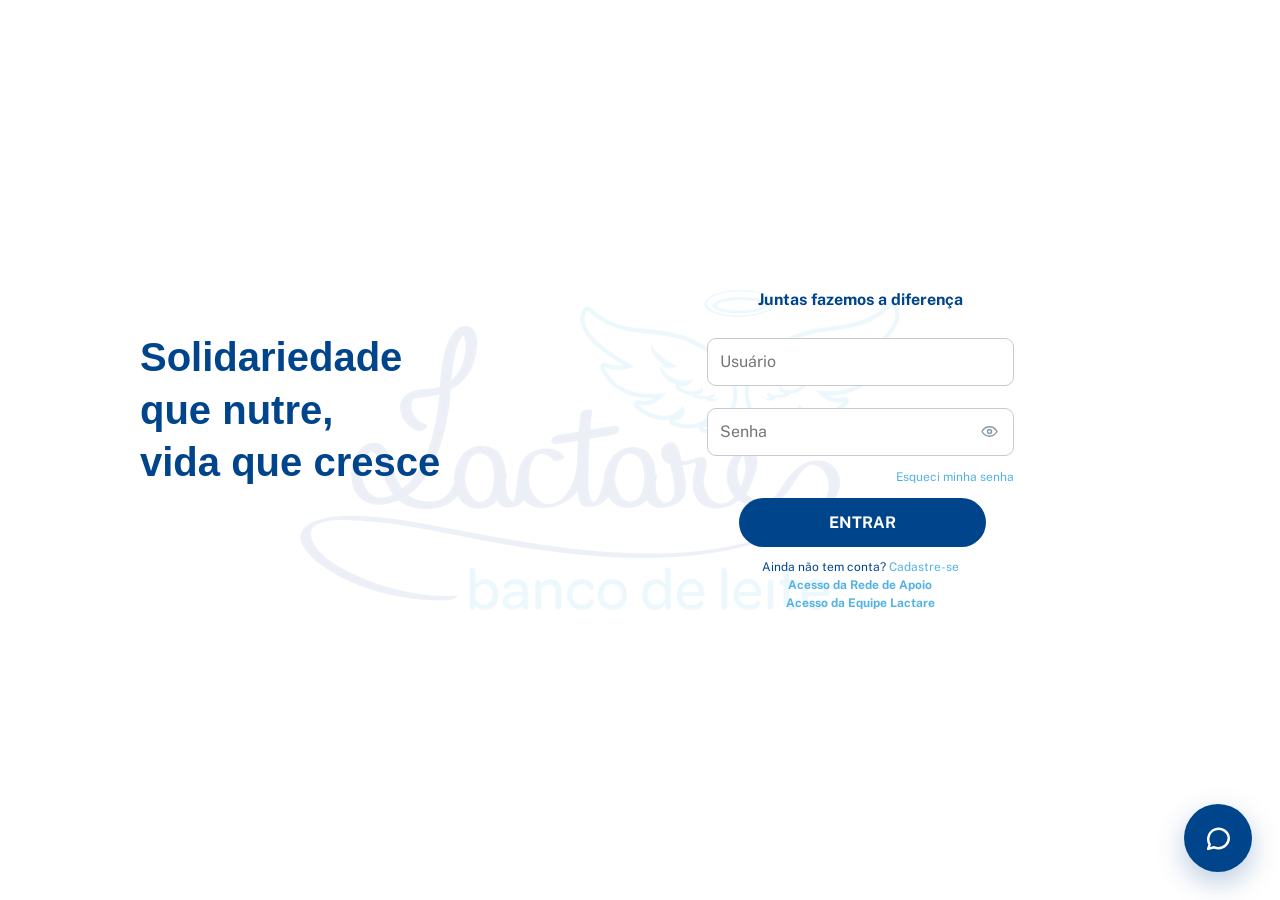
<file: index.html>
<!DOCTYPE html><html lang="pt-BR"><head><meta charset="UTF-8"><meta name="viewport" content="width=device-width, initial-scale=1.0"><meta http-equiv="refresh" content="0; url=pages/login/doadora.html"><title>Lactare</title></head><body><p>Redirecionando para o login...</p><script>window.location.replace('pages/login/doadora.html');</script></body></html>
</file>
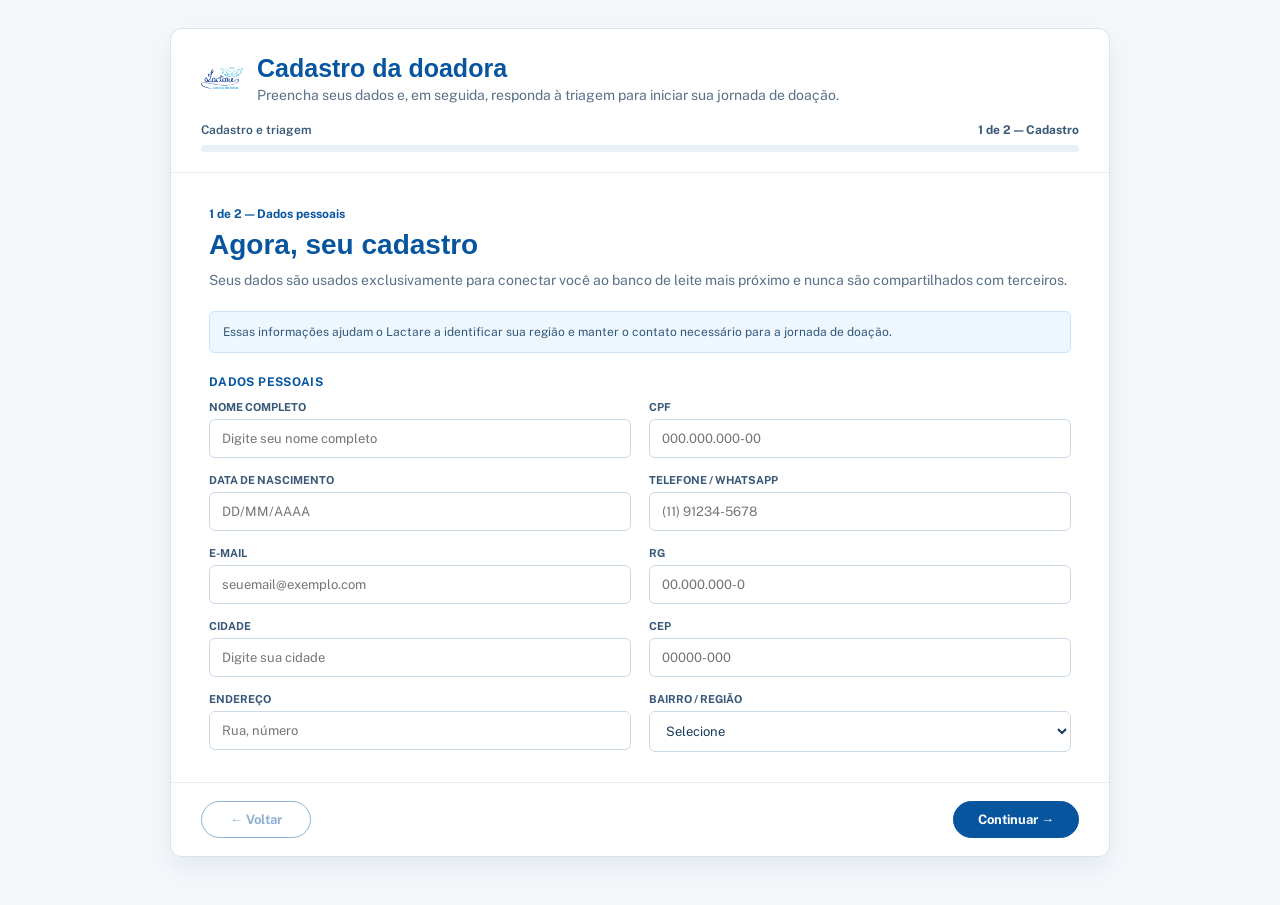
<file: pages/cadastro/doadora.html>
<!DOCTYPE html>
<html lang="pt-BR">
<head>
  <meta charset="UTF-8">
  <meta name="viewport" content="width=device-width, initial-scale=1.0">
  <title>Lactare — Cadastro da doadora</title>
  <link rel="preconnect" href="https://fonts.googleapis.com">
  <link rel="preconnect" href="https://fonts.gstatic.com" crossorigin>
  <link href="https://fonts.googleapis.com/css2?family=Public+Sans:wght@400;500;600;700&display=swap" rel="stylesheet">
  <link rel="stylesheet" href="../../assets/css/style.css">
  <style>
    /* Somente esta página: cadastro da doadora/nutriz */
    #screen-cadastro-doadora {
      min-height: 100vh;
      background: #f5f8fb;
      padding: 28px 20px 48px;
      box-sizing: border-box;
    }

    .doadora-wizard {
      width: min(940px, 100%);
      margin: 0 auto;
      background: #fff;
      border: 1px solid #d9e4ef;
      border-radius: 12px;
      box-shadow: 0 10px 28px rgba(0, 50, 100, .08);
      overflow: hidden;
    }

    .doadora-header {
      padding: 24px 30px 20px;
      border-bottom: 1px solid #e4ebf2;
    }

    .doadora-title-row {
      display: flex;
      align-items: center;
      gap: 14px;
    }

    .doadora-logo {
      width: 42px;
      height: 42px;
      object-fit: contain;
      flex: 0 0 auto;
    }

    .doadora-header h1 {
      margin: 0;
      color: #07559f;
      font-size: 25px;
      line-height: 1.2;
    }

    .doadora-header p {
      margin: 4px 0 0;
      color: #58708a;
      font-size: 14px;
    }

    .doadora-progress-head {
      display: flex;
      justify-content: space-between;
      align-items: center;
      gap: 16px;
      margin-top: 20px;
      color: #365777;
      font-size: 12px;
      font-weight: 600;
    }

    .doadora-progress {
      height: 7px;
      background: #e8f0f8;
      border-radius: 99px;
      overflow: hidden;
      margin-top: 8px;
    }

    .doadora-progress > span {
      display: block;
      height: 100%;
      width: 0;
      background: #07559f;
      border-radius: 99px;
      transition: width .2s ease;
    }

    .doadora-panel {
      display: none;
    }

    .doadora-panel.is-active {
      display: block;
    }

    .doadora-body {
      padding: 34px 38px 30px;
    }

    .doadora-kicker {
      color: #07559f;
      font-size: 12px;
      font-weight: 700;
      margin-bottom: 7px;
    }

    .doadora-body h2 {
      color: #07559f;
      font-size: 28px;
      line-height: 1.2;
      margin: 0 0 8px;
    }

    .doadora-description {
      margin: 0 0 20px;
      color: #58708a;
      font-size: 14px;
      line-height: 1.55;
    }

    .doadora-notice {
      background: #eef6ff;
      border: 1px solid #c9e0f6;
      color: #315979;
      border-radius: 6px;
      padding: 11px 13px;
      font-size: 12px;
      line-height: 1.5;
      margin-bottom: 22px;
    }

    .doadora-section-title {
      color: #07559f;
      font-size: 12px;
      font-weight: 700;
      letter-spacing: .03em;
      margin: 20px 0 12px;
    }

    .doadora-grid {
      display: grid;
      grid-template-columns: 1fr 1fr;
      gap: 16px 18px;
    }

    .doadora-field label {
      display: block;
      color: #365777;
      font-size: 11px;
      font-weight: 700;
      margin-bottom: 6px;
      text-transform: uppercase;
    }

    .doadora-field input,
    .doadora-field select,
    .doadora-field textarea {
      width: 100%;
      box-sizing: border-box;
      border: 1px solid #ccd9e6;
      border-radius: 6px;
      background: #fff;
      color: #193c5d;
      font: inherit;
      font-size: 13px;
      padding: 11px 12px;
      outline: none;
    }

    .doadora-field textarea {
      min-height: 88px;
      resize: vertical;
    }

    .doadora-field input:focus,
    .doadora-field select:focus,
    .doadora-field textarea:focus {
      border-color: #07559f;
      box-shadow: 0 0 0 2px rgba(7, 85, 159, .10);
    }

    .doadora-field.invalid input,
    .doadora-field.invalid select,
    .doadora-field.invalid textarea {
      border-color: #c23b3b;
    }

    .doadora-error {
      color: #a52f2f;
      font-size: 11px;
      margin-top: 5px;
    }

    .doadora-check {
      display: flex;
      align-items: flex-start;
      gap: 9px;
      color: #365777;
      font-size: 12px;
      line-height: 1.45;
      margin: 12px 0;
    }

    .doadora-check input {
      margin-top: 2px;
      accent-color: #07559f;
      flex: 0 0 auto;
    }

    .doadora-question {
      max-width: 700px;
      margin: 0 auto;
    }

    .doadora-question-head {
      display: flex;
      justify-content: space-between;
      align-items: center;
      color: #4e6b88;
      font-size: 12px;
      font-weight: 600;
      margin-bottom: 22px;
    }

    .doadora-question h2 {
      text-align: center;
      font-size: 27px;
      margin-bottom: 26px;
    }

    .answer-list {
      display: grid;
      gap: 10px;
    }

    .answer-option {
      position: relative;
      display: flex;
      align-items: center;
      min-height: 54px;
      box-sizing: border-box;
      border: 1px solid #d6e0e9;
      border-radius: 8px;
      padding: 0 18px;
      color: #173f64;
      background: #fff;
      cursor: pointer;
      font-size: 13px;
      font-weight: 600;
      transition: border-color .15s ease, background .15s ease;
    }

    .answer-option:hover {
      border-color: #75aee0;
    }

    .answer-option.selected {
      border-color: #3e99e7;
      background: #eef6ff;
    }

    .answer-option input {
      appearance: none;
      width: 17px;
      height: 17px;
      border: 1px solid #9db1c5;
      border-radius: 50%;
      margin: 0 13px 0 0;
      position: relative;
      flex: 0 0 auto;
    }

    .answer-option input:checked {
      border-color: #07559f;
    }

    .answer-option input:checked::after {
      content: '';
      width: 9px;
      height: 9px;
      border-radius: 50%;
      background: #07559f;
      position: absolute;
      top: 3px;
      left: 3px;
    }

    .doadora-info {
      margin-top: 18px;
      padding: 12px 14px;
      border-radius: 8px;
      background: #f0f7ff;
      color: #45637e;
      font-size: 12px;
      line-height: 1.5;
    }

    .doadora-success {
      text-align: center;
      padding: 44px 20px 52px;
    }

    .doadora-success-icon {
      width: 72px;
      height: 72px;
      border-radius: 50%;
      background: #e9f4ff;
      color: #07559f;
      display: grid;
      place-items: center;
      margin: 0 auto 20px;
      font-size: 38px;
      font-weight: 700;
    }

    .doadora-success h2 {
      margin-bottom: 12px;
    }

    .doadora-success p {
      max-width: 560px;
      margin: 0 auto;
      color: #4f6c87;
      line-height: 1.6;
      font-size: 14px;
    }

    .doadora-footer {
      display: flex;
      justify-content: space-between;
      gap: 14px;
      align-items: center;
      border-top: 1px solid #e4ebf2;
      padding: 18px 30px;
      background: #fff;
    }

    .doadora-btn {
      border: 1px solid #07559f;
      border-radius: 22px;
      padding: 10px 24px;
      min-width: 110px;
      font: inherit;
      font-size: 13px;
      font-weight: 700;
      cursor: pointer;
      background: #fff;
      color: #07559f;
    }

    .doadora-btn.primary {
      background: #07559f;
      color: #fff;
    }

    .doadora-btn.primary:hover {
      background: #064982;
    }

    .doadora-btn:disabled {
      opacity: .45;
      cursor: not-allowed;
    }

    .doadora-spacer {
      min-height: 1px;
    }

    @media (max-width: 720px) {
      #screen-cadastro-doadora { padding: 12px; }
      .doadora-header, .doadora-body { padding-left: 20px; padding-right: 20px; }
      .doadora-footer { padding: 15px 20px; }
      .doadora-grid { grid-template-columns: 1fr; }
      .doadora-header h1 { font-size: 21px; }
      .doadora-body h2, .doadora-question h2 { font-size: 23px; }
    }
  </style>
</head>
<body>
  <main id="screen-cadastro-doadora">
    <div class="doadora-wizard">
      <header class="doadora-header">
        <div class="doadora-title-row">
          <img class="doadora-logo" src="../../assets/images/lactare-logo.png" alt="Lactare">
          <div>
            <h1>Cadastro da doadora</h1>
            <p>Preencha seus dados e, em seguida, responda à triagem para iniciar sua jornada de doação.</p>
          </div>
        </div>
        <div class="doadora-progress-head">
          <span id="doadora-progress-label">Cadastro e triagem</span>
          <strong id="doadora-step-label">1 de 2 — Cadastro</strong>
        </div>
        <div class="doadora-progress"><span id="doadora-progress-bar"></span></div>
      </header>

      <!-- CADASTRO 1 -->
      <section class="doadora-panel is-active" data-panel="1">
        <div class="doadora-body">
          <div class="doadora-kicker">1 de 2 — Dados pessoais</div>
          <h2>Agora, seu cadastro</h2>
          <p class="doadora-description">Seus dados são usados exclusivamente para conectar você ao banco de leite mais próximo e nunca são compartilhados com terceiros.</p>
          <div class="doadora-notice">Essas informações ajudam o Lactare a identificar sua região e manter o contato necessário para a jornada de doação.</div>
          <div class="doadora-section-title">DADOS PESSOAIS</div>
          <div class="doadora-grid">
            <div class="doadora-field"><label>Nome completo</label><input id="dados-nome" required placeholder="Digite seu nome completo"></div>
            <div class="doadora-field"><label>CPF</label><input id="dados-cpf" required maxlength="14" placeholder="000.000.000-00"></div>
            <div class="doadora-field"><label>Data de nascimento</label><input id="dados-nascimento" required placeholder="DD/MM/AAAA"></div>
            <div class="doadora-field"><label>Telefone / WhatsApp</label><input id="dados-telefone" required placeholder="(11) 91234-5678"></div>
            <div class="doadora-field"><label>E-mail</label><input id="dados-email" required type="email" placeholder="seuemail@exemplo.com"></div>
            <div class="doadora-field"><label>RG</label><input id="dados-rg" required placeholder="00.000.000-0"></div>
            <div class="doadora-field"><label>Cidade</label><input id="dados-cidade" required placeholder="Digite sua cidade"></div>
            <div class="doadora-field"><label>CEP</label><input id="dados-cep" required placeholder="00000-000"></div>
            <div class="doadora-field"><label>Endereço</label><input id="dados-endereco" required placeholder="Rua, número"></div>
            <div class="doadora-field"><label>Bairro / Região</label><select id="dados-bairro" required><option value="">Selecione</option><option>Centro</option><option>Zona Sul</option><option>Zona Norte</option><option>Zona Leste</option><option>Zona Oeste</option></select></div>
          </div>
        </div>
        <footer class="doadora-footer"><button class="doadora-btn" type="button" disabled>← Voltar</button><button class="doadora-btn primary" type="button" data-next>Continuar →</button></footer>
      </section>

      <!-- CADASTRO 2 -->
      <section class="doadora-panel" data-panel="2">
        <div class="doadora-body">
          <div class="doadora-kicker">2 de 2 — Complemento</div>
          <h2>Informações adicionais</h2>
          <div class="doadora-grid">
            <div class="doadora-field"><label>Data de nascimento do bebê (opcional)</label><input id="dados-bebe" type="date"></div>
            <div class="doadora-field"><label>Nome de usuário</label><input id="acesso-usuario" required placeholder="Escolha um usuário"></div>
            <div class="doadora-field"><label>E-mail de acesso</label><input id="acesso-email" required type="email" placeholder="seuemail@exemplo.com"></div>
            <div class="doadora-field"><label>Senha</label><input id="acesso-senha" required type="password" placeholder="Crie uma senha"></div>
          </div>
          <div class="doadora-field" style="margin-top:16px"><label>Mensagem (opcional)</label><textarea id="dados-mensagem" placeholder="Escreva aqui alguma informação adicional..."></textarea></div>
          <div class="doadora-section-title">CONSENTIMENTOS</div>
          <label class="doadora-check"><input id="consent-saude" required type="checkbox"><span>Consinto com a coleta dos meus dados de saúde (triagem) para fins exclusivos de avaliação pelo banco de leite.</span></label>
          <label class="doadora-check"><input id="consent-contato" required type="checkbox"><span>Aceito que a equipe do Lactare entre em contato via WhatsApp/e-mail para agendar a coleta.</span></label>
          <label class="doadora-check"><input id="consent-termos" required type="checkbox"><span>Concordo com os <strong>Termos de Uso e Política de Privacidade.</strong></span></label>
        </div>
        <footer class="doadora-footer"><button class="doadora-btn" type="button" data-prev>← Voltar</button><button class="doadora-btn primary" type="button" data-next>Continuar para a triagem →</button></footer>
      </section>

      <!-- TRIAGEM 1 -->
      <section class="doadora-panel" data-panel="3">
        <div class="doadora-body doadora-question">
          <div class="doadora-question-head"><span>Triagem</span><strong>Pergunta 1 de 6</strong></div>
          <h2>Você está amamentando atualmente?</h2>
          <div class="answer-list">
            <label class="answer-option"><input type="radio" name="triagem-amamentando" value="Sim, amamentando">Sim, estou amamentando</label>
            <label class="answer-option"><input type="radio" name="triagem-amamentando" value="Ainda não">Ainda não</label>
            <label class="answer-option"><input type="radio" name="triagem-amamentando" value="Não estou mais">Não estou mais</label>
          </div>
        </div>
        <footer class="doadora-footer"><button class="doadora-btn" type="button" data-prev>← Voltar</button><button class="doadora-btn primary" type="button" data-next>Continuar →</button></footer>
      </section>

      <!-- TRIAGEM 2 -->
      <section class="doadora-panel" data-panel="4">
        <div class="doadora-body doadora-question">
          <div class="doadora-question-head"><span>Triagem</span><strong>Pergunta 2 de 6</strong></div>
          <h2>Qual a idade aproximada do seu bebê?</h2>
          <div class="answer-list">
            <label class="answer-option"><input type="radio" name="triagem-idade" value="Menos de 1 mês">Menos de 1 mês</label>
            <label class="answer-option"><input type="radio" name="triagem-idade" value="1 a 3 meses">1 a 3 meses</label>
            <label class="answer-option"><input type="radio" name="triagem-idade" value="3 a 6 meses">3 a 6 meses</label>
            <label class="answer-option"><input type="radio" name="triagem-idade" value="6 a 12 meses">6 a 12 meses</label>
            <label class="answer-option"><input type="radio" name="triagem-idade" value="Mais de 12 meses">Mais de 12 meses</label>
            <label class="answer-option"><input type="radio" name="triagem-idade" value="Não se aplica">Não se aplica</label>
          </div>
        </div>
        <footer class="doadora-footer"><button class="doadora-btn" type="button" data-prev>← Voltar</button><button class="doadora-btn primary" type="button" data-next>Continuar →</button></footer>
      </section>

      <!-- TRIAGEM 3 -->
      <section class="doadora-panel" data-panel="5">
        <div class="doadora-body doadora-question">
          <div class="doadora-question-head"><span>Triagem</span><strong>Pergunta 3 de 6</strong></div>
          <h2>Você está tomando algum medicamento?</h2>
          <div class="answer-list">
            <label class="answer-option"><input type="radio" name="triagem-medicamento" value="Sim">Sim</label>
            <label class="answer-option"><input type="radio" name="triagem-medicamento" value="Não">Não</label>
          </div>
          <div class="doadora-info">ⓘ Alguns medicamentos podem interferir na doação de leite. Suas respostas nos ajudam a orientar você com segurança.</div>
        </div>
        <footer class="doadora-footer"><button class="doadora-btn" type="button" data-prev>← Voltar</button><button class="doadora-btn primary" type="button" data-next>Continuar →</button></footer>
      </section>

      <!-- TRIAGEM 4 -->
      <section class="doadora-panel" data-panel="6">
        <div class="doadora-body doadora-question">
          <div class="doadora-question-head"><span>Triagem</span><strong>Pergunta 4 de 6</strong></div>
          <h2>Você fuma?</h2>
          <div class="answer-list">
            <label class="answer-option"><input type="radio" name="triagem-fuma" value="Sim">Sim</label>
            <label class="answer-option"><input type="radio" name="triagem-fuma" value="Não">Não</label>
          </div>
        </div>
        <footer class="doadora-footer"><button class="doadora-btn" type="button" data-prev>← Voltar</button><button class="doadora-btn primary" type="button" data-next>Continuar →</button></footer>
      </section>

      <!-- TRIAGEM 5 -->
      <section class="doadora-panel" data-panel="7">
        <div class="doadora-body doadora-question">
          <div class="doadora-question-head"><span>Triagem</span><strong>Pergunta 5 de 6</strong></div>
          <h2>Você realizou exames de sangue (pré-natal ou pós-natal) nos últimos 6 meses?</h2>
          <div class="answer-list">
            <label class="answer-option"><input type="radio" name="triagem-exames" value="Sim">Sim</label>
            <label class="answer-option"><input type="radio" name="triagem-exames" value="Não">Não</label>
          </div>
        </div>
        <footer class="doadora-footer"><button class="doadora-btn" type="button" data-prev>← Voltar</button><button class="doadora-btn primary" type="button" data-next>Continuar →</button></footer>
      </section>

      <!-- TRIAGEM 6 -->
      <section class="doadora-panel" data-panel="8">
        <div class="doadora-body doadora-question">
          <div class="doadora-question-head"><span>Triagem</span><strong>Pergunta 6 de 6</strong></div>
          <h2>Você já doou leite anteriormente?</h2>
          <div class="answer-list">
            <label class="answer-option"><input type="radio" name="triagem-doou" value="Sim">Sim</label>
            <label class="answer-option"><input type="radio" name="triagem-doou" value="Não">Não</label>
          </div>
        </div>
        <footer class="doadora-footer"><button class="doadora-btn" type="button" data-prev>← Voltar</button><button class="doadora-btn primary" type="button" id="btn-finalizar-triagem">Finalizar triagem →</button></footer>
      </section>

      <!-- CONCLUSÃO -->
      <section class="doadora-panel" data-panel="9">
        <div class="doadora-success">
          <div class="doadora-success-icon">✓</div>
          <h2>Triagem concluída!</h2>
          <p>Obrigada por responder. Sua triagem foi enviada para a equipe Lactare e está aguardando análise.</p>
          <div class="doadora-notice" style="margin-top:18px"><strong>Próximo passo</strong><br>A equipe irá analisar suas respostas. Quando sua triagem for aprovada, o agendamento da coleta será liberado.</div>
        </div>
        <footer class="doadora-footer"><span class="doadora-spacer"></span><button class="doadora-btn primary" type="button" id="btn-concluir-cadastro">Concluir cadastro →</button></footer>
      </section>
    </div>
  </main>

  <script src="../../assets/js/api-client.js"></script>
  <script src="../../assets/js/script.js"></script>
  <script>
    (function () {
      const panels = Array.from(document.querySelectorAll('.doadora-panel'));
      const progressBar = document.getElementById('doadora-progress-bar');
      const progressLabel = document.getElementById('doadora-progress-label');
      const stepLabel = document.getElementById('doadora-step-label');
      let current = 1;
      const total = panels.length;

      function panel(n) { return panels.find(p => Number(p.dataset.panel) === n); }

      function clearErrors(p) {
        p.querySelectorAll('.doadora-field.invalid').forEach(el => el.classList.remove('invalid'));
        p.querySelectorAll('.doadora-error').forEach(el => el.remove());
      }

      function addError(field, text) {
        const wrapper = field.closest('.doadora-field');
        if (!wrapper) return;
        wrapper.classList.add('invalid');
        const msg = document.createElement('div');
        msg.className = 'doadora-error';
        msg.textContent = text || 'Preencha este campo.';
        wrapper.appendChild(msg);
      }

      function validateFormPanel(n) {
        const p = panel(n);
        clearErrors(p);
        let ok = true;
        p.querySelectorAll('[required]').forEach(field => {
          if (field.type === 'checkbox' && !field.checked) { addError(field, 'Você precisa aceitar este item.'); ok = false; }
          else if (field.type !== 'checkbox' && !String(field.value || '').trim()) { addError(field, 'Preencha este campo.'); ok = false; }
        });
        const cpf = p.querySelector('#dados-cpf');
        if (cpf && cpf.value && cpf.value.replace(/\D/g, '').length !== 11) { addError(cpf, 'Informe um CPF com 11 números.'); ok = false; }
        const nasc = p.querySelector('#dados-nascimento');
        if (nasc && nasc.value.trim() && !isValidBrPastDate(nasc.value.trim())) {
          addError(nasc, 'Use o formato DD/MM/AAAA com uma data real (ex.: 12/03/1992).'); ok = false;
        }
        return ok;
      }

      function isValidBrPastDate(v) {
        const m = /^(\d{2})\/(\d{2})\/(\d{4})$/.exec(v);
        if (!m) return false;
        const d = +m[1], mo = +m[2], y = +m[3];
        const dt = new Date(y, mo - 1, d);
        if (dt.getFullYear() !== y || dt.getMonth() !== mo - 1 || dt.getDate() !== d) return false;
        return y >= 1900 && dt < new Date();
      }

      function validateQuestion(n) {
        const p = panel(n);
        const checked = p.querySelector('input[type="radio"]:checked');
        if (checked) return true;
        alert('Selecione uma opção para continuar.');
        return false;
      }

      function saveDraft() {
        const data = {
          nome: document.getElementById('dados-nome').value.trim(),
          cpf: document.getElementById('dados-cpf').value.trim(),
          nascimento: document.getElementById('dados-nascimento').value.trim(),
          telefone: document.getElementById('dados-telefone').value.trim(),
          email: document.getElementById('dados-email').value.trim(),
          rg: document.getElementById('dados-rg').value.trim(),
          cidade: document.getElementById('dados-cidade').value.trim(),
          cep: document.getElementById('dados-cep').value.trim(),
          endereco: document.getElementById('dados-endereco').value.trim(),
          bairro: document.getElementById('dados-bairro').value,
          bebe: document.getElementById('dados-bebe').value,
          mensagem: document.getElementById('dados-mensagem').value.trim(),
          usuario: document.getElementById('acesso-usuario').value.trim(),
          senha: document.getElementById('acesso-senha').value,
          emailAcesso: document.getElementById('acesso-email').value.trim(),
          salvoEm: new Date().toISOString()
        };
        return data;
      }

      async function saveCompleted() {
        const draft = saveDraft();
        const answers = {};
        document.querySelectorAll('input[type="radio"]:checked').forEach(input => answers[input.name] = input.value);
        const payload = {
          cpf: draft.cpf.replace(/\D/g, ''), rg: draft.rg.replace(/\D/g, ''), nome: draft.nome, dataNascimento: parseBrDate(draft.nascimento),
          telefone: draft.telefone, email: draft.emailAcesso || draft.email, endereco: draft.endereco,
          bairro: draft.bairro, cidade: draft.cidade, cep: draft.cep.replace(/\D/g, ''), usuario: draft.usuario, senha: draft.senha
        };
        const btn=document.getElementById('btn-finalizar-triagem');
        if(btn){btn.disabled=true;btn.textContent='Enviando triagem...';}
        try {
          if (!window.__doadoraCriada) {
            window.__doadoraCriada = await LactareAPI.cadastrarDoadora(payload);
          }
          const doadora = window.__doadoraCriada;
          const auth = await LactareAPI.login(payload.usuario, payload.senha);
          localStorage.setItem('lactare_token', auth.token);
          localStorage.setItem('lactare_session', JSON.stringify(auth));
          const triagem = await LactareAPI.criarTriagem({
            doadoraId: doadora.id,
            amamentando: answers['triagem-amamentando'] || 'Não informado',
            idadeBebe: answers['triagem-idade'] || 'Não informado',
            medicamento: answers['triagem-medicamento'] || 'Não informado',
            fuma: answers['triagem-fuma'] || 'Não informado',
            examesRecentes: answers['triagem-exames'] || 'Não informado',
            jaDoou: answers['triagem-doou'] || 'Não informado'
          });
          localStorage.setItem('lactare_session', JSON.stringify({ perfil:'DOADORA', usuarioId:doadora.id, nome:doadora.nome }));
          return true;
        } catch(e) {
          const err=document.getElementById('cadastro-error');
          if(err){err.hidden=false;err.textContent=e.message;}
          else alert(e.message);
          return false;
        } finally { if(btn){btn.disabled=false;btn.textContent='Finalizar triagem →';} }
      }

      const nascInput = document.getElementById('dados-nascimento');
      if (nascInput) {
        nascInput.setAttribute('inputmode', 'numeric'); nascInput.setAttribute('maxlength', '10');
        nascInput.addEventListener('input', function () {
          const d = this.value.replace(/\D/g, '').slice(0, 8);
          this.value = d.length > 4 ? d.slice(0, 2) + '/' + d.slice(2, 4) + '/' + d.slice(4) : d.length > 2 ? d.slice(0, 2) + '/' + d.slice(2) : d;
        });
      }

      function parseBrDate(value){
        const p=(value||'').split('/');
        if(p.length===3) return p[2]+'-'+String(p[1]).padStart(2,'0')+'-'+String(p[0]).padStart(2,'0');
        return value;
      }

      function render() {
        panels.forEach(p => p.classList.toggle('is-active', Number(p.dataset.panel) === current));
        const pct = ((current - 1) / (total - 1)) * 100;
        progressBar.style.width = pct + '%';
        if (current <= 2) {
          progressLabel.textContent = 'Cadastro e triagem';
          stepLabel.textContent = current + ' de 2 — Cadastro';
        } else if (current <= 8) {
          progressLabel.textContent = 'Triagem';
          stepLabel.textContent = 'Pergunta ' + (current - 2) + ' de 6';
        } else {
          progressLabel.textContent = 'Concluído';
          stepLabel.textContent = 'Triagem concluída';
        }
        window.scrollTo({ top: 0, behavior: 'smooth' });
      }

      document.querySelectorAll('[data-next]').forEach(btn => {
        btn.addEventListener('click', function () {
          if (current <= 2 && !validateFormPanel(current)) return;
          if (current === 2) saveDraft();
          if (current >= 3 && current <= 8 && !validateQuestion(current)) return;
          if (current < total) { current++; render(); }
        });
      });

      document.querySelectorAll('[data-prev]').forEach(btn => {
        btn.addEventListener('click', function () {
          if (current > 1) { current--; render(); }
        });
      });

      document.querySelectorAll('.answer-option input').forEach(input => {
        input.addEventListener('change', function () {
          document.querySelectorAll('input[name="' + CSS.escape(this.name) + '"]').forEach(i => i.closest('.answer-option').classList.toggle('selected', i.checked));
        });
      });

      document.getElementById('btn-finalizar-triagem').addEventListener('click', async function () {
        if (!validateQuestion(current)) return;
        const ok = await saveCompleted();
        if(ok){ current = 9; render(); }
      });

      document.getElementById('btn-concluir-cadastro').addEventListener('click', function () {
        if (typeof goToLogin === 'function') goToLogin();
        else window.location.href = '../../pages/login/doadora.html';
      });

      render();
    })();
  </script>
</body>
</html>
</file>
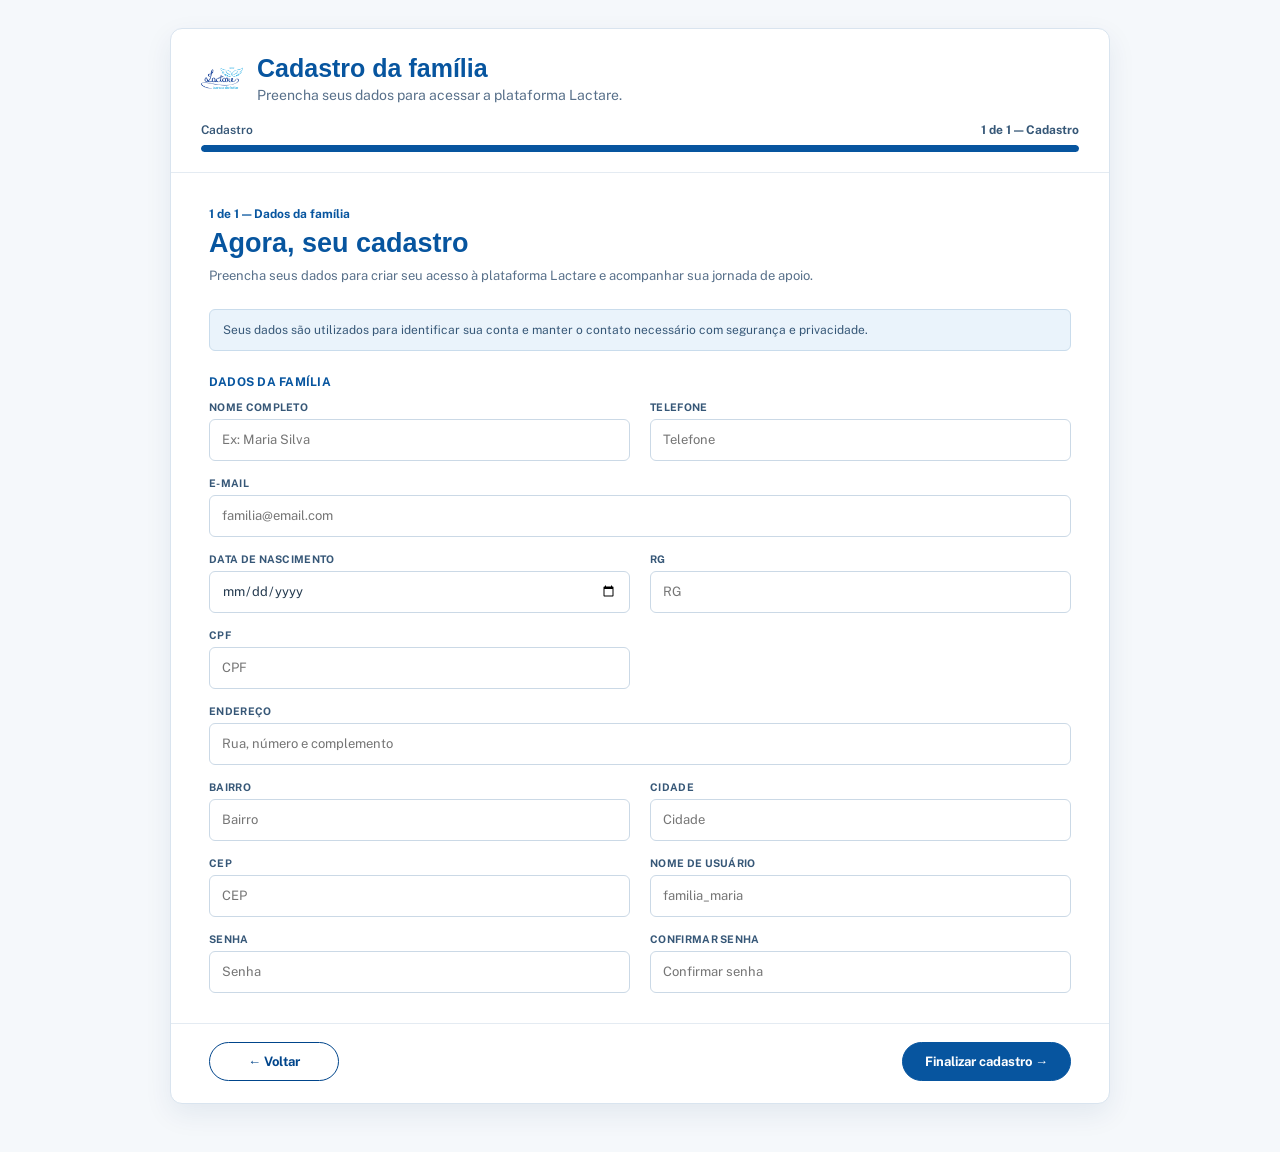
<file: pages/cadastro/familia.html>
<!DOCTYPE html>
<html lang="pt-BR">
<head>
  <meta charset="UTF-8">
  <meta name="viewport" content="width=device-width, initial-scale=1.0">
  <title>Lactare — Cadastro da Família</title>
  <link rel="preconnect" href="https://fonts.googleapis.com">
  <link rel="preconnect" href="https://fonts.gstatic.com" crossorigin>
  <link href="https://fonts.googleapis.com/css2?family=Public+Sans:wght@400;500;600;700&display=swap" rel="stylesheet">
  <link rel="stylesheet" href="../../assets/css/style.css">
  <style>
    /* Alteração visual somente do cadastro da família */
    #screen-cadastro-familia {
      min-height: 100vh;
      background: #f5f8fb;
      padding: 28px 20px 48px;
      box-sizing: border-box;
    }

    .familia-wizard {
      width: min(940px, 100%);
      margin: 0 auto;
      background: #fff;
      border: 1px solid #d9e4ef;
      border-radius: 12px;
      box-shadow: 0 10px 28px rgba(0, 50, 100, .08);
      overflow: hidden;
    }

    .familia-header {
      padding: 24px 30px 20px;
      border-bottom: 1px solid #e4ebf2;
    }

    .familia-title-row {
      display: flex;
      align-items: center;
      gap: 14px;
    }

    .familia-logo {
      width: 42px;
      height: 42px;
      object-fit: contain;
      flex: 0 0 auto;
    }

    .familia-header h1 {
      margin: 0;
      color: #07559f;
      font-size: 25px;
      line-height: 1.2;
    }

    .familia-header p {
      margin: 4px 0 0;
      color: #58708a;
      font-size: 14px;
    }

    .familia-progress-head {
      display: flex;
      justify-content: space-between;
      align-items: center;
      gap: 16px;
      margin-top: 20px;
      color: #365777;
      font-size: 12px;
      font-weight: 600;
    }

    .familia-progress {
      height: 7px;
      background: #e8f0f8;
      border-radius: 99px;
      overflow: hidden;
      margin-top: 8px;
    }

    .familia-progress > span {
      display: block;
      height: 100%;
      width: 100%;
      background: #07559f;
      border-radius: 99px;
    }

    .familia-body {
      padding: 34px 38px 30px;
    }

    .familia-step {
      color: #07559f;
      font-size: 12px;
      font-weight: 700;
      margin-bottom: 6px;
    }

    .familia-body h2 {
      margin: 0;
      color: #07559f;
      font-size: 27px;
      line-height: 1.2;
    }

    .familia-description {
      margin: 7px 0 22px;
      color: #58708a;
      font-size: 13px;
      line-height: 1.55;
      max-width: 760px;
    }

    .familia-notice {
      background: #eaf3fb;
      border: 1px solid #c9dcec;
      color: #365777;
      border-radius: 6px;
      padding: 11px 13px;
      font-size: 12px;
      line-height: 1.5;
      margin-bottom: 24px;
    }

    .familia-section-title {
      color: #07559f;
      font-size: 12px;
      font-weight: 700;
      margin-bottom: 12px;
      letter-spacing: .02em;
    }

    .familia-form-grid {
      display: grid;
      grid-template-columns: 1fr 1fr;
      gap: 16px 20px;
    }

    .familia-field.full {
      grid-column: 1 / -1;
    }

    .familia-field label {
      display: block;
      color: #365777;
      font-size: 10.5px;
      font-weight: 700;
      margin-bottom: 6px;
      letter-spacing: .03em;
    }

    .familia-field input {
      width: 100%;
      height: 42px;
      border: 1px solid #cbd9e6;
      border-radius: 6px;
      padding: 0 12px;
      color: #253b50;
      background: #fff;
      outline: none;
      font-size: 13px;
    }

    .familia-field input:focus {
      border-color: #07559f;
      box-shadow: 0 0 0 2px rgba(7, 85, 159, .08);
    }

    .familia-footer {
      display: flex;
      justify-content: space-between;
      align-items: center;
      gap: 16px;
      padding: 18px 38px 22px;
      border-top: 1px solid #e4ebf2;
    }

    .familia-footer .btn {
      min-width: 130px;
      border-radius: 999px;
      padding: 11px 22px;
    }

    .familia-footer .btn-primary {
      background: #07559f;
      border-color: #07559f;
    }

    .familia-footer .btn-primary:hover {
      background: #064986;
      border-color: #064986;
    }

    @media (max-width: 700px) {
      #screen-cadastro-familia {
        padding: 16px 10px 30px;
      }

      .familia-header {
        padding: 20px;
      }

      .familia-header h1 {
        font-size: 21px;
      }

      .familia-header p {
        font-size: 12px;
      }

      .familia-body {
        padding: 26px 20px 24px;
      }

      .familia-body h2 {
        font-size: 23px;
      }

      .familia-form-grid {
        grid-template-columns: 1fr;
      }

      .familia-field.full {
        grid-column: auto;
      }

      .familia-footer {
        padding: 16px 20px 20px;
      }
    }
  </style>
</head>
<body>
  <main id="screen-cadastro-familia">
    <div class="familia-wizard">
      <header class="familia-header">
        <div class="familia-title-row">
          <img class="familia-logo" src="../../assets/images/lactare-logo.png" alt="Lactare">
          <div>
            <h1>Cadastro da família</h1>
            <p>Preencha seus dados para acessar a plataforma Lactare.</p>
          </div>
        </div>

        <div class="familia-progress-head">
          <span>Cadastro</span>
          <strong>1 de 1 — Cadastro</strong>
        </div>
        <div class="familia-progress" aria-hidden="true"><span></span></div>
      </header>

      <section class="familia-body">
        <div class="familia-step">1 de 1 — Dados da família</div>
        <h2>Agora, seu cadastro</h2>
        <p class="familia-description">
          Preencha seus dados para criar seu acesso à plataforma Lactare e acompanhar sua jornada de apoio.
        </p>

        <div class="familia-notice">
          Seus dados são utilizados para identificar sua conta e manter o contato necessário com segurança e privacidade.
        </div>

        <div class="familia-section-title">DADOS DA FAMÍLIA</div>

        <div class="familia-form-grid">
          <div class="familia-field">
            <label for="familia-nome">NOME COMPLETO</label>
            <input id="familia-nome" placeholder="Ex: Maria Silva" type="text">
          </div>

          <div class="familia-field">
            <label for="familia-telefone">TELEFONE</label>
            <input id="familia-telefone" placeholder="Telefone" type="text">
          </div>

          <div class="familia-field full">
            <label for="familia-email">E-MAIL</label>
            <input id="familia-email" placeholder="familia@email.com" type="text">
          </div>

          <div class="familia-field">
            <label for="familia-data-nascimento">DATA DE NASCIMENTO</label>
            <input id="familia-data-nascimento" type="date">
          </div>

          <div class="familia-field">
            <label for="familia-rg">RG</label>
            <input id="familia-rg" placeholder="RG" type="text" maxlength="15">
          </div>

          <div class="familia-field">
            <label for="familia-cpf">CPF</label>
            <input id="familia-cpf" placeholder="CPF" type="text" maxlength="11">
          </div>

          <div class="familia-field full">
            <label for="familia-endereco">ENDEREÇO</label>
            <input id="familia-endereco" placeholder="Rua, número e complemento" type="text">
          </div>

          <div class="familia-field">
            <label for="familia-bairro">BAIRRO</label>
            <input id="familia-bairro" placeholder="Bairro" type="text">
          </div>

          <div class="familia-field">
            <label for="familia-cidade">CIDADE</label>
            <input id="familia-cidade" placeholder="Cidade" type="text">
          </div>

          <div class="familia-field">
            <label for="familia-cep">CEP</label>
            <input id="familia-cep" placeholder="CEP" type="text" maxlength="9">
          </div>

          <div class="familia-field">
            <label for="familia-novo-user">NOME DE USUÁRIO</label>
            <input id="familia-novo-user" placeholder="familia_maria" type="text">
          </div>

          <div class="familia-field">
            <label for="familia-nova-senha">SENHA</label>
            <input id="familia-nova-senha" placeholder="Senha" type="password">
          </div>

          <div class="familia-field">
            <label for="familia-confirma-senha">CONFIRMAR SENHA</label>
            <input id="familia-confirma-senha" placeholder="Confirmar senha" type="password">
          </div>
        </div>

        <div class="login-error" hidden id="familia-cadastro-error">
          Preencha corretamente todos os campos.
        </div>
      </section>

      <footer class="familia-footer">
        <button class="btn btn-outline" onclick="goToLoginApoio()" type="button">← Voltar</button>
        <button class="btn btn-primary" onclick="finalizarCadastroFamilia()" type="button">Finalizar cadastro →</button>
      </footer>
    </div>
  </main>

  <script src="../../assets/js/api-client.js"></script>
  <script src="../../assets/js/script.js"></script>
</body>
</html>
</file>
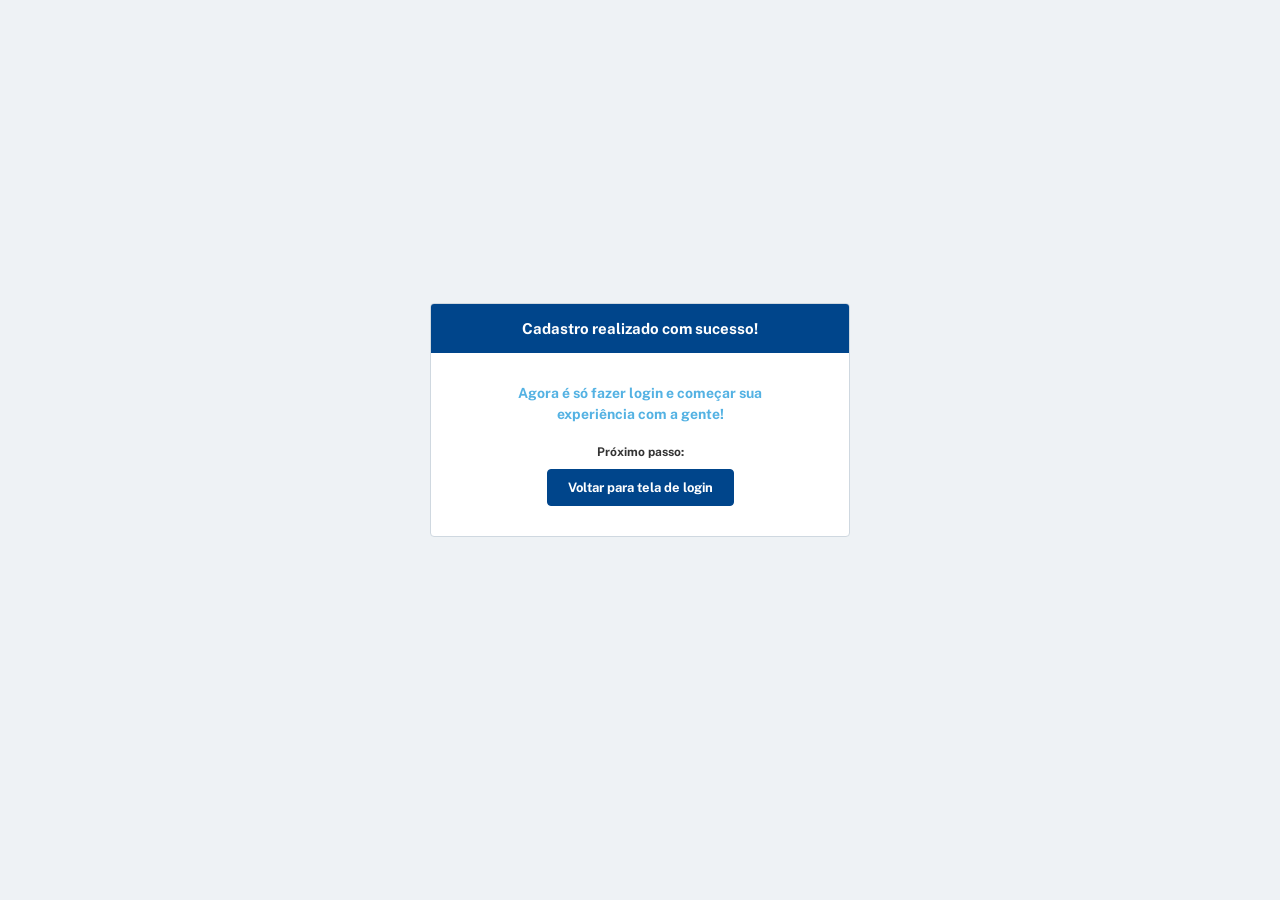
<file: pages/cadastro/sucesso.html>
<!DOCTYPE html>
<html lang="pt-BR"><head><meta charset="UTF-8"><meta name="viewport" content="width=device-width, initial-scale=1.0"><title>Lactare — Cadastro Concluído</title><link rel="preconnect" href="https://fonts.googleapis.com"><link rel="preconnect" href="https://fonts.gstatic.com" crossorigin><link href="https://fonts.googleapis.com/css2?family=Public+Sans:wght@400;500;600;700&display=swap" rel="stylesheet"><link rel="stylesheet" href="../../assets/css/style.css"></head><body>
  <svg width="0" height="0" style="position:absolute" aria-hidden="true"><defs><symbol id="icon-bell" viewBox="0 0 24 24"><path fill="currentColor" d="M12 2a1 1 0 0 1 1 1v1.06c3.39.49 6 3.4 6 6.94v4l1.6 2.13a1 1 0 0 1-.8 1.6H5.2a1 1 0 0 1-.8-1.6L6 15v-4c0-3.53 2.61-6.45 6-6.94V3a1 1 0 0 1 1-1Zm0 19.5A2.5 2.5 0 0 1 9.5 19h5A2.5 2.5 0 0 1 12 21.5Z"/></symbol></defs></svg>
<section class="screen active" id="screen-sucesso">
<div class="success-wrap">
<div class="success-card">
<div class="success-header">
          Cadastro realizado com sucesso!
        </div>
<div class="success-body">
<p>
            Agora é só fazer login e começar sua<br/>
            experiência com a gente!
          </p>
<div class="success-next-label">
            Próximo passo:
          </div>
<button class="btn btn-primary" onclick="goToLogin()" type="button">
            Voltar para tela de login
          </button>
</div>
</div>
</div>
</section><script src="../../assets/js/script.js"></script></body></html>
</file>
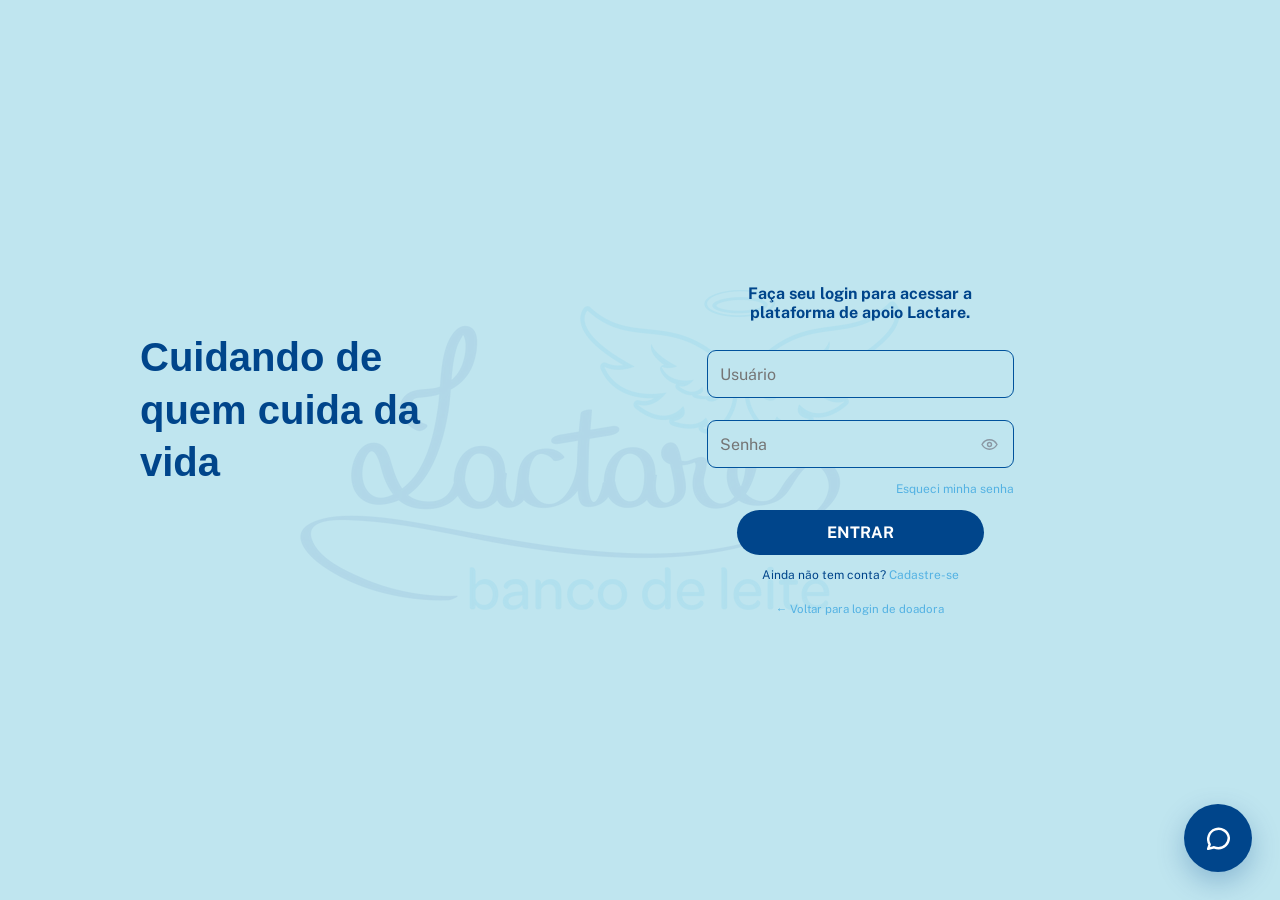
<file: pages/login/apoio.html>
<!DOCTYPE html>
<html lang="pt-BR"><head><meta charset="UTF-8"><meta name="viewport" content="width=device-width, initial-scale=1.0"><title>Lactech — Login Rede de Apoio</title><link rel="preconnect" href="https://fonts.googleapis.com"><link rel="preconnect" href="https://fonts.gstatic.com" crossorigin><link href="https://fonts.googleapis.com/css2?family=Public+Sans:wght@400;500;600;700&display=swap" rel="stylesheet"><link rel="stylesheet" href="../../assets/css/style.css"><link rel="stylesheet" href="../../assets/css/login-apoio.css"></head><body>
  <svg width="0" height="0" style="position:absolute" aria-hidden="true"><defs><symbol id="icon-bell" viewBox="0 0 24 24"><path fill="currentColor" d="M12 2a1 1 0 0 1 1 1v1.06c3.39.49 6 3.4 6 6.94v4l1.6 2.13a1 1 0 0 1-.8 1.6H5.2a1 1 0 0 1-.8-1.6L6 15v-4c0-3.53 2.61-6.45 6-6.94V3a1 1 0 0 1 1-1Zm0 19.5A2.5 2.5 0 0 1 9.5 19h5A2.5 2.5 0 0 1 12 21.5Z"/></symbol></defs></svg>
<section class="screen active" id="screen-login-apoio">
<div class="login-wrap login-apoio">
<img alt="Lactare" class="login-watermark" src="../../assets/images/lactare-logo.png"/>
<div class="login-left">
<h1>
          Cuidando de<br/>
          quem cuida da<br/>
          vida
        </h1>
</div>
<div class="login-right">
<div class="login-box">
<div class="login-tagline">
              Faça seu login para acessar
              a plataforma de apoio Lactare.
          </div>
<div class="field">
<input autocomplete="username" id="ap-user" placeholder="Usuário" type="text"/>
</div>
<div class="field password-field">
<input autocomplete="current-password" id="ap-pass" placeholder="Senha" type="password"/>
<button class="password-toggle" type="button" aria-label="Mostrar senha" onclick="togglePasswordVisibility('ap-pass', this)"><svg viewBox="0 0 24 24" aria-hidden="true"><path d="M2.5 12s3.5-6 9.5-6 9.5 6 9.5 6-3.5 6-9.5 6-9.5-6-9.5-6Z"></path><circle cx="12" cy="12" r="2.5"></circle></svg></button>
</div>
<div class="forgot-row">
<span class="link" role="button" tabindex="0" onclick="goToRecuperarSenha()">Esqueci minha senha</span>
</div>
<div class="login-error" hidden="" id="ap-login-error">

            Usuário ou senha inválidos.

          </div>
<button class="btn btn-primary btn-block" onclick="loginApoio()" type="button">

            ENTRAR

          </button>
<div class="login-footnote">

            Ainda não tem conta?

            <span class="link" onclick="goToCadastroFamilia()">

              Cadastre-se

            </span>
</div>
<div class="team-access">
<span class="link-sm" onclick="goToLogin()">

              ← Voltar para login de doadora

            </span>
</div>
</div>
</div>
</div>
</section>  <!-- CHATBOT LACTARE -->
  <div class="lactare-chatbot" id="lactare-chatbot" aria-live="polite">
    <button class="lactare-chat-toggle" id="lactare-chat-toggle" type="button" aria-label="Abrir Assistente Lactare" onclick="toggleLactareChat()">
      <svg class="chat-bubble-svg" viewBox="0 0 24 24" aria-hidden="true">
        <path d="M20 11.5a8 8 0 0 1-8 8 8.9 8.9 0 0 1-3.4-.68L4 20l1.18-3.43A8 8 0 1 1 20 11.5Z"></path>
      </svg>
    </button>

    <div class="lactare-chat-window" id="lactare-chat-window" hidden>
      <div class="lactare-chat-header">
        <div class="chat-title-wrap">
          <span class="chat-header-icon">
            <svg class="chat-bubble-svg" viewBox="0 0 24 24" aria-hidden="true">
              <path d="M20 11.5a8 8 0 0 1-8 8 8.9 8.9 0 0 1-3.4-.68L4 20l1.18-3.43A8 8 0 1 1 20 11.5Z"></path>
            </svg>
          </span>
          <div>
            <strong>Assistente Lactare</strong>
            <small>Como posso ajudar?</small>
          </div>
        </div>
        <button class="chat-close" type="button" aria-label="Fechar chat" onclick="closeLactareChat()">×</button>
      </div>

      <div class="lactare-chat-messages" id="lactare-chat-messages">
        <div class="chat-message bot greeting-message">
          <div class="bot-avatar">
            <img src="../../assets/images/lactare-logo.png" alt="Lactare">
          </div>
          <div class="bot-greeting-content">
            <strong>Olá! 👋</strong>
            <p>Eu sou a Assistente Lactare e estou aqui para ajudar.</p>
            <p>Como posso ajudar você hoje?</p>
          </div>
        </div>
      </div>

      <div class="lactare-chat-faq-title">Perguntas frequentes</div>
      <div class="lactare-chat-quick">
        <button type="button" onclick="sendLactareQuick('Como funciona a Rede de Apoio?')"><span class="faq-icon">👥</span><span>Como funciona a Rede de Apoio?</span><b>›</b></button>
        <button type="button" onclick="sendLactareQuick('Como agendar um atendimento?')"><span class="faq-icon">📅</span><span>Como agendar um atendimento?</span><b>›</b></button>
        <button type="button" onclick="sendLactareQuick('Como atualizar meus dados?')"><span class="faq-icon">👤</span><span>Como atualizar meus dados?</span><b>›</b></button>
        <button type="button" onclick="sendLactareQuick('Quero falar com a equipe Lactare')"><span class="faq-icon">🎧</span><span>Quero falar com a equipe Lactare</span><b>›</b></button>
        <button type="button" onclick="sendLactareQuick('Preciso de ajuda com meu atendimento')"><span class="faq-icon">💙</span><span>Preciso de ajuda com meu atendimento</span><b>›</b></button>
      </div>

      <form class="lactare-chat-input" onsubmit="sendLactareMessage(event)">
        <input id="lactare-chat-text" type="text" placeholder="Digite sua mensagem..." autocomplete="off" aria-label="Mensagem" />
        <button type="submit" aria-label="Enviar mensagem">➤</button>
      </form>
    </div>
  </div>

<script src="../../assets/js/api-client.js"></script>
  <script src="../../assets/js/script.js"></script></body></html>
</file>
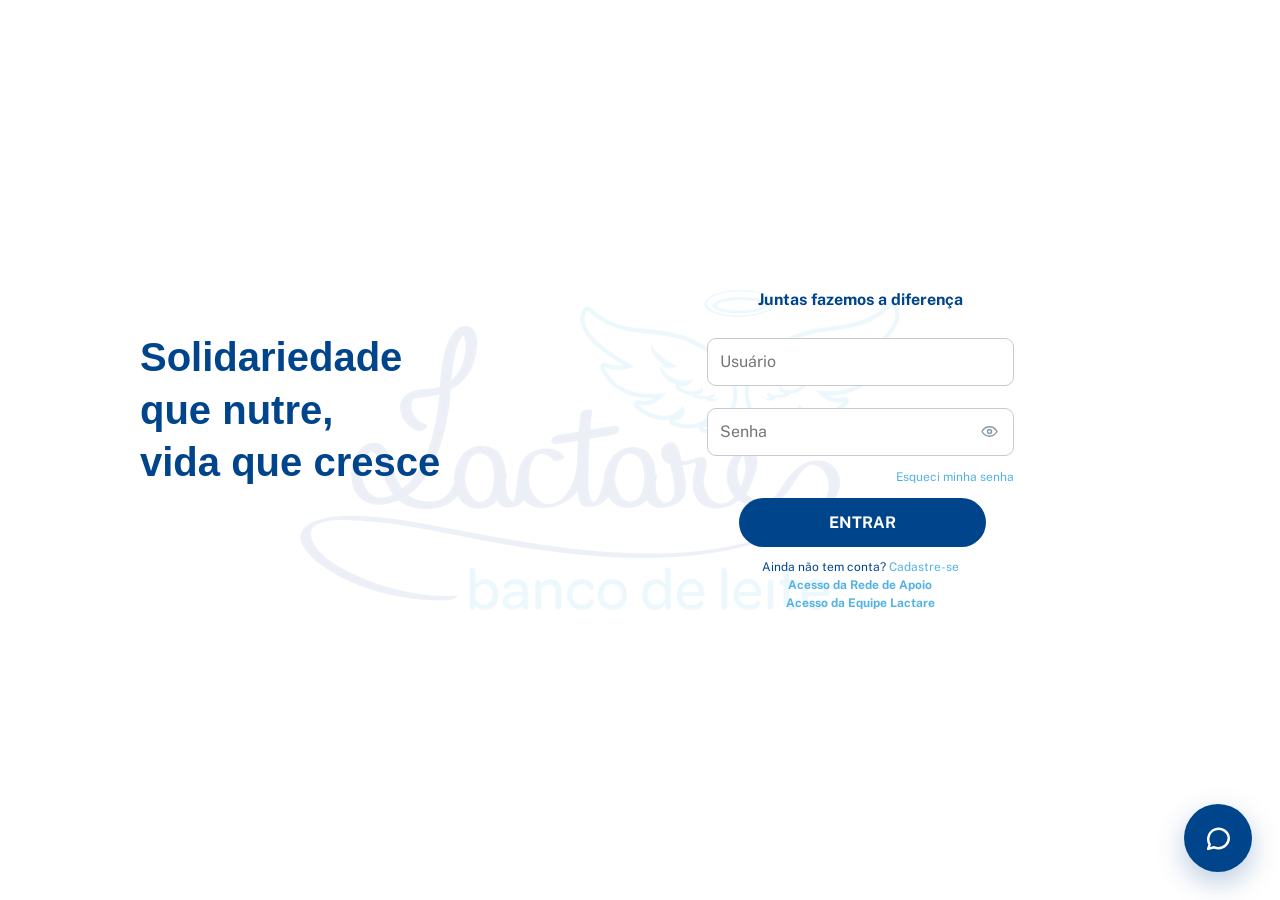
<file: pages/login/doadora.html>
<!DOCTYPE html>
<html lang="pt-BR">

<head>
  <meta charset="UTF-8">
  <meta name="viewport" content="width=device-width, initial-scale=1.0">
  <title>Lactech — Login Doadora</title>
  <link
    rel="icon"
    type="image/png"
    href="assets/images/lactare-logo.png"
  >
  <link rel="preconnect" href="https://fonts.googleapis.com">
  <link rel="preconnect" href="https://fonts.gstatic.com" crossorigin>
  <link href="https://fonts.googleapis.com/css2?family=Public+Sans:wght@400;500;600;700&display=swap" rel="stylesheet">
  <link rel="stylesheet" href="../../assets/css/style.css">
  <link rel="stylesheet" href="../../assets/css/login-doadora.css">
</head>

<body>
  <svg width="0" height="0" style="position:absolute" aria-hidden="true">
    <defs>
      <symbol id="icon-bell" viewBox="0 0 24 24">
        <path fill="currentColor"
          d="M12 2a1 1 0 0 1 1 1v1.06c3.39.49 6 3.4 6 6.94v4l1.6 2.13a1 1 0 0 1-.8 1.6H5.2a1 1 0 0 1-.8-1.6L6 15v-4c0-3.53 2.61-6.45 6-6.94V3a1 1 0 0 1 1-1Zm0 19.5A2.5 2.5 0 0 1 9.5 19h5A2.5 2.5 0 0 1 12 21.5Z" />
      </symbol>
    </defs>
  </svg>
  <section class="screen active" id="screen-login">
    <div class="login-wrap login-doadora">
      <img alt="Lactare" class="login-watermark" src="../../assets/images/lactare-logo.png" />
      <div class="login-left">
        <h1>
          Solidariedade<br />
          que nutre,<br />
          vida que cresce
        </h1>
      </div>
      <div class="login-right">
        <div class="login-box">
          <div class="login-tagline">
            Juntas fazemos a diferença
          </div>
          <div class="field">
            <input autocomplete="username" id="doadora-user" placeholder="Usuário" type="text" />
          </div>
          <div class="field password-field">
            <input autocomplete="current-password" id="doadora-pass" placeholder="Senha" type="password" />
            <button class="password-toggle" type="button" aria-label="Mostrar senha"
              onclick="togglePasswordVisibility('doadora-pass', this)">
              <svg viewBox="0 0 24 24" aria-hidden="true">
                <path d="M2.5 12s3.5-6 9.5-6 9.5 6 9.5 6-3.5 6-9.5 6-9.5-6-9.5-6Z"></path>
                <circle cx="12" cy="12" r="2.5"></circle>
              </svg>
            </button>
          </div>
          <div class="forgot-row">
            <span class="link" role="button" tabindex="0" onclick="goToRecuperarSenha()">Esqueci minha senha</span>
          </div>
          <div class="login-error" hidden="" id="doadora-login-error">
            Usuário ou senha inválidos.
          </div>
          <button class="btn btn-primary btn-block" onclick="loginDoadora()" type="button">
            ENTRAR
          </button>
          <div class="login-footnote">
            Ainda não tem conta?
            <span class="link" onclick="goToCadastro()">
              Cadastre-se
            </span>
          </div>
          <div class="login-guide">
            <span class="link" onclick="goToLoginApoio()">
              Acesso da Rede de Apoio
            </span>
          </div>
          <div class="login-guide">
            <span class="link" onclick="goToLoginEquipe()">
              Acesso da Equipe Lactare
            </span>
          </div>
          <div class="team-access login-links-row">
            <span class="link-sm" onclick="goToLoginApoio()">
              Acesso da Rede de Apoio
            </span>
            <span class="link-sm" onclick="goToLoginEquipe()">
              Acesso da Equipe Lactare
            </span>
          </div>
        </div>
      </div>
    </div>
  </section>

  <!-- CHATBOT LACTARE -->
  <div class="lactare-chatbot" id="lactare-chatbot" aria-live="polite">
    <button class="lactare-chat-toggle" id="lactare-chat-toggle" type="button" aria-label="Abrir Assistente Lactare" onclick="toggleLactareChat()">
      <svg class="chat-bubble-svg" viewBox="0 0 24 24" aria-hidden="true">
        <path d="M20 11.5a8 8 0 0 1-8 8 8.9 8.9 0 0 1-3.4-.68L4 20l1.18-3.43A8 8 0 1 1 20 11.5Z"></path>
      </svg>
    </button>

    <div class="lactare-chat-window" id="lactare-chat-window" hidden>
      <div class="lactare-chat-header">
        <div class="chat-title-wrap">
          <span class="chat-header-icon">
            <svg class="chat-bubble-svg" viewBox="0 0 24 24" aria-hidden="true">
              <path d="M20 11.5a8 8 0 0 1-8 8 8.9 8.9 0 0 1-3.4-.68L4 20l1.18-3.43A8 8 0 1 1 20 11.5Z"></path>
            </svg>
          </span>
          <div>
            <strong>Assistente Lactare</strong>
            <small>Como posso ajudar?</small>
          </div>
        </div>
        <button class="chat-close" type="button" aria-label="Fechar chat" onclick="closeLactareChat()">×</button>
      </div>

      <div class="lactare-chat-messages" id="lactare-chat-messages">
        <div class="chat-message bot greeting-message">
          <div class="bot-avatar">
            <img src="../../assets/images/lactare-logo.png" alt="Lactare">
          </div>
          <div class="bot-greeting-content">
            <strong>Olá! 👋</strong>
            <p>Eu sou a Assistente Lactare e estou aqui para ajudar.</p>
            <p>Como posso ajudar você hoje?</p>
          </div>
        </div>
      </div>

      <div class="lactare-chat-faq-title">Perguntas frequentes</div>
      <div class="lactare-chat-quick">
        <button type="button" onclick="sendLactareQuick('Como faço para me cadastrar?')"><span class="faq-icon">👤</span><span>Como fazer meu cadastro?</span><b>›</b></button>
        <button type="button" onclick="sendLactareQuick('Esqueci minha senha')"><span class="faq-icon">🔒</span><span>Esqueci minha senha</span><b>›</b></button>
        <button type="button" onclick="sendLactareQuick('Como funciona a doação de leite materno?')"><span class="faq-icon">♥</span><span>Como funciona a doação de leite materno?</span><b>›</b></button>
        <button type="button" onclick="sendLactareQuick('Quero acessar a Rede de Apoio')"><span class="faq-icon">👥</span><span>Quero acessar a Rede de Apoio</span><b>›</b></button>
        <button type="button" onclick="sendLactareQuick('Como falar com a Equipe Lactare?')"><span class="faq-icon">🎧</span><span>Como falar com a Equipe Lactare?</span><b>›</b></button>
      </div>

      <form class="lactare-chat-input" onsubmit="sendLactareMessage(event)">
        <input id="lactare-chat-text" type="text" placeholder="Digite sua mensagem..." autocomplete="off" aria-label="Mensagem" />
        <button type="submit" aria-label="Enviar mensagem">➤</button>
      </form>
    </div>
  </div>

  <script src="../../assets/js/api-client.js"></script>
  <script src="../../assets/js/script.js"></script>
</body>

</html>
</file>
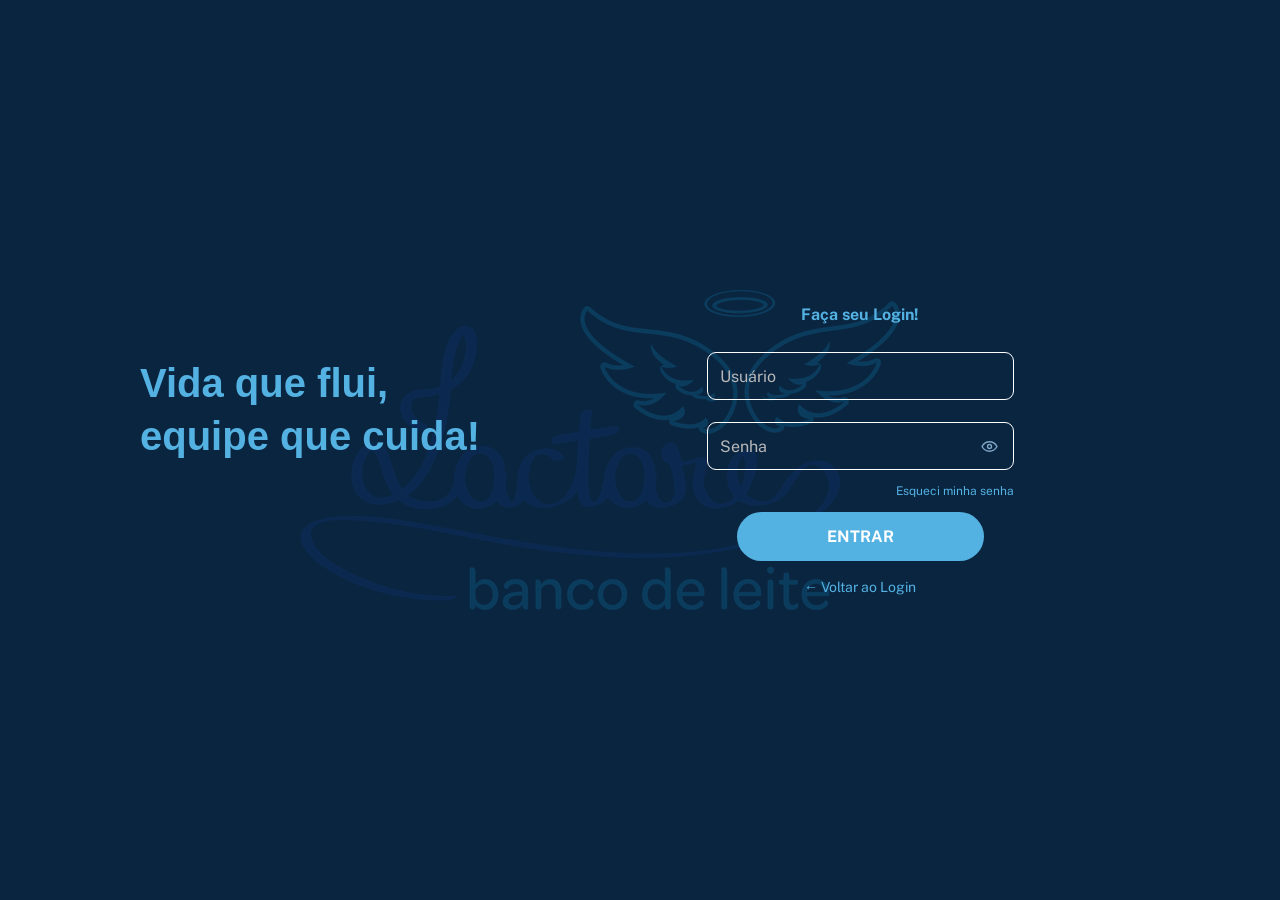
<file: pages/login/equipe.html>
<!DOCTYPE html>
<html lang="pt-BR"><head><meta charset="UTF-8"><meta name="viewport" content="width=device-width, initial-scale=1.0"><title>Lactech — Login Equipe</title><link rel="preconnect" href="https://fonts.googleapis.com"><link rel="preconnect" href="https://fonts.gstatic.com" crossorigin><link href="https://fonts.googleapis.com/css2?family=Public+Sans:wght@400;500;600;700&display=swap" rel="stylesheet"><link rel="stylesheet" href="../../assets/css/style.css"><link rel="stylesheet" href="../../assets/css/login-equipe.css"></head><body>
  <svg width="0" height="0" style="position:absolute" aria-hidden="true"><defs><symbol id="icon-bell" viewBox="0 0 24 24"><path fill="currentColor" d="M12 2a1 1 0 0 1 1 1v1.06c3.39.49 6 3.4 6 6.94v4l1.6 2.13a1 1 0 0 1-.8 1.6H5.2a1 1 0 0 1-.8-1.6L6 15v-4c0-3.53 2.61-6.45 6-6.94V3a1 1 0 0 1 1-1Zm0 19.5A2.5 2.5 0 0 1 9.5 19h5A2.5 2.5 0 0 1 12 21.5Z"/></symbol></defs></svg>
<section class="screen active" id="screen-login-equipe">
<div class="login-wrap login-equipe">
<img alt="Lactare" class="login-watermark login-watermark-dark" src="../../assets/images/lactare-logo.png"/>
<div class="login-left">
<h1>
          Vida que flui,<br/>
          equipe que cuida!
        </h1>
</div>
<div class="login-right">
<div class="login-box login-box-dark">
<div class="login-tagline">
            Faça seu Login!
          </div>
<div class="field">
<input autocomplete="username" id="eq-user" placeholder="Usuário" type="text"/>
</div>
<div class="field password-field">
<input autocomplete="current-password" id="eq-pass" placeholder="Senha" type="password"/>
<button class="password-toggle" type="button" aria-label="Mostrar senha" onclick="togglePasswordVisibility('eq-pass', this)"><svg viewBox="0 0 24 24" aria-hidden="true"><path d="M2.5 12s3.5-6 9.5-6 9.5 6 9.5 6-3.5 6-9.5 6-9.5-6-9.5-6Z"></path><circle cx="12" cy="12" r="2.5"></circle></svg></button>
</div>
<div class="forgot-row">
<span class="link">
              Esqueci minha senha
            </span>
</div>
<div class="login-error" hidden="" id="eq-login-error">

            Usuário ou senha inválidos.
            Este acesso é exclusivo da equipe Lactare.

          </div>
<button class="btn btn-primary btn-block" onclick="loginEquipe()" type="button">

            ENTRAR

          </button>
<div class="team-access">
<button class="link-sm back-login-link" type="button" onclick="goToLogin()">

              ← Voltar ao Login

            </button>
</div>
</div>
</div>
</div>
</section><script src="../../assets/js/api-client.js"></script>
  <script src="../../assets/js/script.js"></script></body></html>
</file>
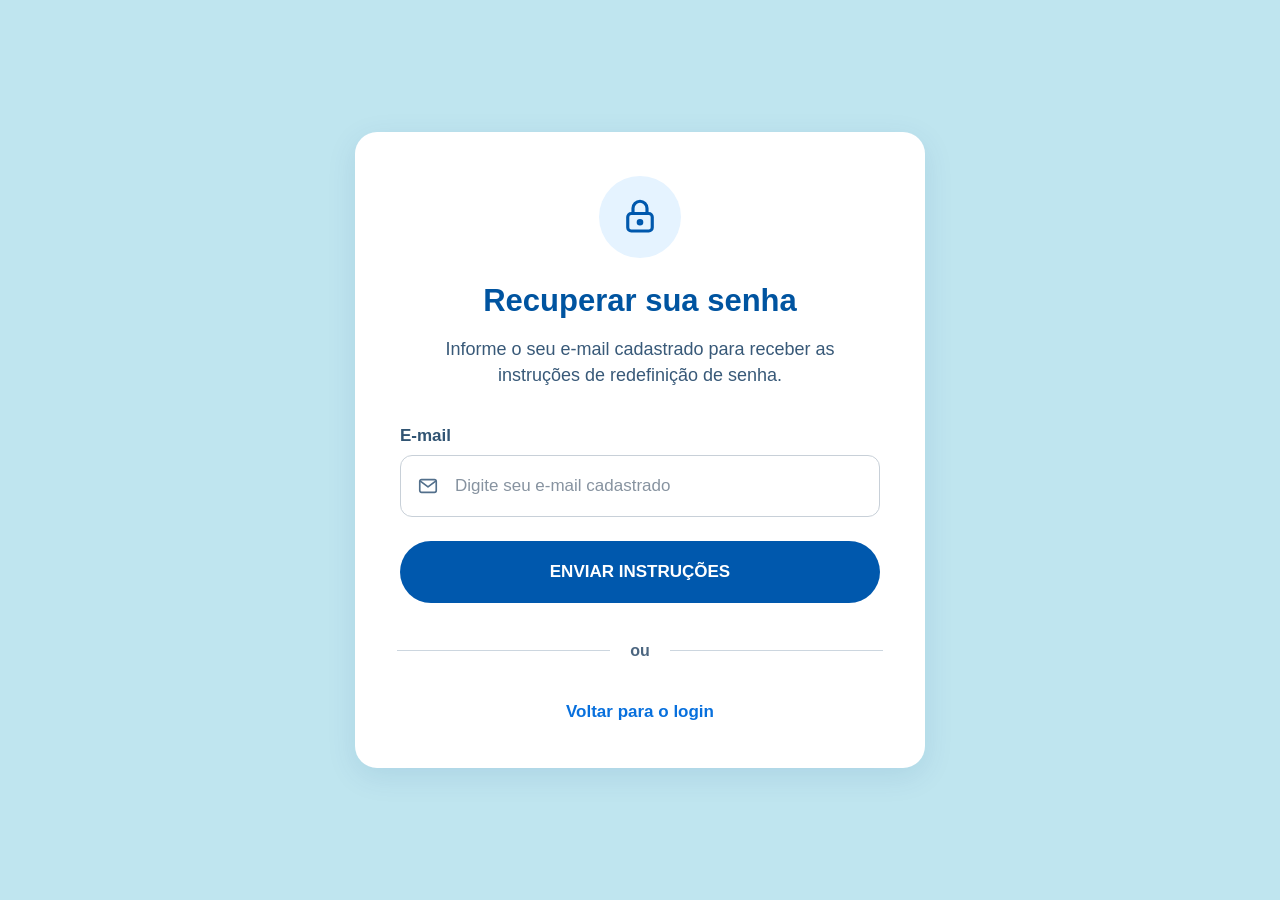
<file: pages/login/recuperar-senha.html>
<!DOCTYPE html>
<html lang="pt-BR">
<head>
    <meta charset="UTF-8">
    <meta name="viewport" content="width=device-width, initial-scale=1.0">
    <title>Recuperar sua senha — Lactare</title>
    <link rel="stylesheet" href="../../assets/css/recuperar-senha.css">
</head>
<body class="recuperar-senha-page">
    <main class="recovery-page">
        <section class="recovery-card" aria-labelledby="recovery-title">
            <div class="recovery-icon" aria-hidden="true">
                <svg viewBox="0 0 24 24">
                    <rect x="5" y="10" width="14" height="10" rx="2"></rect>
                    <path d="M8 10V7a4 4 0 0 1 8 0v3"></path>
                    <circle cx="12" cy="15" r="1"></circle>
                </svg>
            </div>

            <h1 id="recovery-title">Recuperar sua senha</h1>

            <p class="recovery-description">
                Informe o seu e-mail cadastrado para receber as instruções de redefinição de senha.
            </p>

            <form class="recovery-form" id="recovery-form">
                <label class="recovery-label" for="recovery-email">E-mail</label>

                <div class="recovery-email-wrap">
                    <svg class="recovery-email-icon" viewBox="0 0 24 24" aria-hidden="true">
                        <rect x="3" y="5" width="18" height="14" rx="2"></rect>
                        <path d="m4 7 8 6 8-6"></path>
                    </svg>
                    <input
                        class="recovery-email"
                        id="recovery-email"
                        type="email"
                        placeholder="Digite seu e-mail cadastrado"
                        autocomplete="email"
                        required
                    >
                </div>

                <button class="recovery-submit" type="submit">
                    ENVIAR INSTRUÇÕES
                </button>

                <div class="recovery-status" id="recovery-status" hidden aria-live="polite"></div>
            </form>

            <div class="recovery-divider"><span>ou</span></div>

            <button class="recovery-back" type="button" onclick="history.back()">
                Voltar para o login
            </button>
        </section>
    </main>

    <script>
        document.getElementById('recovery-form').addEventListener('submit', function (event) {
            event.preventDefault();
            const email = document.getElementById('recovery-email').value.trim();
            const status = document.getElementById('recovery-status');
            if (!email) return;
            status.hidden = false;
            status.textContent =
                'Se o e-mail estiver cadastrado no Lactare, enviaremos as instruções para redefinição da sua senha.';
        });
    </script>
</body>
</html>
</file>
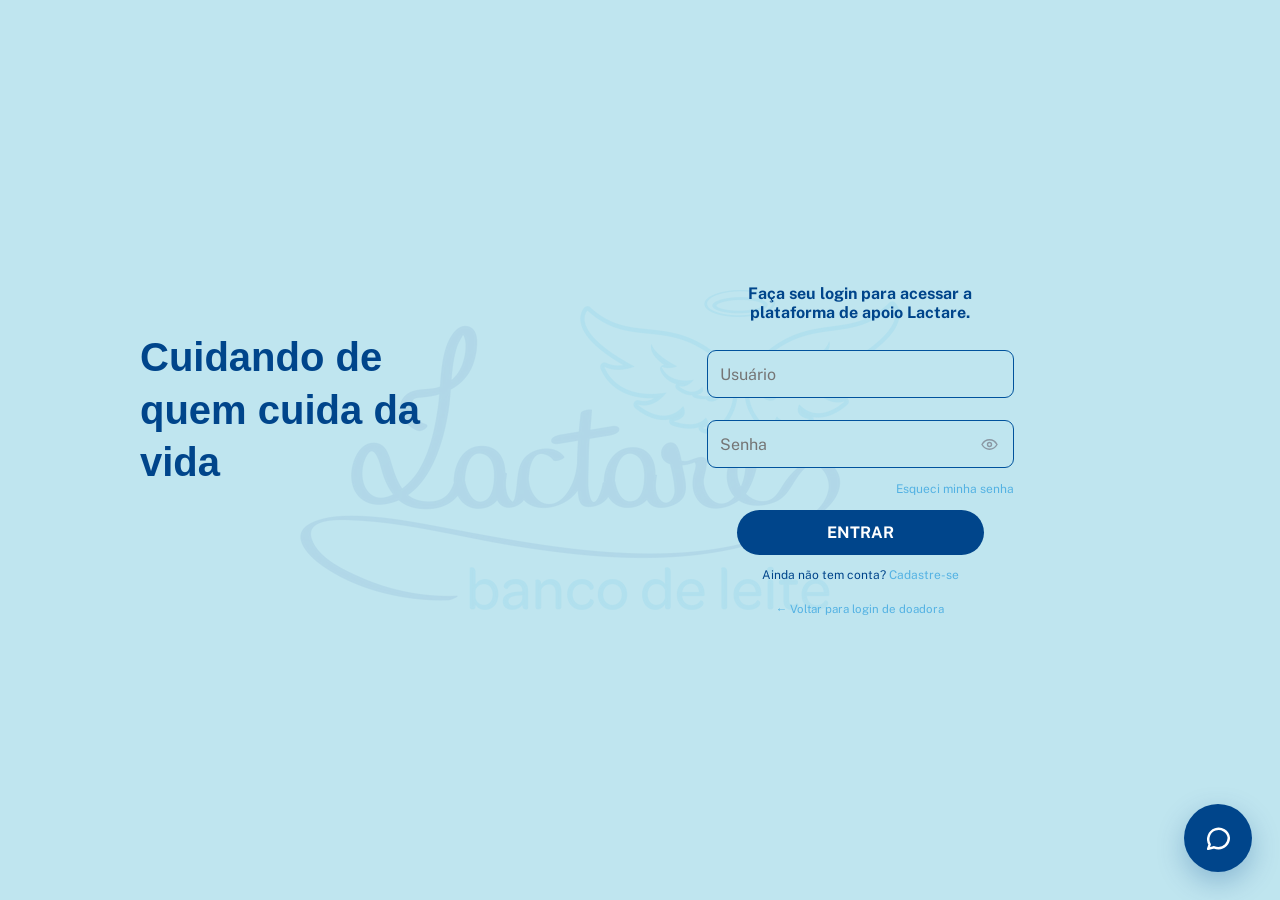
<file: pages/perfis/apoio.html>
<!DOCTYPE html>
<html class="lactare-no-scrollbar lactare-hide-page-scrollbar" lang="pt-BR">

<head>
  <meta charset="UTF-8">
  <meta name="viewport" content="width=device-width, initial-scale=1.0">
  <title>Lactare — Perfil Apoio</title>
  <link rel="preconnect" href="https://fonts.googleapis.com">
  <link rel="preconnect" href="https://fonts.gstatic.com" crossorigin>
  <link href="https://fonts.googleapis.com/css2?family=Public+Sans:wght@400;500;600;700&display=swap" rel="stylesheet">
  <link rel="stylesheet" href="../../assets/css/style.css">
  <link rel="stylesheet" href="../../assets/css/perfil-apoio.css">
</head>

<body>
  <svg width="0" height="0" style="position:absolute" aria-hidden="true">
    <defs>
      <symbol id="icon-bell" viewBox="0 0 24 24">
        <path fill="currentColor"
          d="M12 2a1 1 0 0 1 1 1v1.06c3.39.49 6 3.4 6 6.94v4l1.6 2.13a1 1 0 0 1-.8 1.6H5.2a1 1 0 0 1-.8-1.6L6 15v-4c0-3.53 2.61-6.45 6-6.94V3a1 1 0 0 1 1-1Zm0 19.5A2.5 2.5 0 0 1 9.5 19h5A2.5 2.5 0 0 1 12 21.5Z" />
      </symbol>
      <symbol id="icon-home" viewBox="0 0 24 24">
        <path d="M3 10.5 12 3l9 7.5" />
        <path d="M5 9.5V21h14V9.5M9 21v-6h6v6" />
      </symbol>
      <symbol id="icon-heart" viewBox="0 0 24 24">
        <path d="M20.8 8.8c0 5.2-8.8 11-8.8 11S3.2 14 3.2 8.8A4.8 4.8 0 0 1 12 6.1a4.8 4.8 0 0 1 8.8 2.7Z" />
      </symbol>
      <symbol id="icon-calendar" viewBox="0 0 24 24">
        <rect x="4" y="5" width="16" height="15" rx="2" />
        <path d="M8 3v4M16 3v4M4 10h16M8 14h2M12 14h2M16 14h0M8 17h2M12 17h2" />
      </symbol>
      <symbol id="icon-file" viewBox="0 0 24 24">
        <path d="M6 3h9l4 4v14H6z" />
        <path d="M14 3v5h5M9 12h6M9 16h6" />
      </symbol>
      <symbol id="icon-message" viewBox="0 0 24 24">
        <path d="M4 5h16v11H8l-4 4z" />
        <path d="M8 9h8M8 12h5" />
      </symbol>
      <symbol id="icon-user" viewBox="0 0 24 24">
        <circle cx="12" cy="8" r="3.5" />
        <path d="M5 21c.7-4.1 3-6 7-6s6.3 1.9 7 6" />
      </symbol>
      <symbol id="icon-users" viewBox="0 0 24 24">
        <circle cx="9" cy="8" r="3" />
        <path d="M3.5 20c.6-4 2.5-6 5.5-6s4.9 2 5.5 6" />
        <path d="M15 5.5a3 3 0 0 1 0 5.8M16 14c2.7.5 4.1 2.4 4.5 5" />
      </symbol>
      <symbol id="icon-logout" viewBox="0 0 24 24">
        <path d="M10 4H5v16h5M14 8l4 4-4 4M18 12H9" />
      </symbol>
      <symbol id="icon-external" viewBox="0 0 24 24">
        <path d="M14 5h5v5M19 5l-8 8" />
        <path d="M19 13v5H5V5h5" />
      </symbol>
      <symbol id="icon-brain" viewBox="0 0 24 24">
        <path d="M9 4.5a3 3 0 0 0-5 2.2 3.2 3.2 0 0 0 1.1 2.4A3.4 3.4 0 0 0 6 15.5a3 3 0 0 0 3 4V4.5Z" />
        <path d="M15 4.5a3 3 0 0 1 5 2.2 3.2 3.2 0 0 1-1.1 2.4A3.4 3.4 0 0 1 18 15.5a3 3 0 0 1-3 4V4.5Z" />
        <path d="M9 8h2M13 8h2M9 12h2M13 12h2" />
      </symbol>
      <symbol id="icon-medical" viewBox="0 0 24 24">
        <circle cx="10" cy="7" r="3" />
        <path d="M4 21c.6-4.4 2.6-6.7 6-6.7 1.4 0 2.6.4 3.6 1.2" />
        <path d="M17 12v6M14 15h6" />
      </symbol>
      <symbol id="icon-heart-hand" viewBox="0 0 24 24">
        <path d="M12 20s-7-4.5-7-10a4 4 0 0 1 7-2.6A4 4 0 0 1 19 10c0 5.5-7 10-7 10Z" />
        <path d="M3 16c1.2-.7 2.3-.7 3.4 0l2.3 1.3c.8.5 1.7.4 2.3-.2l1.3-1.3" />
      </symbol>
    </defs>
  </svg>
  <section class="screen active" id="screen-perfil-apoio">
    <div class="app-shell">
      <aside class="sidebar apoio-sidebar" id="apoioSidebar">
        <div class="sidebar-logo-btn" title="Lactare">
          <img src="../../assets/images/lactare-logo.png" alt="Lactare banco de leite">
        </div>
        <div class="side-menu-label">MENU</div>
        <ul class="side-menu" id="apoioMenu">
          <li><a class="active" data-tab="inicio" onclick="showApoioTab('inicio', this)" title="Início"><svg>
                <use href="#icon-home"></use>
              </svg><span>Início</span></a></li>
          <li><a data-tab="suporte" onclick="showApoioTab('suporte', this)" title="Suporte"><svg>
                <use href="#icon-heart"></use>
              </svg><span>Suporte</span></a></li>
          <li><a data-tab="agendamento" onclick="showApoioTab('agendamento', this)" title="Agendamento"><svg>
                <use href="#icon-calendar"></use>
              </svg><span>Agendamento</span></a></li>
          <li><a data-tab="historico" onclick="showApoioTab('historico', this)" title="Histórico de consultas"><svg>
                <use href="#icon-file"></use>
              </svg><span>Histórico de consultas</span></a></li>
          <li><a data-tab="notificacoes" onclick="showApoioTab('notificacoes', this)" title="Notificações"><svg>
                <use href="#icon-bell"></use>
              </svg><span>Notificações</span><i class="menu-notification-dot" aria-hidden="true"></i></a></li>
          <li><a data-tab="dados" onclick="showApoioTab('dados', this)" title="Meus dados"><svg>
                <use href="#icon-user"></use>
              </svg><span>Meus dados</span></a></li>
          <li><a data-tab="feedback" onclick="showApoioTab('feedback', this)" title="Feedback"><svg>
                <use href="#icon-message"></use>
              </svg><span>Feedback</span></a></li>
        </ul>
        <div class="sidebar-logout" title="Sair" onclick="localStorage.removeItem('lactare_token'); localStorage.removeItem('lactare_session'); window.location.href='../login/apoio.html'"><svg>
            <use href="#icon-logout"></use>
          </svg><span>Sair</span></div>
      </aside>
      <main class="main-area">
        <div class="topbar-mini">
          <div class="topbar-spacer"></div>
          <div class="topbar-actions">
            <div class="pill-back" onclick="window.location.href='https://www.lactare.com.br/'"><svg>
                <use href="#icon-external"></use>
              </svg><span>Acesse nosso site</span></div>
            <div class="bell-btn" aria-label="Notificações"
              onclick="showApoioTab('notificacoes', document.querySelector('#apoioMenu a[data-tab=notificacoes]'))">
              <svg>
                <use href="#icon-bell"></use>
              </svg><span class="bell-dot"></span>
            </div>
          </div>
        </div>
        <div class="panel-tab active" data-panel-tab="inicio">
          <section class="apoio-hero card">
            <div class="apoio-hero-copy">
              <span class="apoio-profile-label">PERFIL REDE DE APOIO</span>
              <h1 id="apoioGreetingTitle">Olá!</h1>
              <h2>Bem-vinda à Rede de Apoio Lactare.</h2>
              <p>Aqui você e sua família têm acesso a atendimentos gratuitos com profissionais especializados,
                orientações e acolhimento em todas as fases da sua jornada.</p>
              <button class="btn btn-primary apoio-hero-btn" type="button"
                onclick="showApoioTab('suporte', document.querySelector('#apoioMenu a[data-tab=suporte]'))">Saiba mais
                <span>›</span></button>
            </div>
            <div class="apoio-hero-visual">
              <img src="../../assets/images/lactare-doadora.webp" alt="Família recebendo cuidado e apoio">
              <div class="apoio-hero-script">Cuidado<br>também é<br>rede de apoio</div>
            </div>
          </section>

          <section class="apoio-section">
            <div class="section-heading">
              <h2>Encontre o apoio que você precisa</h2>
              <p>Escolha o tipo de atendimento e agende sua consulta.</p>
            </div>
            <div class="apoio-service-grid">
              <article class="apoio-service-card card">
                <div class="service-icon"><svg>
                    <use href="#icon-brain"></use>
                  </svg></div>
                <div>
                  <h3>Apoio psicológico</h3>
                  <p>Atendimento e acolhimento emocional para você e sua família.</p><button type="button"
                    onclick="showApoioTab('agendamento', document.querySelector('#apoioMenu a[data-tab=agendamento]'))">Agendar
                    consulta <span>›</span></button>
                </div>
              </article>
              <article class="apoio-service-card card">
                <div class="service-icon"><svg>
                    <use href="#icon-medical"></use>
                  </svg></div>
                <div>
                  <h3>Assistência técnica</h3>
                  <p>Orientações de profissionais sobre amamentação, cuidados com o bebê e saúde da família.</p><button
                    type="button"
                    onclick="showApoioTab('agendamento', document.querySelector('#apoioMenu a[data-tab=agendamento]'))">Agendar
                    consulta <span>›</span></button>
                </div>
              </article>
              <article class="apoio-service-card card">
                <div class="service-icon"><svg>
                    <use href="#icon-heart-hand"></use>
                  </svg></div>
                <div>
                  <h3>Acolhimento emocional</h3>
                  <p>Um espaço seguro para conversar, tirar dúvidas e receber apoio.</p><button type="button"
                    onclick="showApoioTab('agendamento', document.querySelector('#apoioMenu a[data-tab=agendamento]'))">Agendar
                    consulta <span>›</span></button>
                </div>
              </article>
            </div>
          </section>

          <div class="apoio-home-columns">
            <section class="card apoio-appointments">
              <div class="home-card-heading">
                <div>
                  <h2><svg>
                      <use href="#icon-calendar"></use>
                    </svg> Seus próximos atendimentos</h2>
                </div><button type="button"
                  onclick="showApoioTab('historico', document.querySelector('#apoioMenu a[data-tab=historico]'))">Ver
                  todos ›</button>
              </div>
              <div class="appointment-table-wrap">
                <table>
                  <thead>
                    <tr>
                      <th>DATA</th>
                      <th>HORÁRIO</th>
                      <th>TIPO DE ATENDIMENTO</th>
                      <th>PROFISSIONAL</th>
                      <th>STATUS</th>
                      <th>AÇÕES</th>
                    </tr>
                  </thead>
                  <tbody>
                    <tr>
                      <td>28/05/2025</td>
                      <td>09:00</td>
                      <td>Apoio psicológico</td>
                      <td>Dra. Ana Souza</td>
                      <td><span class="badge badge-warning">Agendada</span></td>
                      <td><button class="table-action" type="button">Ver detalhes</button></td>
                    </tr>
                    <tr>
                      <td>03/06/2025</td>
                      <td>14:00</td>
                      <td>Assistência técnica</td>
                      <td>Nut. Mariana Lima</td>
                      <td><span class="badge badge-success">Confirmada</span></td>
                      <td><button class="table-action" type="button">Ver detalhes</button></td>
                    </tr>
                  </tbody>
                </table>
              </div>
            </section>
            <div class="apoio-home-side">
              <section class="card daily-tip">
                <div class="service-icon">💡</div>
                <div>
                  <h2>Dica do dia</h2>
                  <p>“Cuidar também é um ato de amor. Você não está sozinha!”</p>
                </div>
              </section>
            </div>
          </div>
          <section class="card apoio-impact"><svg>
              <use href="#icon-heart-hand"></use>
            </svg>
            <div>
              <h2>O Lactare acredita que cada família importa.</h2>
              <p>Nosso compromisso é estar ao seu lado, oferecendo informação, escuta e cuidado.</p>
            </div>
          </section>
        </div>

        <div class="panel-tab" data-panel-tab="suporte">
          <div class="ra-page-head">
            <h1>Suporte</h1>
            <p>Essa jornada tem seus desafios, e você não precisa enfrentá-los sozinha.</p>
          </div>
          <section class="ra-support-intro">
            <div class="ra-support-icon">♡</div>
            <div>
              <h2>Como podemos te ajudar?</h2>
              <p>A Lactare oferece suporte e acolhimento para você e sua família. Escolha o atendimento que mais combina
                com o que você precisa.</p>
            </div>
          </section>
          <div class="ra-support-grid">
            <article class="ra-support-card">
              <div class="ra-big-icon">♧</div>
              <div>
                <h2>Apoio psicológico</h2>
                <p>A chegada de um bebê transforma tudo, e nem sempre essa transformação é fácil. Ansiedade, insegurança
                  e o peso emocional dessa fase merecem atenção e cuidado.</p>
                <p>Nossa equipe oferece um espaço seguro e sem julgamentos para você falar sobre o que está sentindo,
                  com atendimento por videochamada e total sigilo.</p><button type="button"
                  onclick="showApoioTab('agendamento',document.querySelector('#apoioMenu a[data-tab=agendamento]'))">Agendar
                  atendimento ›</button>
              </div>
            </article>
            <article class="ra-support-card">
              <div class="ra-big-icon">?</div>
              <div>
                <h2>Assistência técnica</h2>
                <p>Amamentar é natural, mas nem sempre é simples. Dificuldades na pega, dúvidas sobre a sucção do bebê e
                  cuidados com as mamas são questões comuns.</p>
                <p>Nossa equipe oferece orientações práticas e personalizadas, incluindo processos de relactação para
                  famílias que desejam retomar a amamentação.</p><button type="button"
                  onclick="showApoioTab('agendamento',document.querySelector('#apoioMenu a[data-tab=agendamento]'))">Agendar
                  atendimento ›</button>
              </div>
            </article>
            <article class="ra-support-card">
              <div class="ra-big-icon">♡</div>
              <div>
                <h2>Acolhimento emocional</h2>
                <p>A insegurança, o cansaço e as mudanças dessa fase podem ser difíceis. Aqui você encontra um espaço de
                  escuta ativa, sem julgamentos.</p>
                <p>O objetivo é fortalecer sua autoconfiança e ajudar você a atravessar esse período respeitando seu
                  tempo e sua história.</p><button type="button"
                  onclick="showApoioTab('agendamento',document.querySelector('#apoioMenu a[data-tab=agendamento]'))">Agendar
                  atendimento ›</button>
              </div>
            </article>
          </div>
          <section class="ra-support-more">
            <h2>Você também pode contar com a Lactare</h2>
            <div class="ra-more-grid">
              <div><strong>📅 Agendamento</strong><span>Escolha o atendimento, a data e o horário disponíveis.</span>
              </div>
              <div><strong>💬 Nossa equipe</strong><span>Em caso de dúvidas, utilize os canais disponibilizados pela
                  Lactare.</span></div>
            </div>
          </section>
        </div>

        <div class="panel-tab" data-panel-tab="agendamento">
          <div class="ra-page-head">
            <h1>Agendamento</h1>
            <p>Agende uma consulta sempre que precisar. Nossa equipe fará o possível para garantir o melhor atendimento.
            </p>
          </div>
          <section class="ra-book-banner">
            <div><small>SAIBA MAIS SOBRE O QUE OFERECEMOS</small>
              <h2>Estamos aqui para apoiar você em cada etapa.</h2>
              <p>Nossos atendimentos são voltados para a Rede de Apoio, com orientação, acompanhamento e acolhimento.
                Escolha o serviço que você precisa.</p>
            </div>
            <div class="ra-banner-mark">Acolher<br>Orientar<br>Conectar</div>
          </section>
          <section class="ra-booking-card">
            <div class="ra-book-form">
              <div class="ra-form-title"><span>▣</span>
                <div>
                  <h2>Agende seu atendimento</h2>
                  <p>Escolha o motivo, a melhor data e o horário que funcionam para você.</p>
                </div>
              </div>
              <label>TIPO DE ATENDIMENTO</label><select id="apoio-tipo-atendimento">
                <option value="">Selecione o tipo de atendimento</option>
                <option>Apoio psicológico</option>
                <option>Assistência técnica</option>
                <option>Acolhimento emocional</option>
              </select>
              <label>DATA PREFERIDA</label><input id="apoio-data-atendimento" type="date" value="2026-09-28">
              <label>HORÁRIO DISPONÍVEL</label><select id="apoio-horario-atendimento">
                <option value="">Selecione um horário</option>
                <option>09:00</option>
                <option>09:30</option>
                <option>10:30</option>
                <option>14:00</option>
                <option>14:15</option>
                <option>15:00</option>
              </select>
              <label>OBSERVAÇÕES</label><textarea id="apoio-observacoes"
                placeholder="Sem observações"></textarea><button class="btn btn-primary ra-book-btn" type="button"
                onclick="confirmarAgendamentoApoio()">AGENDAR CONSULTA</button>
              <div id="apoio-book-message" class="ra-book-message"></div>
            </div>
            <div class="ra-calendar-area">
              <h2>Setembro 2026</h2>
              <div class="ra-calendar" id="calApoio"></div>
              <div class="ra-calendar-legend"><span></span> Horário disponível</div>
              <div class="ra-after-book"><span>▣</span>
                <div><strong>Depois do agendamento</strong>
                  <p>Nossa equipe entrará em contato para confirmar o horário e passar as orientações necessárias.</p>
                </div>
              </div>
            </div>
          </section>
          <section class="ra-services-community">
            <h2>Nossos serviços</h2>
            <p>Saiba mais sobre os serviços que oferecemos e continue contando com nosso apoio.</p>
            <div class="ra-bottom-cards">
              <article><span>♡</span>
                <h3>Atendimentos gratuitos</h3>
                <p>Orientação, acolhimento e acompanhamento para você e sua família.</p><button type="button"
                  onclick="showApoioTab('suporte',document.querySelector('#apoioMenu a[data-tab=suporte]'))">Conheça os
                  serviços →</button>
              </article>
              <article><span>🔔</span>
                <h3>Lactare Conecta — Avisos</h3>
                <p>Receba comunicados importantes, lembretes, orientações e novidades.</p><button type="button"
                  onclick="showApoioTab('notificacoes',document.querySelector('#apoioMenu a[data-tab=notificacoes]'))">Ver
                  avisos →</button>
              </article>
            </div>
          </section>
        </div>

        <div class="panel-tab" data-panel-tab="historico">
          <div class="ra-page-head">
            <h1>Histórico de consultas</h1>
            <p>Confira os atendimentos que você já realizou ou agendou.</p>
          </div>
          <section class="ra-history-card card">
            <div class="ra-section-title">
              <h2>Minhas consultas</h2>
              <p>Acompanhe o histórico dos seus atendimentos na Rede de Apoio.</p>
            </div>
            <div class="appointment-table-wrap">
              <table>
                <thead>
                  <tr>
                    <th>DATA</th>
                    <th>HORÁRIO</th>
                    <th>TIPO DE ATENDIMENTO</th>
                    <th>PROFISSIONAL</th>
                    <th>STATUS</th>
                    <th>AÇÕES</th>
                  </tr>
                </thead>
                <tbody>
                  <tr>
                    <td>20/05/2026</td>
                    <td>09:15–10:30</td>
                    <td>Assistência técnica</td>
                    <td>Dr. --------</td>
                    <td><span class="badge badge-warning">Agendada</span></td>
                    <td><button class="table-action">Ver detalhes</button></td>
                  </tr>
                  <tr>
                    <td>13/05/2026</td>
                    <td>09:15–10:30</td>
                    <td>Acolhimento emocional</td>
                    <td>Dra. --------</td>
                    <td><span class="badge badge-success">Realizada</span></td>
                    <td><button class="table-action">Ver detalhes</button></td>
                  </tr>
                  <tr>
                    <td>06/05/2025</td>
                    <td>09:15–10:30</td>
                    <td>Apoio psicológico</td>
                    <td>Sra. --------</td>
                    <td><span class="badge badge-success">Realizada</span></td>
                    <td><button class="table-action">Ver detalhes</button></td>
                  </tr>
                  <tr>
                    <td>29/04/2025</td>
                    <td>09:15–10:30</td>
                    <td>Acolhimento emocional</td>
                    <td>Dra. --------</td>
                    <td><span class="badge badge-success">Realizada</span></td>
                    <td><button class="table-action">Ver detalhes</button></td>
                  </tr>
                  <tr>
                    <td>29/04/2025</td>
                    <td>09:15–10:30</td>
                    <td>Assistência técnica</td>
                    <td>Sr. --------</td>
                    <td><span class="badge badge-danger">Cancelada</span></td>
                    <td><button class="table-action">Ver detalhes</button></td>
                  </tr>
                </tbody>
              </table>
            </div>
          </section>
        </div>
        <div class="panel-tab" data-panel-tab="notificacoes">
          <div class="ra-page-head">
            <h1>Notificações</h1>
            <p>Acompanhe tudo o que acontece por aqui.</p>
          </div>
          <div class="ra-notif-toolbar">
            <div class="ra-notif-filters"><button class="active" data-filter="todas">Todas <b>5</b></button><button
                data-filter="atendimento">Atendimentos <b>2</b></button><button data-filter="agendamento">Agendamentos
                <b>1</b></button><button data-filter="resultado">Resultados <b>1</b></button><button
                data-filter="mensagem">Mensagens <b>1</b></button></div><button class="ra-mark-read" type="button"
              onclick="marcarTodasApoioLidas()">✓ Marcar todas como lidas</button>
          </div>
          <div class="ra-notif-list">
            <article class="ra-notif-card unread" data-type="atendimento">
              <div class="ra-notif-icon green">▣</div>
              <div class="ra-notif-content">
                <h3>Seu atendimento foi confirmado!</h3>
                <p>A consulta de apoio psicológico está confirmada. Contamos com a sua presença.</p>
              </div><time>Hoje, 10:32</time><i></i><span>›</span>
            </article>
            <article class="ra-notif-card unread" data-type="agendamento">
              <div class="ra-notif-icon blue">▣</div>
              <div class="ra-notif-content">
                <h3>Consulta confirmada para 28/05 às 09h00.</h3>
                <p>Sua consulta foi agendada. Confira os detalhes no histórico.</p>
              </div><time>Ontem, 14:15</time><i></i><span>›</span>
            </article>
            <article class="ra-notif-card" data-type="resultado">
              <div class="ra-notif-icon yellow">♧</div>
              <div class="ra-notif-content">
                <h3>Seu atendimento foi concluído.</h3>
                <p>Se precisar de mais orientação, nossa equipe está à disposição.</p>
              </div><time>22/05, 09:00</time><i></i><span>›</span>
            </article>
            <article class="ra-notif-card" data-type="mensagem">
              <div class="ra-notif-icon pink">♡</div>
              <div class="ra-notif-content">
                <h3>Obrigada pelo seu feedback!</h3>
                <p>Sua avaliação foi registrada e ajuda a melhorar nossos atendimentos.</p>
              </div><time>20/05, 16:44</time><i></i><span>›</span>
            </article>
            <article class="ra-notif-card" data-type="agendamento">
              <div class="ra-notif-icon blue">▣</div>
              <div class="ra-notif-content">
                <h3>Lembrete: sua próxima consulta está chegando.</h3>
                <p>Estamos prontos para receber você!</p>
              </div><time>22/05, 08:00</time><i></i><span>›</span>
            </article>
          </div>
        </div>

        <div class="panel-tab" data-panel-tab="feedback">
          <div class="ra-page-head">
            <h1>Feedback</h1>
            <p>Conta pra gente como foi sua experiência. Seu feedback nos ajuda a melhorar a cada dia.</p>
          </div>
          <div class="ra-feedback-layout">
            <section class="ra-feedback-form">
              <div class="ra-feedback-banner"><span>▰</span>
                <div>
                  <h2>Sua opinião faz a diferença!</h2>
                  <p>Com o seu feedback, conseguimos oferecer um atendimento cada vez melhor para você e para outras
                    famílias.</p>
                </div>
              </div><label>ATENDIMENTO REFERENTE</label><select>
                <option>Consulta — 20/05/2025</option>
                <option>Consulta — 13/05/2025</option>
                <option>Consulta — 06/05/2025</option>
              </select><label>AVALIAÇÃO GERAL</label>
              <div class="ra-stars" id="apoioStars"><button type="button" data-star="1">★</button><button type="button"
                  data-star="2">★</button><button type="button" data-star="3">★</button><button type="button"
                  data-star="4">★</button><button type="button" data-star="5">★</button><strong>5,0 — Excelente</strong>
              </div><label>COMENTÁRIO (OPCIONAL)</label><textarea id="apoio-feedback-text"
                maxlength="500">Atendimento excelente! Equipe muito atenciosa e acolhedora.</textarea>
              <div class="ra-counter"><span id="apoio-feedback-count">0</span>/500</div><button
                class="btn btn-primary ra-feedback-btn" type="button" onclick="enviarFeedbackApoio()">▶ Enviar
                feedback</button>
              <div class="ra-thanks"><span>♥</span>
                <div>
                  <h2>Obrigada por compartilhar sua experiência!</h2>
                  <p>Seu feedback nos ajuda a cuidar melhor de quem mais precisa.</p>
                </div>
              </div>
            </section>
            <aside class="ra-feedback-history">
              <h2>Feedbacks anteriores</h2>
              <p>Veja o que você já compartilhou conosco.</p>
              <article>
                <div class="ra-history-icon">☰</div>
                <div>
                  <div class="stars-text">★★★★★</div>
                  <h3>Atendimento excelente!</h3><small>Consulta — 20/05/2025</small>
                  <p>Atendimento excelente! Equipe muito atenciosa e acolhedora.</p>
                </div><b>20/05 · 5,0</b>
              </article>
              <article>
                <div class="ra-history-icon">☰</div>
                <div>
                  <div class="stars-text">★★★★☆</div>
                  <h3>Equipe muito atenciosa.</h3><small>Consulta — 13/05/2025</small>
                  <p>Equipe muito atenciosa.</p>
                </div><b>13/05 · 4,0</b>
              </article>
              <article>
                <div class="ra-history-icon">☰</div>
                <div>
                  <div class="stars-text">★★★★★</div>
                  <h3>Ótimo ambiente, me senti acolhida.</h3><small>Consulta — 06/05/2025</small>
                  <p>Ótimo ambiente, me senti acolhida.</p>
                </div><b>06/05 · 5,0</b>
              </article>
              <div class="ra-talk"><span>☁</span>
                <div><strong>Tem sugestões ou alguma dúvida?</strong><small>Você também pode entrar em contato com nossa
                    equipe.</small></div><button type="button">Falar com nossa equipe</button>
              </div>
            </aside>
          </div>
        </div>

        <div class="panel-tab" data-panel-tab="dados">
          <div class="ra-page-head">
            <h1>Meus dados</h1>
            <p>Suas informações cadastradas conosco.</p>
          </div>
          <section class="ra-profile-banner">
            <div class="ra-profile-avatar" id="apoioPerfilAvatar">?</div>
            <div><small>PERFIL REDE DE APOIO</small>
              <h2 id="apoioPerfilNome">Nome da família</h2>
              <p>Família cadastrada</p><span>Seus dados e informações importantes para o acompanhamento da sua
                jornada.</span>
            </div>
          </section>
          <section class="ra-data-card">
            <div class="ra-data-title"><span>♟</span>
              <div>
                <h2>Dados pessoais</h2>
                <p>Informações para contato e identificação.</p>
              </div>
            </div>
            <div class="ra-data-grid">
              <div><label>NOME COMPLETO</label><strong id="apoioDadosNome">Nome da família</strong></div>
              <div><label>TELEFONE</label><strong id="apoioDadosTelefone">Não informado</strong></div>
              <div><label>E-MAIL</label><strong id="apoioDadosEmail">Não informado</strong></div>
            </div><button class="btn btn-primary" type="button">Editar dados</button>
          </section>
          <section class="ra-address-card">
            <div class="ra-data-title"><span>♥</span>
              <div>
                <h2>Endereço</h2>
                <p>Local utilizado para organizar o atendimento da família.</p>
              </div>
            </div>
            <div class="ra-address-value">Endereço não informado</div><button type="button">Editar endereço</button>
          </section>
          <div class="ra-data-bottom">
            <section>
              <div class="ra-data-title"><span>▣</span>
                <div>
                  <h2>Segurança da conta</h2>
                  <p>Cuide do acesso à sua conta.</p>
                </div>
              </div>
              <p>Seu acesso é protegido pelos dados de login cadastrados.</p><button type="button">Alterar
                senha</button>
            </section>
            <section>
              <div class="ra-data-title"><span>☁</span>
                <div>
                  <h2>Fale com nossa equipe</h2>
                  <p>Precisa de ajuda? Estamos aqui para apoiar você.</p>
                </div>
              </div>
              <p>Entre em contato pelos canais disponibilizados pela Lactare para tirar dúvidas sobre seus atendimentos.
              </p><button type="button">Entrar em contato</button>
            </section>
          </div>
        </div>
      </main>
    </div>
  </section>

  <!-- CHATBOT LACTARE -->
  <div class="lactare-chatbot" id="lactare-chatbot" aria-live="polite">
    <button class="lactare-chat-toggle" id="lactare-chat-toggle" type="button" aria-label="Abrir Assistente Lactare" onclick="toggleLactareChat()">
      <svg class="chat-bubble-svg" viewBox="0 0 24 24" aria-hidden="true">
        <path d="M20 11.5a8 8 0 0 1-8 8 8.9 8.9 0 0 1-3.4-.68L4 20l1.18-3.43A8 8 0 1 1 20 11.5Z"></path>
      </svg>
    </button>

    <div class="lactare-chat-window" id="lactare-chat-window" hidden>
      <div class="lactare-chat-header">
        <div class="chat-title-wrap">
          <span class="chat-header-icon">
            <svg class="chat-bubble-svg" viewBox="0 0 24 24" aria-hidden="true">
              <path d="M20 11.5a8 8 0 0 1-8 8 8.9 8.9 0 0 1-3.4-.68L4 20l1.18-3.43A8 8 0 1 1 20 11.5Z"></path>
            </svg>
          </span>
          <div>
            <strong>Assistente Lactare</strong>
            <small>Como posso ajudar?</small>
          </div>
        </div>
        <button class="chat-close" type="button" aria-label="Fechar chat" onclick="closeLactareChat()">×</button>
      </div>

      <div class="lactare-chat-messages" id="lactare-chat-messages">
        <div class="chat-message bot greeting-message">
          <div class="bot-avatar">
            <img src="../../assets/images/lactare-logo.png" alt="Lactare">
          </div>
          <div class="bot-greeting-content">
            <strong>Olá! 👋</strong>
            <p>Eu sou a Assistente Lactare e estou aqui para ajudar.</p>
            <p>Como posso ajudar você hoje?</p>
          </div>
        </div>
      </div>

      <div class="lactare-chat-faq-title">Perguntas frequentes</div>
      <div class="lactare-chat-quick">
        <button type="button" onclick="sendLactareQuick('Como funciona a Rede de Apoio?')"><span class="faq-icon">👥</span><span>Como funciona a Rede de Apoio?</span><b>›</b></button>
        <button type="button" onclick="sendLactareQuick('Como agendar um atendimento?')"><span class="faq-icon">📅</span><span>Como agendar um atendimento?</span><b>›</b></button>
        <button type="button" onclick="sendLactareQuick('Como atualizar meus dados?')"><span class="faq-icon">👤</span><span>Como atualizar meus dados?</span><b>›</b></button>
        <button type="button" onclick="sendLactareQuick('Quero falar com a equipe Lactare')"><span class="faq-icon">🎧</span><span>Quero falar com a equipe Lactare</span><b>›</b></button>
        <button type="button" onclick="sendLactareQuick('Preciso de ajuda com meu atendimento')"><span class="faq-icon">💙</span><span>Preciso de ajuda com meu atendimento</span><b>›</b></button>
      </div>

      <form class="lactare-chat-input" onsubmit="sendLactareMessage(event)">
        <input id="lactare-chat-text" type="text" placeholder="Digite sua mensagem..." autocomplete="off" aria-label="Mensagem" />
        <button type="submit" aria-label="Enviar mensagem">➤</button>
      </form>
    </div>
  </div>

  <script src="../../assets/js/api-client.js"></script>
  <script src="../../assets/js/script.js"></script>
  <script>
    var sessaoApoio = LactareAPI.session();
var apoioAtual = null;

async function carregarPerfilApoio() {
  if(!sessaoApoio || sessaoApoio.perfil!=='APOIO' || !sessaoApoio.usuarioId){window.location.replace('../login/apoio.html');return;}
  try {
    apoioAtual = await LactareAPI.apoio(sessaoApoio.usuarioId);
    var apoioNome = apoioAtual.nome || 'Nome da família';
    var apoioTexto = function(id,valor){var elemento=document.getElementById(id);if(elemento)elemento.textContent=valor||'Não informado';};
    apoioTexto('apoioGreetingTitle','Olá, '+apoioNome+'!');
    apoioTexto('apoioPerfilNome',apoioNome);
    apoioTexto('apoioDadosNome',apoioNome);
    apoioTexto('apoioDadosTelefone',apoioAtual.telefone);
    apoioTexto('apoioDadosEmail',apoioAtual.email);
    apoioTexto('apoioPerfilAvatar',apoioNome.charAt(0).toUpperCase());
  } catch(e) {
    localStorage.removeItem('lactare_token'); localStorage.removeItem('lactare_session'); window.location.replace('../login/apoio.html');
  }
}
carregarPerfilApoio();
  </script>
</body>

</html>
</file>
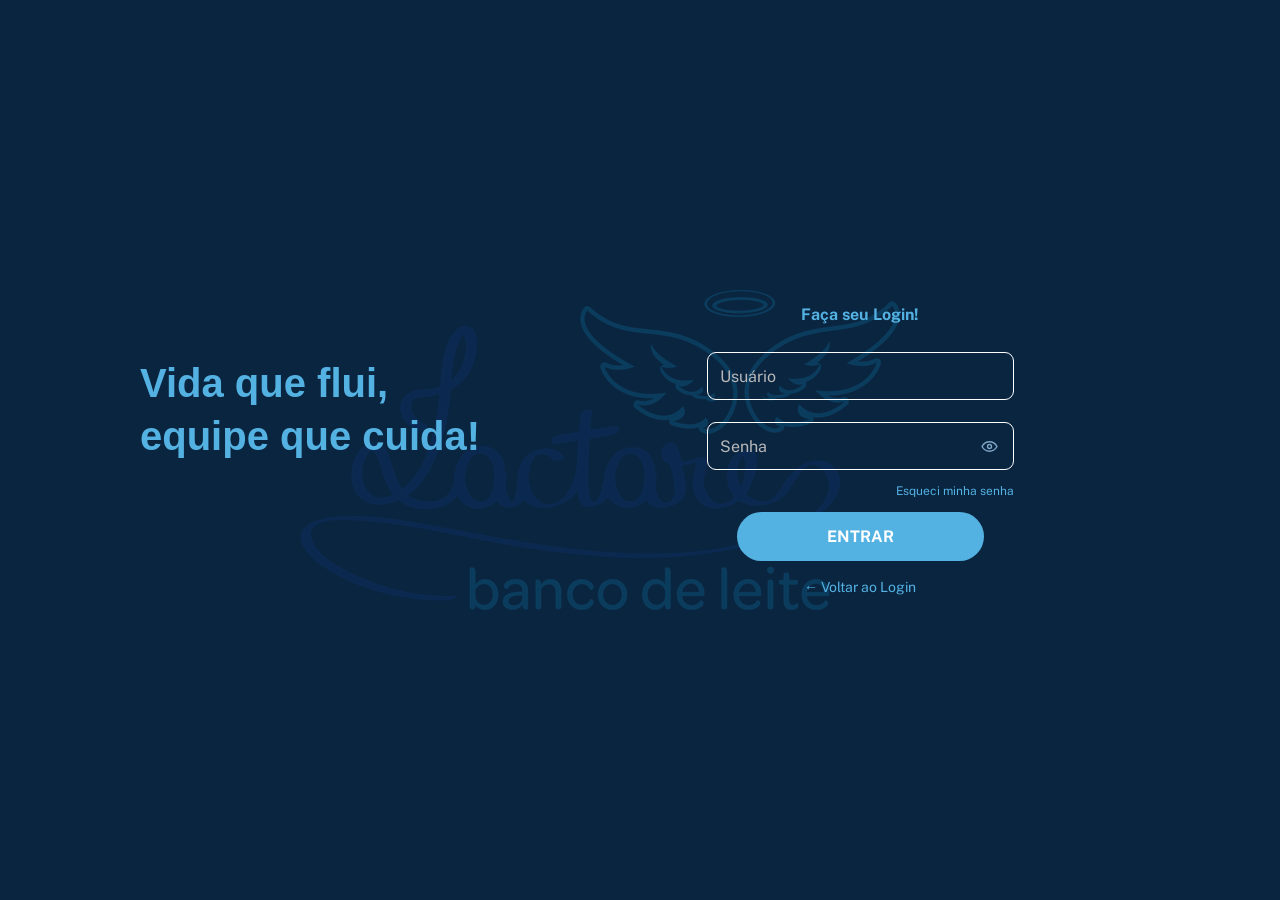
<file: pages/perfis/medico.html>
<!DOCTYPE html>
<html lang="pt-BR" class="lactare-no-scrollbar">
<head>
    <meta charset="UTF-8">
    <meta name="viewport" content="width=device-width, initial-scale=1.0">
    <title>Lactare — Área Médica</title>
    <link rel="preconnect" href="https://fonts.googleapis.com">
    <link rel="preconnect" href="https://fonts.gstatic.com" crossorigin>
    <link href="https://fonts.googleapis.com/css2?family=Public+Sans:wght@400;500;600;700&display=swap" rel="stylesheet">
    <link rel="stylesheet" href="../../assets/css/medico.css">
</head>
<body>
<section class="screen active" id="screen-medico">
    <div class="med-shell">
        <aside class="med-sidebar">
            <div class="sidebar-brand">Área Médica Lactare</div>

            <ul class="med-menu" id="medMenu">
                <li><a class="active" data-tab="visao-geral" onclick="showMedTab('visao-geral', this)">Visão geral</a></li>
                <li><a data-tab="triagens" onclick="showMedTab('triagens', this)">Triagens</a></li>
                <li><a data-tab="agenda" onclick="showMedTab('agenda', this)">Agenda de exames</a></li>
                <li><a data-tab="resultados" onclick="showMedTab('resultados', this)">Resultados</a></li>
            </ul>

            <div class="med-user-card">
                <span class="med-user-label">Médico conectado</span>
                <strong id="doctorName">Carregando...</strong>
                <small>Equipe Lactare · Médico</small>
            </div>

            <button class="med-back" type="button" onclick="goToLoginEquipe()">← Voltar ao Login</button>
        </aside>

        <main class="med-main">
            <div class="med-topbar">
                <div>
                    <span class="med-top-label">Equipe Lactare</span>
                    <h1>Área médica</h1>
                </div>
                <div class="med-top-actions"><span id="medApiStatus" class="api-status">Conectando à API...</span><img src="../../assets/images/lactare-logo.png" alt="Lactare" class="brand-mark"></div>
            </div>

            <section class="med-tab active" data-medpanel="visao-geral">
                <div class="med-header">
                    <h2>Visão geral</h2>
                    <p>Acompanhe suas triagens, exames e pendências médicas.</p>
                </div>

                <div class="med-indicators">
                    <article class="med-indicator"><span>Triagens pendentes</span><strong id="medMetricPendente">0</strong><small>aguardando análise</small></article>
                    <article class="med-indicator"><span>Em análise</span><strong id="medMetricAnalise">0</strong><small>em acompanhamento</small></article>
                    <article class="med-indicator"><span>Aprovadas</span><strong id="medMetricAprovada">0</strong><small>liberadas para próxima etapa</small></article>
                    <article class="med-indicator"><span>Não aprovadas</span><strong id="medMetricRecusada">0</strong><small>com decisão registrada</small></article>
                </div>

                <div class="med-grid two">
                    <article class="med-card">
                        <div class="med-card-head"><h3>Próximos exames</h3><button type="button" class="med-link" onclick="showMedTab('agenda')">Ver agenda</button></div>
                        <div class="exam-list" id="doctorUpcoming"><div class="med-empty-block">Carregando pela API...</div></div>
                    </article>

                    <article class="med-card">
                        <div class="med-card-head"><h3>Atividades recentes</h3></div>
                        <div class="activity-list" id="doctorActivity"><div class="med-empty-block">Carregando pela API...</div></div>
                    </article>
                </div>
            </section>

            <section class="med-tab" data-medpanel="triagens">
                <div class="med-header"><h2>Triagens de doadoras</h2><p>Analise as respostas da triagem e registre sua decisão médica.</p></div>
                <div class="med-card">
                    <div class="med-card-head"><div><h3>Triagens aguardando análise</h3><p class="med-helper">A decisão registrada aqui atualiza o processo da doadora.</p></div></div>
                    <div class="table-wrap">
                        <table class="med-table">
                            <thead><tr><th>Doadora</th><th>Data</th><th>Status</th><th>Ação</th></tr></thead>
                            <tbody id="doctorTriagemBody"><tr><td colspan="4">Carregando pela API...</td></tr></tbody>
                        </table>
                    </div>
                    <div id="triagemDetail" class="triagem-detail" hidden></div>
                </div>
            </section>

            <section class="med-tab" data-medpanel="agenda">
                <div class="med-header"><h2>Agenda de exames</h2><p>Visualize os exames médicos agendados e as solicitações recebidas.</p></div>
                <div class="med-card">
                    <div class="med-card-head"><h3>Minha agenda</h3><span class="med-pill" id="medCurrentMonth">Agenda</span></div>
                    <div class="agenda-list" id="doctorAgendaBody"><div class="med-empty-block">Carregando pela API...</div></div>
                </div>
            </section>

            <section class="med-tab" data-medpanel="resultados">
                <div class="med-header"><h2>Resultados médicos</h2><p>Registre e acompanhe os resultados dos exames realizados.</p></div>
                <div class="med-card">
                    <div class="med-card-head"><h3>Exames recentes</h3></div>
                    <div class="table-wrap">
                        <table class="med-table">
                            <thead><tr><th>Doadora</th><th>Exame</th><th>Resultado</th><th>Data</th><th>Ação</th></tr></thead>
                            <tbody id="doctorResultsBody"><tr><td colspan="5">Carregando pela API...</td></tr></tbody>
                        </table>
                    </div>
                    <div id="resultMessage" class="result-message" hidden></div>
                </div>
            </section>
        </main>
    </div>
</section>

<script src="../../assets/js/api-client.js"></script>
<script src="../../assets/js/script.js"></script>
<script>
const MED = { triagens: [], consultas: [] };

function escMed(value) {
    return String(value ?? '').replace(/[&<>'"]/g, c => ({'&':'&amp;','<':'&lt;','>':'&gt;',"'":'&#39;','"':'&quot;'}[c]));
}
function fmtDateMed(v) {
    if (!v) return '—';
    const s = String(v).slice(0,10);
    const p = s.split('-');
    return p.length === 3 ? `${p[2]}/${p[1]}/${p[0]}` : s;
}
function fmtStatusMed(status) {
    const map = {
        PENDENTE:['Pendente','pending'], EM_ANALISE:['Em análise','analysis'], APROVADA:['Aprovada','confirmed'],
        NAO_APROVADA:['Não aprovada','rejected'], AGENDADA:['Aguardando confirmação','pending'],
        CONFIRMADA:['Confirmado','confirmed'], CANCELADA:['Cancelado','rejected'], REALIZADA:['Realizado','confirmed']
    };
    return map[status] || [status || '—','analysis'];
}
function statusBadge(status) {
    const [label, cls] = fmtStatusMed(status);
    return `<span class="med-status ${cls}">${escMed(label)}</span>`;
}
function showMedTab(tab, link) {
    document.querySelectorAll('.med-tab').forEach(el => el.classList.toggle('active', el.dataset.medpanel === tab));
    document.querySelectorAll('#medMenu a').forEach(el => el.classList.toggle('active', el.dataset.tab === tab));
    if (link) link.classList.add('active');
}
function setMetric(id, value) { const el = document.getElementById(id); if (el) el.textContent = value; }
function emptyRow(cols, text) { return `<tr><td colspan="${cols}" class="med-empty">${escMed(text)}</td></tr>`; }

function renderMetrics() {
    setMetric('medMetricPendente', MED.triagens.filter(t => t.status === 'PENDENTE').length);
    setMetric('medMetricAnalise', MED.triagens.filter(t => t.status === 'EM_ANALISE').length);
    setMetric('medMetricAprovada', MED.triagens.filter(t => t.status === 'APROVADA').length);
    setMetric('medMetricRecusada', MED.triagens.filter(t => t.status === 'NAO_APROVADA').length);
}

function renderTriagens() {
    const body = document.getElementById('doctorTriagemBody');
    if (!body) return;
    const triagens = MED.triagens.filter(t => t.status === 'PENDENTE' || t.status === 'EM_ANALISE');
    body.innerHTML = triagens.length ? triagens.map(t => {
        const action = t.status === 'EM_ANALISE' ? 'Continuar' : 'Analisar';
        return `<tr><td>${escMed(t.doadoraNome || 'Doadora')}</td><td>${fmtDateMed(t.dataEnvio)}</td><td>${statusBadge(t.status)}</td><td><button class="med-action" onclick="openTriagemApi(${t.id})">${action}</button></td></tr>`;
    }).join('') : emptyRow(4, 'Não há triagens pendentes de análise.');
}

function renderAgenda() {
    const box = document.getElementById('doctorAgendaBody');
    if (!box) return;
    const exames = MED.consultas.filter(c => c.motivo === 'EXAME_MEDICO').sort((a,b) => `${a.data} ${a.horario}`.localeCompare(`${b.data} ${b.horario}`));
    box.innerHTML = exames.length ? exames.map(c => {
        const nome = c.doadora?.nome || 'Doadora';
        const action = c.status === 'AGENDADA' ? `<button class="med-action" onclick="confirmarAgendamentoMedico(${c.id})">Confirmar</button>` : (c.status === 'CONFIRMADA' ? `<button class="med-action" onclick="realizarExameMedico(${c.id})">Marcar exame como realizado</button>` : (c.status === 'REALIZADA' ? `<button class="med-action" onclick="showResultApi(${c.id})">Registrar resultado</button>` : ''));
        return `<div class="agenda-day"><strong>${fmtDateMed(c.data)}</strong><div><b>${escMed(c.horario)} · ${escMed(nome)}</b><span>Exame médico · ${escMed(fmtStatusMed(c.status)[0])}</span></div><div class="agenda-actions">${statusBadge(c.status)} ${action}</div></div>`;
    }).join('') : '<div class="med-empty-block">Nenhum exame médico agendado.</div>';
}

function renderResults() {
    const body = document.getElementById('doctorResultsBody');
    if (!body) return;
    const results = MED.consultas.filter(c => c.motivo === 'EXAME_MEDICO' && (c.status === 'APROVADA' || c.status === 'NAO_APROVADA'));
    body.innerHTML = results.length ? results.map(c => {
        const nome = c.doadora?.nome || 'Doadora';
        return `<tr><td>${escMed(nome)}</td><td>Exame médico</td><td>${statusBadge(c.status)}</td><td>${fmtDateMed(c.data)}</td><td><button class="med-action secondary" onclick="showResultApi(${c.id})">Ver</button></td></tr>`;
    }).join('') : emptyRow(5, 'Nenhum resultado médico registrado pela API.');
}

function renderRecent() {
    const exams = MED.consultas.filter(c => c.motivo === 'EXAME_MEDICO').sort((a,b) => `${a.data} ${a.horario}`.localeCompare(`${b.data} ${b.horario}`)).slice(0,4);
    const examList = document.getElementById('doctorUpcoming');
    if (examList) examList.innerHTML = exams.length ? exams.map(c => `<div class="exam-row"><div><strong>${escMed(c.doadora?.nome || 'Doadora')}</strong><span>${fmtDateMed(c.data)} · ${escMed(c.horario || '—')}</span></div>${statusBadge(c.status)}</div>`).join('') : '<div class="med-empty-block">Nenhum exame encontrado na API.</div>';
    const activity = document.getElementById('doctorActivity');
    if (activity) {
        const acts = [];
        MED.triagens.slice(0,3).forEach(t => acts.push(`<div><span class="activity-dot"></span><p><strong>Triagem ${escMed(fmtStatusMed(t.status)[0]).toLowerCase()}</strong><small>${escMed(t.doadoraNome || 'Doadora')} · ${fmtDateMed(t.dataEnvio)}</small></p></div>`));
        MED.consultas.filter(c => c.motivo === 'EXAME_MEDICO').slice(0,3).forEach(c => acts.push(`<div><span class="activity-dot"></span><p><strong>Exame médico</strong><small>${escMed(c.doadora?.nome || 'Doadora')} · ${fmtDateMed(c.data)} ${escMed(c.horario || '')}</small></p></div>`));
        activity.innerHTML = acts.length ? acts.slice(0,5).join('') : '<div class="med-empty-block">Nenhuma atividade encontrada na API.</div>';
    }
}

function inicializarPerfilMedico() {
    const raw = localStorage.getItem('lactare_session');
    try {
        const sessao = raw ? JSON.parse(raw) : null;
        if (!sessao || sessao.perfil !== 'MEDICO') {
            goToLoginEquipe();
            return false;
        }
        const nome = document.getElementById('doctorName');
        if (nome) nome.textContent = sessao.nome || 'Médico';
        const mes = document.getElementById('medCurrentMonth');
        if (mes) mes.textContent = new Intl.DateTimeFormat('pt-BR', { month: 'long', year: 'numeric' }).format(new Date());
        return true;
    } catch (e) {
        goToLoginEquipe();
        return false;
    }
}

async function carregarDadosMedico() {
    const sessao = LactareAPI.session();
    if (!sessao || sessao.perfil !== 'MEDICO') {
        window.location.href = '../login/equipe.html';
        return;
    }
    if (sessao.nome) document.getElementById('doctorName').textContent = sessao.nome;
    try {
        const [triagens, consultas] = await Promise.all([LactareAPI.triagens(), LactareAPI.consultas()]);
        MED.triagens = Array.isArray(triagens) ? triagens : [];
        MED.consultas = Array.isArray(consultas) ? consultas : [];
        renderMetrics(); renderTriagens(); renderAgenda(); renderResults(); renderRecent();
        document.getElementById('medApiStatus').textContent = 'API conectada';
        document.getElementById('medApiStatus').className = 'api-status online';
    } catch (e) {
        document.getElementById('medApiStatus').textContent = e.message || 'Erro na API';
        document.getElementById('medApiStatus').className = 'api-status error';
    }
}

async function openTriagemApi(id) {
    const box = document.getElementById('triagemDetail');
    box.hidden = false;
    box.innerHTML = '<p>Carregando dados da triagem pela API...</p>';
    try {
        const t = await LactareAPI.triagem(id);
        box.innerHTML = `<h4>Análise de triagem — ${escMed(t.doadoraNome)}</h4>
          <div class="answer-grid">
            <div><b>Amamentando</b><span>${escMed(t.amamentando || 'Não informado')}</span></div>
            <div><b>Idade do bebê</b><span>${escMed(t.idadeBebe || 'Não informado')}</span></div>
            <div><b>Uso de medicamentos</b><span>${escMed(t.medicamento || 'Não informado')}</span></div>
            <div><b>Tabagismo</b><span>${escMed(t.fuma || 'Não informado')}</span></div>
            <div><b>Exames recentes</b><span>${escMed(t.examesRecentes || 'Não informado')}</span></div>
            <div><b>Já doou</b><span>${escMed(t.jaDoou || 'Não informado')}</span></div>
          </div>
          <p>Registre a decisão de acordo com o protocolo médico adotado pela Lactare.</p>
          <div class="decision-row">
            <button class="decision approve" onclick="setDecisionApi(${t.id}, 'APROVADA')">Aprovar triagem</button>
            <button class="decision reject" onclick="setDecisionApi(${t.id}, 'NAO_APROVADA')">Não aprovar</button>
          </div>`;
        box.scrollIntoView({behavior:'smooth', block:'nearest'});
    } catch (e) { box.innerHTML = `<p class="api-error">${escMed(e.message)}</p>`; }
}

async function setDecisionApi(id, status) {
    const box = document.getElementById('triagemDetail');
    box.innerHTML = '<p>Salvando decisão na API...</p>';
    try {
        const updated = await LactareAPI.statusTriagem(id, status);
        const index = MED.triagens.findIndex(t => t.id === id);
        if (index >= 0) MED.triagens[index] = updated;
        renderMetrics(); renderTriagens(); renderRecent();
        box.innerHTML = `<h4>Decisão registrada pela API</h4><p><strong>${escMed(updated.doadoraNome)}</strong>: triagem <strong>${escMed(fmtStatusMed(updated.status)[0])}</strong>.</p><p class="med-helper">O status foi persistido no banco e a jornada da doadora poderá refletir a alteração.</p>`;
    } catch (e) { box.innerHTML = `<p class="api-error">${escMed(e.message)}</p>`; }
}

async function confirmarAgendamentoMedico(id) {
    try {
        const updated = await LactareAPI.confirmarAgendamentoExame(id);
        const index = MED.consultas.findIndex(c => c.id === id);
        if (index >= 0) MED.consultas[index] = updated;
        renderAgenda(); renderRecent();
        alert('Agendamento do exame confirmado pela API.');
    } catch (e) { alert(e.message); }
}

async function realizarExameMedico(id) {
    try {
        const updated = await LactareAPI.realizarExame(id);
        const index = MED.consultas.findIndex(c => c.id === id);
        if (index >= 0) MED.consultas[index] = updated;
        renderAgenda(); renderRecent();
        showResultApi(id);
    } catch (e) { alert(e.message); }
}

async function showResultApi(id) {
    const box = document.getElementById('resultMessage');
    const c = MED.consultas.find(x => x.id === id);
    if (!c) return;
    box.hidden = false;
    box.innerHTML = `<strong>${escMed(c.doadora?.nome || 'Doadora')}</strong><br>Exame: ${statusBadge(c.status)}<br><p class="med-helper">Nesta etapa, o sistema simula o resultado clínico: após o exame ser marcado como realizado, o médico registra manualmente a decisão.</p><br><button class="decision approve" onclick="registrarResultadoExame(${id}, 'APROVADA')">Aprovar exame</button> <button class="decision reject" onclick="registrarResultadoExame(${id}, 'NAO_APROVADA')">Não aprovar</button>`;
}

async function registrarResultadoExame(id, status) {
    const box = document.getElementById('resultMessage');
    box.innerHTML = '<p>Salvando resultado na API...</p>';
    try {
        const updated = await LactareAPI.resultadoExame(id, status);
        const index = MED.consultas.findIndex(c => c.id === id);
        if (index >= 0) MED.consultas[index] = updated;
        renderResults(); renderRecent();
        box.innerHTML = `<strong>Resultado salvo pela API:</strong> ${statusBadge(updated.status)}<p class="med-helper">A jornada da doadora será atualizada a partir do status persistido.</p>`;
    } catch (e) { box.innerHTML = `<p class="api-error">${escMed(e.message)}</p>`; }
}

document.addEventListener('DOMContentLoaded', function () {
    carregarDadosMedico();
    document.addEventListener('visibilitychange', function(){ if(!document.hidden) carregarDadosMedico(); });
});
</script>
</body>
</html>
</file>
<file: assets/css/style.css>
* {
  box-sizing: border-box;
}

html,
body {
  margin: 0;
  padding: 0;
  scrollbar-width: none;
  -ms-overflow-style: none;
}

html::-webkit-scrollbar,
body::-webkit-scrollbar {
  display: none;
}

body {
  font-family: "Public Sans", Arial, Helvetica, sans-serif;
  background: #eef2f5;
  color: #222;
  font-size: 14px;
}

h1,
h2,
h3 {
  margin: 0;
  font-family: Arial, Helvetica, sans-serif;
  font-weight: 700;
}

a {
  color: #54b2e3;
  text-decoration: none;
}

a:hover {
  text-decoration: underline;
}

button {
  font-family: inherit;
  cursor: pointer;
}

input,
select,
textarea {
  font-family: inherit;
}

.screen {
  display: none;
}

.screen.active {
  display: block;
}

.btn {
  display: inline-block;
  padding: 10px 20px;
  border: 1px solid transparent;
  border-radius: 4px;
  font-size: 13px;
  font-weight: 700;
  text-align: center;
}

.btn-primary {
  background: #00458b;
  color: #fff;
  border-color: #00458b;
}

.btn-primary:hover {
  background: #092f5c;
}

.btn-outline {
  background: #fff;
  color: #00458b;
  border: 1px solid #00458b;
}

.btn-outline:hover {
  background: #f2f6fa;
}

.btn-outline:disabled {
  color: #aaa;
  border-color: #ccc;
  cursor: not-allowed;
}

.btn-success {
  background: #1b7f79;
  color: #fff;
  border-color: #1b7f79;
}

.btn-success:hover {
  background: #145f5a;
}

.btn-block {
  display: block;
  width: 100%;
}

.wizard-wrap {
  max-width: 760px;
  margin: 30px auto 60px;
  padding: 0 16px;
}

.wizard-card {
  background: #fff;
  border: 1px solid #cfd8e0;
  border-radius: 4px;
}

.wizard-header {
  background: #00458b;
  color: #fff;
  padding: 18px 20px;
  display: flex;
  align-items: center;
  gap: 14px;
}

.header-icon {
  width: 34px;
  height: 34px;
  border: 1px solid rgba(255, 255, 255, 0.6);
  border-radius: 4px;
  display: flex;
  align-items: center;
  justify-content: center;
  font-size: 16px;
  flex-shrink: 0;
}

.wizard-header h1 {
  font-size: 18px;
}

.wizard-header p {
  margin: 4px 0 0;
  font-size: 12px;
  color: #cfe0ee;
}

/* stepper */
.stepper {
  display: flex;
  padding: 16px 24px 0;
}

.step {
  flex: 1;
  text-align: center;
  position: relative;
}

.step:not(:last-child)::after {
  content: '';
  position: absolute;
  top: 12px;
  left: 58%;
  width: 84%;
  height: 2px;
  background: #d3dbe2;
}

.step.done:not(:last-child)::after {
  background: #1b7f79;
}

.step-dot {
  width: 26px;
  height: 26px;
  margin: 0 auto 4px;
  border: 2px solid #c3ccd4;
  border-radius: 50%;
  display: flex;
  align-items: center;
  justify-content: center;
  font-size: 12px;
  font-weight: 700;
  color: #8a97a3;
  position: relative;
  background: #fff;
  z-index: 1;
}

.step.current .step-dot {
  border-color: #00458b;
  color: #00458b;
}

.step.done .step-dot {
  border-color: #1b7f79;
  background: #1b7f79;
  color: #fff;
}

.step-label {
  font-size: 10.5px;
  color: #8a97a3;
  line-height: 1.3;
  margin-top: 2px;
}

.step.current .step-label {
  color: #00458b;
  font-weight: 700;
}

.notice-bar {
  margin: 16px 24px 0;
  background: #eaf3fb;
  border: 1px solid #c9dcec;
  color: #00458b;
  font-size: 11.5px;
  padding: 8px 12px;
  border-radius: 3px;
  line-height: 1.5;
}

.wizard-body {
  padding: 20px 24px 8px;
}

.section-title {
  font-size: 11.5px;
  font-weight: 700;
  color: #00458b;
  letter-spacing: .03em;
  margin-bottom: 12px;
}

.form-grid {
  display: grid;
  grid-template-columns: 1fr 1fr;
  gap: 14px 18px;
  margin-bottom: 14px;
}

@media(max-width:600px) {
  .form-grid {
    grid-template-columns: 1fr;
  }
}

.field {
  margin-bottom: 2px;
}

.field.full {
  grid-column: 1 / -1;
}

.field label {
  display: block;
  font-size: 10.5px;
  font-weight: 700;
  color: #5a6b7a;
  letter-spacing: .03em;
  margin-bottom: 4px;
}

.field input[type="text"],
.field input[type="password"],
.field select,
.field textarea {
  width: 100%;
  padding: 8px 10px;
  border: 1px solid #c3ccd4;
  border-radius: 3px;
  font-size: 13px;
  color: #222;
  background: #fff;
}

.field input:focus,
.field select:focus,
.field textarea:focus {
  outline: none;
  border-color: #00458b;
}

.field textarea {
  resize: vertical;
  min-height: 60px;
}

.password-field {
  position: relative;
}

.password-field input[type="password"],
.password-field input[type="text"] {
  padding-right: 46px;
}

.login-box .password-field input[type="password"],
.login-box .password-field input[type="text"] {
  padding-right: 46px;
}

.password-toggle {
  position: absolute;
  top: 50%;
  right: 10px;
  display: inline-flex;
  align-items: center;
  justify-content: center;
  width: 28px;
  height: 28px;
  padding: 0;
  border: 0;
  background: transparent;
  color: #8a97a3;
  transform: translateY(-50%);
}

.password-toggle:hover,
.password-toggle.is-visible {
  color: #00458b;
}

.password-toggle svg {
  width: 19px;
  height: 19px;
  fill: none;
  stroke: currentColor;
  stroke-linecap: round;
  stroke-linejoin: round;
  stroke-width: 1.8;
}

.hint {
  font-size: 11px;
  color: #8a97a3;
  margin-top: 4px;
}

.radio-row {
  display: flex;
  flex-wrap: wrap;
  gap: 14px;
  padding-top: 4px;
}

.radio-opt {
  display: flex;
  align-items: center;
  gap: 5px;
  font-size: 12.5px;
  color: #333;
  font-weight: normal;
  cursor: pointer;
}

.radio-opt input {
  margin: 0;
}

.check-line {
  display: flex;
  gap: 8px;
  align-items: flex-start;
  font-size: 12px;
  line-height: 1.5;
  color: #333;
  margin-bottom: 8px;
}

.check-line input {
  margin-top: 3px;
  flex-shrink: 0;
}

.check-line.muted {
  color: #666;
}

.two-col {
  display: grid;
  grid-template-columns: 1fr 1fr;
  gap: 24px;
}

@media(max-width:600px) {
  .two-col {
    grid-template-columns: 1fr;
  }
}

.col-heading {
  font-size: 13px;
  font-weight: 700;
  color: #00458b;
  margin-bottom: 12px;
}

.strength-track {
  height: 4px;
  background: #e2e7eb;
  margin-top: 6px;
  border-radius: 2px;
  overflow: hidden;
}

.strength-fill {
  width: 85%;
  height: 100%;
  background: #1b7f79;
}

.info-box {
  background: #eaf3fb;
  border: 1px solid #c9dcec;
  color: #00458b;
  font-size: 11.5px;
  padding: 10px 12px;
  border-radius: 3px;
  line-height: 1.5;
  margin-top: 8px;
}

.summary-block {
  margin-bottom: 14px;
}

.summary-title {
  font-size: 11px;
  font-weight: 700;
  color: #00458b;
  letter-spacing: .03em;
  margin-bottom: 6px;
}

.summary-row {
  display: flex;
  justify-content: space-between;
  font-size: 12.5px;
  padding: 5px 0;
  border-bottom: 1px dotted #d3dbe2;
}

.summary-row span:first-child {
  color: #8a97a3;
}

.summary-row span:last-child {
  font-weight: 700;
  color: #222;
}

.ready-block {
  margin-top: 14px;
  border: 1px solid #bfe0c9;
  background: #eaf7ee;
  padding: 12px;
  border-radius: 3px;
  display: flex;
  gap: 10px;
  align-items: center;
  font-size: 12.5px;
  color: #145f5a;
}

.ready-icon {
  width: 26px;
  height: 26px;
  flex-shrink: 0;
  border-radius: 50%;
  background: #1b7f79;
  color: #fff;
  display: flex;
  align-items: center;
  justify-content: center;
  font-size: 14px;
}

.field.invalid input,
.field.invalid select,
.field.invalid textarea {
  border-color: #c0392b;
  background: #fff5f5;
}

.field-error {
  font-size: 11px;
  color: #c0392b;
  margin-top: 4px;
}

.check-line.invalid {
  outline: 1px solid #c0392b;
  background: #fff5f5;
  border-radius: 3px;
  padding: 4px 6px;
  margin-left: -6px;
}

.step-error-banner {
  background: #fdecea;
  border: 1px solid #f3b9b4;
  color: #a4271f;
  font-size: 12px;
  padding: 10px 12px;
  border-radius: 3px;
  margin-bottom: 14px;
}

.wizard-footer {
  display: flex;
  justify-content: space-between;
  align-items: center;
  padding: 16px 24px 22px;
  border-top: 1px solid #e5e9ed;
  margin-top: 14px;
}

.success-wrap {
  min-height: calc(100vh - 60px);
  display: flex;
  align-items: center;
  justify-content: center;
  padding: 30px 16px;
}

.success-card {
  max-width: 420px;
  width: 100%;
  border: 1px solid #cfd8e0;
  border-radius: 4px;
  background: #fff;
  overflow: hidden;
}

.success-header {
  background: #00458b;
  color: #fff;
  font-size: 15px;
  font-weight: 700;
  padding: 16px 20px;
  text-align: center;
}

.success-body {
  padding: 30px 24px;
  text-align: center;
}

.success-body p {
  color: #54b2e3;
  font-weight: 700;
  font-size: 14px;
  line-height: 1.5;
  margin: 0 0 20px;
}

.success-next-label {
  font-size: 12px;
  font-weight: 700;
  color: #333;
  margin-bottom: 10px;
}

/* =========================
   LOGIN - PESSOA DOADORA
   Ajustado conforme a prototipação
   ========================= */
.login-wrap {
  min-height: 100vh;
  width: 100%;
  display: grid;
  grid-template-columns: 1fr 1fr;
  position: relative;
  background: #fff;
}

.login-left {
  background: #fff;
  display: flex;
  align-items: center;
  justify-content: flex-start;
  padding: 0 40px 0 95px;
  min-width: 0;
}

.login-left h1 {
  margin: 0;
  max-width: 400px;
  font-size: 40px;
  line-height: 1.3;
  font-weight: 700;
  color: #00458b;
}

/* Mantém a tela da equipe no tema escuro */
.login-wrap-dark .login-left {
  background: #0a2540;
}

.login-wrap-dark .login-left h1 {
  color: #54b2e3;
}

.login-right {
  position: relative;
  background: #fff;
  display: flex;
  align-items: flex-start;
  justify-content: center;
  padding: 112px 40px 40px;
  overflow: hidden;
  min-width: 0;
}

.login-wrap-dark .login-right {
  background: #0a2540;
}

.login-wrap-apoio .login-right {
  background: #fff;
}

.login-box {
  width: 100%;
  max-width: 307px;
  position: relative;
  z-index: 2;
}

.login-tagline {
  color: #00458b;
  font-weight: 700;
  font-size: 16px;
  text-align: center;
  margin-bottom: 28px;
}

.login-box-dark .login-tagline {
  color: #54b2e3;
}

.login-box .field {
  margin-bottom: 22px;
}

.login-box input[type="text"],
.login-box input[type="password"] {
  width: 100%;
  height: 48px;
  padding: 0 12px;
  border: 1px solid #c9c9c9;
  border-radius: 9px;
  font-size: 16px;
  background: #fff;
  color: #333;
}

.login-box input[type="text"]:focus,
.login-box input[type="password"]:focus {
  outline: none;
  border-color: #00458b;
}

.login-box-dark input[type="text"],
.login-box-dark input[type="password"] {
  background: #0e335a;
  border-color: #1c4d7f;
  color: #fff;
}

.login-box-dark input::placeholder {
  color: #7fa5c8;
}

.forgot-row {
  text-align: right;
  margin-top: -10px;
  margin-bottom: 14px;
}

.link {
  color: #54b2e3;
  font-size: 12px;
  cursor: pointer;
}

.login-box-dark .link {
  color: #54b2e3;
}

.link-sm {
  font-size: 11.5px;
  color: #54b2e3;
  cursor: pointer;
}

.login-footnote {
  margin-top: 13px;
  font-size: 12px;
  text-align: center;
  color: #00458b;
}

.login-box-dark .login-footnote {
  color: #cfe0ee;
}

.login-help {
  margin-top: 12px;
  font-size: 12px;
  color: #00458b;
  line-height: 1.45;
  text-align: center;
}

.login-guide {
  margin-top: 4px;
  text-align: center;
  font-size: 12px;
  color: #1b7f79;
  font-weight: 700;
}

.wa-icon {
  color: #1b7f79;
}

.team-access {
  margin-top: 18px;
  text-align: center;
}

.login-links-row {
  display: flex;
  justify-content: center;
  gap: 16px;
  flex-wrap: wrap;
}

.login-watermark {
  position: absolute;
  left: 50%;
  bottom: 48px;
  top: auto;
  width: 600px;
  max-width: none;
  height: auto;
  aspect-ratio: 600 / 320;
  object-fit: contain;
  opacity: 0.08;
  transform: translateX(-50%);
  pointer-events: none;
  z-index: 1;
}

.login-watermark-dark {
  opacity: 0.18;
}

.btn.btn-primary.btn-block {
  width: 100%;
  height: 49px;
  padding: 0 20px;
  border: 1px solid #00458b;
  border-radius: 25px;
  background: #00458b;
  color: #fff;
  font-size: 16px;
  font-weight: 700;
}

.btn.btn-primary.btn-block:hover {
  background: #064781;
}

@media (max-width: 760px) {
  .login-wrap {
    min-height: 100svh;
    grid-template-columns: 1fr;
  }

  .login-left {
    min-height: 220px;
    padding: 36px 24px 24px;
    justify-content: center;
  }

  .login-left h1 {
    font-size: clamp(28px, 7vw, 36px);
    text-align: center;
  }

  .login-right {
    min-height: 0;
    padding: 40px 20px 48px;
  }

  .login-box {
    width: min(100%, 420px);
  }

  .login-watermark {
    width: 400px;
    max-width: 90%;
    bottom: 20px;
    opacity: 0.08;
  }
}

@media (max-width: 480px) {
  .login-left {
    min-height: 190px;
    padding: 30px 18px 20px;
  }

  .login-right {
    padding: 30px 16px 42px;
  }

  .login-left h1 {
    font-size: 28px;
  }

  .login-watermark {
    width: 300px;
    max-width: 95%;
    bottom: 10px;
  }
}

.topbar-mini {
  display: flex;
  align-items: center;
  justify-content: flex-end;
  gap: 14px;
  margin-bottom: 16px;
}
.topbar-mini-dark {
  margin-bottom: 10px;
}
.pill-back {
  background: #54b2e3;
  color: #fff;
  font-size: 11.5px;
  font-weight: 700;
  padding: 7px 16px;
  border-radius: 14px;
  cursor: pointer;
  white-space: nowrap;
}
.pill-back:hover {
  background: #54b2e3;
}
.bell-btn {
  width: 30px;
  height: 30px;
  border-radius: 50%;
  display: flex;
  align-items: center;
  justify-content: center;
  color: #00458b;
  background: #eaf3fb;
  cursor: pointer;
  flex-shrink: 0;
}
.bell-btn:hover {
  background: #dbeaf6;
}

.login-error {
  background: #fdecea;
  border: 1px solid #f3b9b4;
  color: #a4271f;
  font-size: 11.5px;
  padding: 8px 10px;
  border-radius: 3px;
  margin-bottom: 12px;
  line-height: 1.4;
}
.login-box-dark .login-error {
  background: rgba(220, 70, 60, 0.12);
  border-color: rgba(220, 70, 60, 0.4);
  color: #ff9d94;
}

.dash-shell {
  display: grid;
  grid-template-columns: 230px 1fr;
  min-height: 100vh;
  background: #0a2540;
}
@media (max-width: 760px) {
  .dash-shell {
    grid-template-columns: 1fr;
  }
}
.dash-sidebar {
  background: #082c57;
  color: #fff;
  padding: 20px 16px;
  display: flex;
  flex-direction: column;
}
.dash-sidebar .sidebar-brand {
  border-bottom-color: rgba(255, 255, 255, 0.15);
}
.dash-menu {
  list-style: none;
  margin: 0;
  padding: 0;
  flex: 1;
}
.dash-menu li a {
  display: block;
  padding: 9px 10px;
  border-radius: 3px;
  color: #9cbbda;
  font-size: 12.5px;
  font-weight: 600;
  margin-bottom: 2px;
  cursor: pointer;
}
.dash-menu li a:hover {
  background: rgba(255, 255, 255, 0.08);
  color: #fff;
}
.dash-menu li a.active {
  background: #54b2e3;
  color: #fff;
}
.dash-back {
  font-size: 12px;
  color: #6e96be;
  padding-top: 14px;
  border-top: 1px solid rgba(255, 255, 255, 0.15);
  cursor: pointer;
}
.dash-back:hover {
  color: #fff;
}
.dash-main {
  padding: 24px 28px 40px;
  color: #eaf3fb;
}
.dash-header h2 {
  color: #fff;
  font-size: 17px;
}
.dash-desc {
  color: #8fb3d6;
  font-size: 12px;
  margin: 4px 0 18px;
}
.dash-tab {
  display: none;
}
.dash-tab.active {
  display: block;
}
.dash-grid {
  display: grid;
  grid-template-columns: 1fr 1fr;
  gap: 18px;
}
@media (max-width: 900px) {
  .dash-grid {
    grid-template-columns: 1fr;
  }
}
.dash-card {
  background: #00458b;
  border: 1px solid #1b4e82;
  border-radius: 4px;
  padding: 16px 18px;
}
.dash-card-head {
  display: flex;
  justify-content: space-between;
  align-items: center;
  margin-bottom: 12px;
}
.dash-card-head h4 {
  font-size: 12.5px;
  color: #dcebf7;
  font-weight: 700;
  margin: 0;
}
.dash-pill {
  background: #54b2e3;
  color: #fff;
  font-size: 11px;
  font-weight: 700;
  padding: 3px 10px;
  border-radius: 3px;
}
.bar-chart {
  display: flex;
  align-items: flex-end;
  gap: 5px;
  height: 110px;
  margin-bottom: 6px;
}
.bar-chart .bar {
  flex: 1;
  background: #54b2e3;
  border-radius: 2px 2px 0 0;
  min-height: 4px;
}
.bar-labels {
  display: flex;
  gap: 5px;
  font-size: 9px;
  color: #7fa6cc;
  margin-bottom: 12px;
}
.bar-labels span {
  flex: 1;
  text-align: center;
}
.dash-stats {
  display: flex;
  justify-content: space-between;
  font-size: 11px;
  color: #bfdcf2;
  border-top: 1px solid #1b4e82;
  padding-top: 10px;
}
.dash-stats b {
  display: block;
  color: #fff;
  font-size: 11.5px;
}

/* Ajustes finais de responsividade */
html,
body {
  width: 100%;
  min-width: 0;
}

img,
svg {
  max-width: 100%;
}

.login-wrap,
.app-shell,
.dash-shell {
  width: 100%;
  min-width: 0;
}

.login-left,
.login-right,
.main-area,
.dash-main {
  min-width: 0;
}

.login-left h1 {
  max-width: 520px;
}

.login-right {
  overflow: hidden;
}

.login-box {
  width: min(100%, 340px);
}

.login-box input,
.login-box select,
.login-box textarea,
.field input,
.field select,
.field textarea {
  max-width: 100%;
}

@media (max-width: 900px) {
  .main-area {
    padding: 20px 22px 32px;
  }

  .dash-main {
    padding: 20px 22px 32px;
  }

  .journey-track {
    padding-left: 14px;
    padding-right: 14px;
  }

  .journey-step .jdesc {
    max-width: 110px;
  }
}

@media (max-width: 760px) {
  .login-wrap {
    min-height: 100svh;
    grid-template-columns: 1fr;
  }

  .login-left {
    min-height: 220px;
    padding: 36px 24px 24px;
  }

  .login-left h1 {
    font-size: clamp(28px, 7vw, 36px);
    text-align: center;
  }

  .login-right {
    min-height: 0;
    padding: 30px 20px 48px;
  }

  .login-box {
    width: min(100%, 420px);
  }

  .app-shell,
  .dash-shell {
    grid-template-columns: 1fr;
  }

  .sidebar,
  .dash-sidebar {
    padding: 16px;
  }

  .main-area,
  .dash-main {
    padding: 18px 16px 30px;
  }

  .side-menu,
  .dash-menu {
    flex: none;
  }

  .journey-track {
    flex-direction: column;
    gap: 18px;
    padding: 20px 14px;
  }

  .journey-track::before {
    top: 44px;
    bottom: 44px;
    left: 50%;
    right: auto;
    width: 2px;
    height: auto;
  }

  .journey-step {
    width: 100%;
  }

  .journey-step .jdesc {
    max-width: 260px;
  }

  .wizard-wrap {
    margin-top: 16px;
    margin-bottom: 30px;
    padding: 0 10px;
  }

  .wizard-header {
    padding: 16px;
  }

  .stepper {
    padding-left: 12px;
    padding-right: 12px;
  }

  .notice-bar {
    margin-left: 16px;
    margin-right: 16px;
  }

  .wizard-body {
    padding-left: 16px;
    padding-right: 16px;
  }

  .wizard-footer {
    padding-left: 16px;
    padding-right: 16px;
  }

  .two-panel,
  .support-cards,
  .stat-row,
  .dash-grid {
    grid-template-columns: 1fr;
  }

  .card {
    padding: 16px;
  }

  table {
    display: block;
    width: 100%;
    overflow-x: auto;
    white-space: nowrap;
  }
}

@media (max-width: 600px) {
  .form-grid,
  .two-col {
    grid-template-columns: 1fr;
  }

  .stepper {
    gap: 4px;
  }

  .step-label {
    font-size: 9.5px;
  }

  .wizard-header h1 {
    font-size: 16px;
  }

  .wizard-header p {
    font-size: 11px;
  }

  .login-links-row {
    gap: 10px;
  }

  .topbar-mini {
    justify-content: center;
    flex-wrap: wrap;
  }

  .mini-calendar {
    overflow-x: auto;
  }
}

@media (max-width: 480px) {
  .login-left {
    min-height: 190px;
    padding: 30px 18px 20px;
  }

  .login-right {
    padding: 24px 16px 42px;
  }

  .login-left h1 {
    font-size: 28px;
  }

  .login-watermark {
    width: 120px;
    bottom: 10px;
  }

  .wizard-wrap {
    padding: 0 6px;
  }

  .wizard-header {
    align-items: flex-start;
  }

  .wizard-body {
    padding-left: 14px;
    padding-right: 14px;
  }

  .wizard-footer {
    gap: 10px;
    flex-wrap: wrap;
  }

  .wizard-footer .btn {
    flex: 1 1 120px;
  }

  .main-area,
  .dash-main {
    padding-left: 12px;
    padding-right: 12px;
  }
}

/* ==========================================================
   LOGIN - AJUSTE FIEL À PROTOTIPAÇÃO ENVIADA
   ========================================================== */

/* A página tem fundo cinza (#eef2f5) por padrão; como o login-wrap
   fica centralizado (max-width) em telas largas, isso deixava faixas
   cinzas visíveis nas laterais. Fundo branco cobrindo a tela toda
   resolve, sem afetar a centralização do conteúdo. */
#screen-login {
  background: #fff;
}

#screen-login .login-wrap {
  min-height: 100vh;
  width: 100%;
  display: grid;
  grid-template-columns: 50% 50%;
  position: relative;
  overflow: hidden;
  background: #fff;
}

#screen-login .login-left {
  min-width: 0;
  min-height: 100vh;
  padding: 0 30px 0 95px;
  display: flex;
  align-items: center;
  justify-content: flex-start;
  background: #fff;
}

#screen-login .login-left h1 {
  margin: 0;
  max-width: 390px;
  color: #00458b;
  font-size: 40px;
  line-height: 1.32;
  font-weight: 700;
  text-align: left;
}

#screen-login .login-right {
  min-width: 0;
  min-height: 100vh;
  position: relative;
  display: block;
  padding: 112px 0 0 28px;
  background: #fff;
  overflow: hidden;
}

#screen-login .login-box {
  width: 307px;
  max-width: 307px;
  position: relative;
  z-index: 3;
}

#screen-login .login-tagline {
  margin: 0 0 28px;
  color: #00458b;
  font-size: 16px;
  line-height: 1.2;
  font-weight: 700;
  text-align: center;
}

#screen-login .login-box .field {
  margin-bottom: 22px;
}

#screen-login .login-box input[type="text"],
#screen-login .login-box input[type="password"] {
  width: 307px;
  height: 48px;
  padding: 0 12px;
  border: 1px solid #c9c9c9;
  border-radius: 9px;
  background: #fff;
  color: #333;
  font-size: 16px;
}

#screen-login .forgot-row {
  margin-top: -10px;
  margin-bottom: 14px;
  text-align: right;
}

#screen-login .btn.btn-primary.btn-block {
  width: 247px;
  height: 49px;
  margin-left: 0;
  padding: 0 20px;
  border: 1px solid #00458b;
  border-radius: 25px;
  background: #00458b;
  color: #fff;
  font-size: 16px;
  font-weight: 700;
}

#screen-login .login-footnote,
#screen-login .login-help,
#screen-login .login-guide,
#screen-login .team-access {
  width: 307px;
}

#screen-login .login-footnote {
  margin-top: 13px;
  text-align: center;
}

#screen-login .login-help {
  margin-top: 12px;
  line-height: 1.45;
  text-align: center;
}

#screen-login .login-guide {
  margin-top: 4px;
  text-align: center;
}

#screen-login .team-access {
  margin-top: 18px;
  text-align: center;
}

#screen-login .login-links-row {
  justify-content: center;
  gap: 16px;
}

#screen-login .login-watermark {
  position: absolute;
  z-index: 1;
  /* Centraliza a logo na tela inteira, e não somente dentro da coluna direita */
  left: -430px;
  top: 125px;
  bottom: auto;
  width: 600px;
  max-width: none;
  height: auto;
  opacity: 0.08;
  transform: none;
  pointer-events: none;
}

@media (max-width: 760px) {
  #screen-login .login-wrap {
    grid-template-columns: 1fr;
    min-height: 100svh;
  }

  #screen-login .login-left {
    min-height: 220px;
    padding: 35px 24px 20px;
    justify-content: center;
  }

  #screen-login .login-left h1 {
    font-size: 34px;
    text-align: center;
  }

  #screen-login .login-right {
    min-height: 520px;
    padding: 35px 20px 50px;
    display: flex;
    justify-content: center;
  }

  #screen-login .login-box {
    width: min(307px, 100%);
  }

  #screen-login .login-box input[type="text"],
  #screen-login .login-box input[type="password"],
  #screen-login .login-footnote,
  #screen-login .login-help,
  #screen-login .login-guide,
  #screen-login .team-access {
    width: 100%;
  }

  #screen-login .login-watermark {
    left: 50%;
    top: 210px;
    bottom: auto;
    width: 520px;
    transform: translateX(-50%);
  }
}

/* ==========================================================
   LOGIN - COMPOSIÇÃO FINAL CONFORME A REFERÊNCIA VISUAL
   ========================================================== */
#screen-login .login-wrap {
  grid-template-columns: 50% 50%;
  min-height: 100vh;
  overflow: hidden;
  background: #fff;
}

#screen-login .login-left {
  min-height: 100vh;
  padding: 0 20px 0 9.2vw;
  align-items: center;
  justify-content: flex-start;
  background: #fff;
}

#screen-login .login-left h1 {
  margin: 0;
  max-width: 390px;
  font-size: clamp(34px, 3.9vw, 40px);
  line-height: 1.32;
  font-weight: 700;
  color: #00458b;
  transform: translateY(-4.5vh);
}

#screen-login .login-right {
  position: relative;
  min-height: 100vh;
  padding: 20vh 0 0 3.2vw;
  display: block;
  background: #fff;
  overflow: visible;
}

#screen-login .login-box {
  position: relative;
  z-index: 3;
  width: min(307px, calc(100% - 20px));
  max-width: 307px;
}

#screen-login .login-tagline {
  margin: 0 0 28px;
  color: #00458b;
  font-size: 16px;
  line-height: 1.2;
  font-weight: 700;
  text-align: center;
}

#screen-login .login-box .field {
  margin-bottom: 22px;
}

#screen-login .login-box input[type="text"],
#screen-login .login-box input[type="password"] {
  width: 100%;
  height: 48px;
  box-sizing: border-box;
  padding: 0 12px;
  border: 1px solid #c9c9c9;
  border-radius: 9px;
  background: #fff;
  color: #333;
  font-size: 16px;
}

#screen-login .forgot-row {
  margin-top: -10px;
  margin-bottom: 14px;
  text-align: right;
}

#screen-login .btn.btn-primary.btn-block {
  width: 247px;
  max-width: 100%;
  height: 49px;
  margin: 0;
  padding: 0 20px;
  border: 1px solid #00458b;
  border-radius: 25px;
  background: #00458b;
  color: #fff;
  font-size: 16px;
  font-weight: 700;
}

#screen-login .login-footnote,
#screen-login .login-help,
#screen-login .login-guide,
#screen-login .team-access {
  width: 307px;
  max-width: 100%;
}

#screen-login .login-footnote {
  margin-top: 13px;
  text-align: center;
}

#screen-login .login-help {
  margin-top: 12px;
  line-height: 1.45;
  text-align: center;
}

#screen-login .login-guide {
  margin-top: 4px;
  text-align: center;
}

#screen-login .team-access {
  margin-top: 18px;
  text-align: center;
}

#screen-login .login-links-row {
  justify-content: center;
  gap: 16px;
}

#screen-login .login-watermark {
  position: absolute;
  z-index: 1;
  left: -300px;
  top: 125px;
  bottom: auto;
  width: 600px;
  max-width: none;
  height: auto;
  opacity: 0.08;
  transform: none;
  pointer-events: none;
}

@media (max-width: 760px) {
  #screen-login .login-wrap {
    grid-template-columns: 1fr;
    min-height: 100svh;
  }

  #screen-login .login-left {
    min-height: 220px;
    padding: 35px 24px 20px;
    justify-content: center;
  }

  #screen-login .login-left h1 {
    font-size: clamp(30px, 8vw, 36px);
    text-align: center;
    transform: none;
  }

  #screen-login .login-right {
    min-height: 520px;
    padding: 35px 20px 50px;
    display: flex;
    justify-content: center;
    overflow: visible;
  }

  #screen-login .login-box {
    width: min(307px, 100%);
  }

  #screen-login .login-watermark {
    left: 50%;
    top: 180px;
    width: 520px;
    transform: translateX(-50%);
  }
}


/* ==========================================================
   LOGIN - AJUSTE FINAL DA COMPOSIÇÃO DA REFERÊNCIA
   ========================================================== */
#screen-login .login-wrap {
  grid-template-columns: 50% 50%;
  min-height: 100vh;
  background: #fff;
  overflow: hidden;
}

#screen-login .login-left {
  min-height: 100vh;
  padding: 0 20px 0 9.2vw;
  display: flex;
  align-items: center;
  justify-content: flex-start;
  background: #fff;
}

#screen-login .login-left h1 {
  margin: 0;
  max-width: 390px;
  color: #00458b;
  font-size: clamp(34px, 3.9vw, 40px);
  line-height: 1.32;
  font-weight: 700;
  text-align: left;
  transform: translateY(-12.5vh);
}

#screen-login .login-right {
  min-height: 100vh;
  padding: 20vh 0 0 4vw;
  position: relative;
  display: block;
  background: #fff;
  overflow: visible;
}

#screen-login .login-box {
  position: relative;
  z-index: 5;
  width: 307px;
  max-width: 307px;
}

#screen-login .login-tagline {
  margin: 0 0 28px;
  color: #00458b;
  font-size: 16px;
  line-height: 1.2;
  font-weight: 700;
  text-align: center;
}

#screen-login .login-box .field {
  margin-bottom: 22px;
}

#screen-login .login-box input[type="text"],
#screen-login .login-box input[type="password"] {
  width: 307px;
  height: 48px;
  box-sizing: border-box;
  padding: 0 12px;
  border: 1px solid #c9c9c9;
  border-radius: 9px;
  background: #fff;
  color: #333;
  font-size: 16px;
}

#screen-login .forgot-row {
  margin-top: -10px;
  margin-bottom: 14px;
  text-align: right;
}

#screen-login .btn.btn-primary.btn-block {
  width: 247px;
  height: 49px;
  margin: 0;
  padding: 0 20px;
  border: 1px solid #00458b;
  border-radius: 25px;
  background: #00458b;
  color: #fff;
  font-size: 16px;
  font-weight: 700;
}

#screen-login .login-footnote,
#screen-login .login-help,
#screen-login .login-guide,
#screen-login .team-access {
  width: 307px;
  max-width: 307px;
}

#screen-login .login-footnote {
  margin-top: 13px;
  text-align: center;
}

#screen-login .login-help {
  margin-top: 12px;
  line-height: 1.45;
  text-align: center;
}

#screen-login .login-guide {
  margin-top: 4px;
  text-align: center;
}

#screen-login .team-access {
  margin-top: 18px;
  text-align: center;
}

#screen-login .login-links-row {
  justify-content: center;
  gap: 16px;
}

/* Logo completa, grande, clara e centralizada no meio da página. */
#screen-login .login-watermark {
  position: absolute;
  z-index: 1;
  left: -480px;
  top: 125px;
  bottom: auto;
  width: 600px;
  max-width: none;
  height: auto;
  opacity: 0.08;
  transform: none;
  pointer-events: none;
}

@media (max-width: 760px) {
  #screen-login .login-wrap {
    grid-template-columns: 1fr;
    min-height: 100svh;
  }

  #screen-login .login-left {
    min-height: 220px;
    padding: 35px 24px 20px;
    justify-content: center;
  }

  #screen-login .login-left h1 {
    font-size: clamp(30px, 8vw, 36px);
    text-align: center;
    transform: none;
  }

  #screen-login .login-right {
    min-height: 520px;
    padding: 35px 20px 50px;
    display: flex;
    justify-content: center;
    overflow: hidden;
  }

  #screen-login .login-box {
    width: min(307px, 100%);
  }

  #screen-login .login-box input[type="text"],
  #screen-login .login-box input[type="password"],
  #screen-login .login-footnote,
  #screen-login .login-help,
  #screen-login .login-guide,
  #screen-login .team-access {
    width: 100%;
    max-width: 100%;
  }

  #screen-login .login-watermark {
    left: 50%;
    top: 180px;
    width: 520px;
    transform: translateX(-50%);
  }
}


/* ==========================================================
   LOGIN — AJUSTE FINAL CONFORME À REFERÊNCIA
   ========================================================== */
#screen-login .login-wrap {
  position: relative;
  display: grid;
  grid-template-columns: 50% 50%;
  width: 100%;
  min-height: 100vh;
  overflow: hidden;
  background: #fff;
}

/* A logo fica no centro da tela inteira, atrás dos dois blocos. */
#screen-login .login-wrap > .login-watermark {
  position: absolute;
  z-index: 1;
  left: 50%;
  top: 50%;
  width: 560px;
  max-width: none;
  height: auto;
  margin: 0;
  opacity: 0.075;
  transform: translate(-50%, -50%);
  pointer-events: none;
}

/* Frase da esquerda */
#screen-login .login-left {
  position: relative;
  z-index: 2;
  min-height: 100vh;
  padding: 0 30px 0 9.3vw;
  display: flex;
  align-items: center;
  justify-content: flex-start;
  background: transparent;
}

#screen-login .login-left h1 {
  margin: 0;
  max-width: 390px;
  color: #00458b;
  font-size: 40px;
  line-height: 1.32;
  font-weight: 700;
  text-align: left;
  transform: none;
}

/* Bloco de login */
#screen-login .login-right {
  position: relative;
  z-index: 3;
  min-height: 100vh;
  padding: 20vh 0 40px 3vw;
  display: block;
  background: transparent;
  overflow: visible;
}

#screen-login .login-box {
  position: relative;
  z-index: 4;
  width: 307px;
  max-width: 307px;
}

#screen-login .login-tagline {
  margin: 0 0 36px;
  color: #00458b;
  font-size: 16px;
  line-height: 1.2;
  font-weight: 700;
  text-align: center;
}

#screen-login .login-box .field {
  margin-bottom: 22px;
}

#screen-login .login-box input[type="text"],
#screen-login .login-box input[type="password"] {
  width: 307px;
  height: 48px;
  box-sizing: border-box;
  padding: 0 12px;
  border: 1px solid #c9c9c9;
  border-radius: 9px;
  background: #fff;
  color: #333;
  font-size: 16px;
}

#screen-login .forgot-row {
  margin-top: -10px;
  margin-bottom: 14px;
  text-align: right;
}

#screen-login .btn.btn-primary.btn-block {
  width: 247px;
  height: 49px;
  margin: 0;
  padding: 0 20px;
  border: 0;
  border-radius: 25px;
  background: #00458b;
  color: #fff;
  font-size: 16px;
  font-weight: 700;
}

#screen-login .login-footnote,
#screen-login .login-help,
#screen-login .login-guide {
  width: 307px;
  max-width: 307px;
}

#screen-login .login-footnote {
  margin-top: 13px;
  text-align: center;
}

#screen-login .login-help {
  margin-top: 12px;
  line-height: 1.45;
  text-align: center;
}

#screen-login .login-guide {
  margin-top: 4px;
  text-align: center;
}

/* Os dois acessos extras não fazem parte da referência visual da tela doadora. */
#screen-login .team-access {
  display: none;
}

@media (max-width: 760px) {
  #screen-login .login-wrap {
    grid-template-columns: 1fr;
    min-height: 100svh;
  }

  #screen-login .login-wrap > .login-watermark {
    left: 50%;
    top: 50%;
    width: min(560px, 95vw);
    transform: translate(-50%, -50%);
  }

  #screen-login .login-left {
    min-height: 220px;
    padding: 35px 24px 20px;
    justify-content: center;
  }

  #screen-login .login-left h1 {
    font-size: clamp(30px, 8vw, 36px);
    text-align: center;
  }

  #screen-login .login-right {
    min-height: 520px;
    padding: 35px 20px 50px;
    display: flex;
    justify-content: center;
    overflow: visible;
  }

  #screen-login .login-box,
  #screen-login .login-box input[type="text"],
  #screen-login .login-box input[type="password"],
  #screen-login .login-footnote,
  #screen-login .login-help,
  #screen-login .login-guide {
    width: min(307px, 100%);
    max-width: 100%;
  }
}


/* ==========================================================
   LOGIN — POSICIONAMENTO FINAL DA PROTOTIPAÇÃO
   Este bloco fica por último para sobrescrever os ajustes
   anteriores sem alterar a lógica do sistema.
   ========================================================== */

#screen-login .login-wrap {
    position: relative;
    display: grid;
    grid-template-columns: 50% 50%;
    width: 100%;
    min-height: 100vh;
    overflow: hidden;
    background: #fff;
}

/* Logo Lactare: grande, centralizada e atrás dos elementos */
#screen-login .login-wrap > .login-watermark {
    position: absolute;
    z-index: 1;
    left: 50%;
    top: 50%;
    width: 600px;
    max-width: none;
    height: auto;
    margin: 0;
    opacity: 0.075;
    transform: translate(-50%, -50%);
    pointer-events: none;
}

/* ==========================================================
   FRASE DA ESQUERDA
   ========================================================== */

#screen-login .login-left {
    position: relative;
    z-index: 2;
    min-height: 100vh;
    padding: 0;
    display: flex;
    align-items: center;
    justify-content: flex-start;
    background: transparent;
}

#screen-login .login-left h1 {
    margin: 0;
    max-width: 390px;
    color: #00458b;
    font-size: 40px;
    line-height: 1.32;
    font-weight: 700;
    text-align: left;

    /* X = esquerda/direita | Y = cima/baixo */
}

/* ==========================================================
   BLOCO DO LOGIN
   ========================================================== */

#screen-login .login-right {
    position: relative;
    z-index: 3;
    min-height: 100vh;
    padding: 0;
    display: block;
    background: transparent;
    overflow: visible;
}

#screen-login .login-box {
    position: relative;
    z-index: 4;
    width: 307px;
    max-width: 307px;

    /* Posição do conjunto inteiro do login (acompanha a altura da tela,
       igual ao ajuste já feito em login-doadora.css) */
    margin-top: clamp(180px, 32.35vh, 306px);
    margin-left: 25px;
}

/* Título */
#screen-login .login-tagline {
    margin: 0 0 28px;
    color: #00458b;
    font-size: 16px;
    line-height: 1.2;
    font-weight: 700;
    text-align: center;

}

/* Campos */
#screen-login .login-box .field {
    margin-bottom: 22px;
}

#screen-login .login-box input[type="text"],
#screen-login .login-box input[type="password"] {
    width: 307px;
    height: 48px;
    box-sizing: border-box;
    padding: 0 12px;
    border: 1px solid #c9c9c9;
    border-radius: 9px;
    background: #fff;
    color: #333;
    font-size: 16px;
}

/* Esqueci minha senha */
#screen-login .forgot-row {
    margin-top: -10px;
    margin-bottom: 14px;
    text-align: right;
}

/* Botão */
#screen-login .btn.btn-primary.btn-block {
    width: 247px;
    height: 49px;
    margin: 0;
    padding: 0 20px;
    border: 0;
    border-radius: 25px;
    background: #00458b;
    color: #fff;
    font-size: 16px;
    font-weight: 700;

    transform: translateX(32px);
}

/* Textos abaixo do botão */
#screen-login .login-footnote,
#screen-login .login-help,
#screen-login .login-guide {
    width: 307px;
    max-width: 307px;
}

#screen-login .login-footnote {
    margin-top: 13px;
    text-align: center;
}

#screen-login .login-help {
    margin-top: 12px;
    line-height: 1.45;
    text-align: center;
}

#screen-login .login-guide {
    margin-top: 4px;
    text-align: center;
}

/* Os acessos extras não aparecem na referência */
#screen-login .team-access {
    display: none;
}

/* ==========================================================
   RESPONSIVIDADE
   ========================================================== */

@media (max-width: 760px) {
    #screen-login .login-wrap {
        grid-template-columns: 1fr;
        min-height: 100svh;
    }

    #screen-login .login-wrap > .login-watermark {
        left: 50%;
        top: 50%;
        width: min(560px, 95vw);
        transform: translate(-50%, -50%);
    }

    #screen-login .login-left {
        min-height: 220px;
        padding: 35px 24px 20px;
        justify-content: center;
    }

    #screen-login .login-left h1 {
        font-size: clamp(30px, 8vw, 36px);
        text-align: center;
        transform: none;
    }

    #screen-login .login-right {
        min-height: 520px;
        padding: 35px 20px 50px;
        display: flex;
        justify-content: center;
        overflow: visible;
    }

    #screen-login .login-box {
        width: min(307px, 100%);
        max-width: 307px;
        margin-top: 0;
        margin-left: 0;
    }

    #screen-login .login-box input[type="text"],
    #screen-login .login-box input[type="password"],
    #screen-login .login-footnote,
    #screen-login .login-help,
    #screen-login .login-guide {
        width: 100%;
        max-width: 100%;
    }
}

/* ==========================================================
   LOGIN — CENTRALIZAÇÃO EM TELAS LARGAS
   O bloco "POSICIONAMENTO FINAL" acima remove o recuo lateral
   (largura 100%, sem max-width), então o conjunto título+caixa
   fica colado na borda esquerda em telas grandes. Este bloco
   restaura a composição central da referência visual.
   ========================================================== */
@media (min-width: 1024px) {
    #screen-login .login-wrap {
        grid-template-columns: 440px 560px;
        width: min(100%, 1000px);
        margin-inline: auto;
    }

    #screen-login .login-left {
        padding: 0;
        padding-bottom: clamp(0px, 8.9vh, 84px);
        box-sizing: border-box;
    }

    #screen-login .login-wrap > .login-watermark {
        left: 46%;
    }
}


/* ==========================================================
   LOGIN — CORREÇÃO DAS PÁGINAS SEPARADAS
   Doadora / Rede de Apoio / Equipe
   ========================================================== */

.login-wrap {
    position: relative;
    display: grid;
    grid-template-columns: 50% 50%;
    width: 100%;
    min-height: 100vh;
    overflow: hidden;
    background: #fff;
}

.login-wrap .login-left {
    position: relative;
    z-index: 2;
    min-height: 100vh;
    padding: 0 30px 0 84px;
    display: flex;
    align-items: center;
    justify-content: flex-start;
    background: transparent;
}

.login-wrap .login-left h1 {
    margin: 0;
    max-width: 390px;
    color: #00458b;
    font-size: 40px;
    line-height: 1.32;
    font-weight: 700;
    text-align: left;
    transform: none;
}

.login-wrap .login-right {
    position: relative;
    z-index: 3;
    min-height: 100vh;
    padding: 0;
    display: block;
    background: transparent;
    overflow: visible;
}

.login-wrap .login-box {
    position: relative;
    z-index: 4;
    width: 307px;
    max-width: 307px;
    margin-top: 105px;
    margin-left: 25px;
}

.login-wrap .login-tagline {
    margin: 0 0 28px;
    color: #00458b;
    font-size: 16px;
    line-height: 1.2;
    font-weight: 700;
    text-align: center;
    transform: none;
}

.login-wrap .login-box .field {
    margin-bottom: 22px;
}

.login-wrap .login-box input[type="text"],
.login-wrap .login-box input[type="password"] {
    width: 307px;
    height: 48px;
    box-sizing: border-box;
    padding: 0 12px;
    border: 1px solid #c9c9c9;
    border-radius: 9px;
    background: #fff;
    color: #333;
    font-size: 16px;
}

.login-wrap .forgot-row {
    margin-top: -10px;
    margin-bottom: 14px;
    text-align: right;
}

.login-wrap .btn.btn-primary.btn-block {
    width: 247px;
    height: 49px;
    margin: 0;
    padding: 0 20px;
    border: 0;
    border-radius: 25px;
    background: #00458b;
    color: #fff;
    font-size: 16px;
    font-weight: 700;
    transform: none;
}

.login-wrap .login-footnote,
.login-wrap .login-help,
.login-wrap .login-guide,
.login-wrap .team-access {
    width: 307px;
    max-width: 307px;
}

.login-wrap .login-footnote {
    margin-top: 13px;
    text-align: center;
}

.login-wrap .login-help {
    margin-top: 12px;
    line-height: 1.45;
    text-align: center;
}

.login-wrap .login-guide {
    margin-top: 4px;
    text-align: center;
}

.login-wrap .team-access {
    margin-top: 18px;
    text-align: center;
}

.login-wrap > .login-watermark {
    position: absolute;
    z-index: 1;
    left: 50%;
    top: 50%;
    bottom: auto;
    width: 600px;
    max-width: none;
    height: auto;
    margin: 0;
    opacity: 0.075;
    transform: translate(-50%, -50%);
    pointer-events: none;
}

/* Rede de Apoio */
.login-wrap-apoio {
    background: #fff;
}

.login-wrap-apoio .login-left,
.login-wrap-apoio .login-right {
    background: transparent;
}

.login-wrap-apoio .login-left h1,
.login-wrap-apoio .login-tagline {
    color: #00458b;
}

/* Equipe */
.login-wrap-dark {
    background: #0a2540;
}

.login-wrap-dark .login-left,
.login-wrap-dark .login-right {
    background: transparent;
}

.login-wrap-dark .login-left h1,
.login-wrap-dark .login-tagline {
    color: #54b2e3;
}

.login-wrap-dark .login-box input[type="text"],
.login-wrap-dark .login-box input[type="password"] {
    background: #0e335a;
    border-color: #1c4d7f;
    color: #fff;
}

.login-wrap-dark .login-box input::placeholder {
    color: #7fa5c8;
}

.login-wrap-dark .link,
.login-wrap-dark .link-sm {
    color: #54b2e3;
}

.login-wrap-dark .login-watermark-dark {
    opacity: 0.18;
}

.login-wrap-dark .team-access {
    margin-top: 18px;
}

@media (max-width: 760px) {
    .login-wrap {
        grid-template-columns: 1fr;
        min-height: 100svh;
    }

    .login-wrap > .login-watermark {
        left: 50%;
        top: 50%;
        width: min(560px, 95vw);
        transform: translate(-50%, -50%);
    }

    .login-wrap .login-left {
        min-height: 220px;
        padding: 35px 24px 20px;
        justify-content: center;
    }

    .login-wrap .login-left h1 {
        font-size: clamp(30px, 8vw, 36px);
        text-align: center;
        transform: none;
    }

    .login-wrap .login-right {
        min-height: 520px;
        padding: 35px 20px 50px;
        display: flex;
        justify-content: center;
    }

    .login-wrap .login-box {
        width: min(307px, 100%);
        max-width: 307px;
        margin-top: 0;
        margin-left: 0;
    }

    .login-wrap .login-box input[type="text"],
    .login-wrap .login-box input[type="password"],
    .login-wrap .login-footnote,
    .login-wrap .login-help,
    .login-wrap .login-guide,
    .login-wrap .team-access {
        width: 100%;
        max-width: 100%;
    }
}


/* ==========================================================
   LACTARE — RESPONSIVIDADE FINAL
   Overrides responsivos sem alterar a lógica/identidade visual.
   ========================================================== */

html,
body {
  width: 100%;
  max-width: 100%;
  min-width: 0;
  overflow-x: hidden;
}

img,
svg,
video,
canvas {
  max-width: 100%;
}

button,
input,
select,
textarea {
  max-width: 100%;
}

h1,
h2,
h3,
h4,
p,
a,
span,
label {
  overflow-wrap: anywhere;
}

/* ---------- CADASTROS / WIZARD ---------- */
.wizard-wrap {
  width: min(100%, 760px);
}

.wizard-card,
.wizard-header,
.wizard-body,
.wizard-footer {
  min-width: 0;
}

.form-grid,
.two-col,
.dash-grid {
  min-width: 0;
}

.form-grid > *,
.two-col > *,
.dash-grid > * {
  min-width: 0;
}

@media (max-width: 767px) {
  .wizard-wrap {
    width: 100%;
    margin: 16px auto 32px;
    padding-inline: 10px;
  }

  .wizard-header {
    padding: 16px;
  }

  .wizard-header h1 {
    font-size: clamp(16px, 4.5vw, 18px);
  }

  .wizard-header p {
    font-size: 11px;
  }

  .stepper {
    padding: 14px 12px 0;
    gap: 2px;
  }

  .step:not(:last-child)::after {
    left: 58%;
    width: 84%;
  }

  .step-label {
    font-size: clamp(8.5px, 2.5vw, 10.5px);
    white-space: normal;
  }

  .notice-bar {
    margin-inline: 12px;
  }

  .wizard-body {
    padding-inline: 14px;
  }

  .wizard-footer {
    padding-inline: 14px;
  }

  .summary-row {
    gap: 12px;
    align-items: flex-start;
  }

  .summary-row span:last-child {
    text-align: right;
  }

  .radio-row {
    gap: 10px;
  }
}

/* ---------- LOGIN ---------- */
.login-wrap {
  min-width: 0;
}

.login-left,
.login-right,
.login-box {
  min-width: 0;
}

.login-box {
  width: min(100%, 307px);
}

.login-box input[type="text"],
.login-box input[type="password"],
.login-box input[type="email"] {
  width: 100%;
  max-width: 100%;
}

@media (min-width: 768px) and (max-width: 1023px) {
  .login-wrap {
    grid-template-columns: minmax(0, 42%) minmax(0, 58%);
  }

  .login-wrap .login-left {
    padding-inline: clamp(24px, 5vw, 56px);
  }

  .login-wrap .login-left h1 {
    max-width: 360px;
    font-size: clamp(30px, 3.5vw, 40px);
  }

  .login-wrap .login-right {
    padding-inline: clamp(18px, 3vw, 40px);
    display: flex;
    align-items: center;
    justify-content: flex-start;
  }

  .login-wrap .login-box {
    margin: 0;
    width: min(100%, 307px);
  }

  .login-wrap > .login-watermark {
    width: min(560px, 72vw);
  }
}

@media (max-width: 767px) {
  .login-wrap {
    display: grid;
    grid-template-columns: 1fr;
    min-height: 100svh;
    overflow-x: hidden;
    overflow-y: auto;
  }

  .login-wrap .login-left {
    min-height: 180px;
    padding: 30px 18px 20px;
    justify-content: center;
    align-items: center;
  }

  .login-wrap .login-left h1 {
    width: min(100%, 520px);
    max-width: 100%;
    font-size: clamp(27px, 8vw, 36px);
    line-height: 1.2;
    text-align: center;
    transform: none !important;
  }

  .login-wrap .login-right {
    min-height: 0;
    padding: 28px 16px 42px;
    display: flex;
    align-items: flex-start;
    justify-content: center;
    overflow: visible;
  }

  .login-wrap .login-box {
    width: min(100%, 360px);
    max-width: 100%;
    margin: 0 !important;
  }

  .login-wrap .login-box input[type="text"],
  .login-wrap .login-box input[type="password"],
  .login-wrap .login-box input[type="email"] {
    width: 100% !important;
    max-width: 100%;
  }

  .login-wrap .btn.btn-primary.btn-block {
    width: 100%;
    max-width: 100%;
    transform: none !important;
  }

  .login-wrap .login-footnote,
  .login-wrap .login-help,
  .login-wrap .login-guide,
  .login-wrap .team-access {
    width: 100%;
    max-width: 100%;
  }

  .login-wrap > .login-watermark {
    left: 50%;
    top: 45%;
    width: min(500px, 120vw);
    max-width: none;
    transform: translate(-50%, -50%);
  }
}

@media (max-width: 380px) {
  .login-wrap .login-left {
    min-height: 165px;
    padding-inline: 14px;
  }

  .login-wrap .login-right {
    padding-inline: 14px;
  }

  .login-wrap .login-tagline {
    margin-bottom: 24px;
    font-size: 15px;
  }

  .login-wrap .forgot-row {
    font-size: 11px;
  }
}

/* ---------- DASHBOARD ---------- */
.dash-shell,
.dash-main,
.dash-card,
.dash-card-head {
  min-width: 0;
}

.dash-card-head {
  flex-wrap: wrap;
  gap: 8px;
}

.bar-chart,
.bar-labels,
.dash-stats {
  min-width: 0;
}

@media (min-width: 768px) and (max-width: 1023px) {
  .dash-shell {
    grid-template-columns: 190px minmax(0, 1fr);
  }

  .dash-sidebar {
    padding: 18px 12px;
  }

  .dash-main {
    padding: 20px;
  }

  .dash-grid {
    grid-template-columns: 1fr;
  }
}

@media (max-width: 767px) {
  .dash-shell {
    display: grid;
    grid-template-columns: 1fr;
    min-height: 100svh;
  }

  .dash-sidebar {
    position: sticky;
    top: 0;
    z-index: 30;
    padding: 10px 12px;
    min-width: 0;
  }

  .dash-sidebar .sidebar-brand {
    margin-bottom: 8px;
    padding-bottom: 8px;
    text-align: center;
  }

  .dash-menu {
    display: flex;
    gap: 6px;
    overflow-x: auto;
    overflow-y: hidden;
    padding: 2px 0 6px;
    scrollbar-width: none;
  }

  .dash-menu li {
    flex: 0 0 auto;
  }

  .dash-menu li a {
    white-space: nowrap;
    padding: 8px 11px;
    margin: 0;
    border-radius: 7px;
  }

  .dash-back {
    margin-top: 6px;
    padding-top: 8px;
    text-align: center;
  }

  .dash-main {
    padding: 16px 12px 28px;
  }

  .dash-header h2 {
    font-size: 16px;
  }

  .dash-desc {
    font-size: 11.5px;
  }

  .dash-grid {
    grid-template-columns: 1fr;
    gap: 12px;
  }

  .dash-card {
    padding: 14px;
    overflow: hidden;
  }

  .dash-stats {
    flex-wrap: wrap;
    gap: 10px 16px;
  }
}

/* ---------- TABELAS ---------- */
@media (max-width: 767px) {
  table {
    display: block;
    width: 100%;
    max-width: 100%;
    overflow-x: auto;
    white-space: nowrap;
  }
}

/* ---------- PERFIL APOIO ---------- */
@media (min-width: 768px) and (max-width: 1023px) {
  #screen-perfil-apoio .app-shell {
    grid-template-columns: 190px minmax(0, 1fr);
  }

  #screen-perfil-apoio .main-area {
    padding: 20px;
  }

  #screen-perfil-apoio .two-panel,
  #screen-perfil-apoio .support-cards {
    grid-template-columns: 1fr 1fr;
  }

  #screen-perfil-apoio .support-cards > :last-child {
    grid-column: 1 / -1;
  }
}

@media (max-width: 767px) {
  #screen-perfil-apoio .app-shell {
    grid-template-columns: 1fr;
    min-height: 100svh;
  }

  #screen-perfil-apoio .sidebar {
    position: sticky;
    top: 0;
    z-index: 30;
    padding: 10px 12px;
    min-height: 0;
  }

  #screen-perfil-apoio .sidebar-brand {
    margin-bottom: 8px;
    padding-bottom: 8px;
    text-align: center;
  }

  #screen-perfil-apoio .sidebar-avatar-wrap,
  #screen-perfil-apoio .side-menu-label {
    display: none;
  }

  #screen-perfil-apoio .side-menu {
    display: flex;
    gap: 6px;
    overflow-x: auto;
    overflow-y: hidden;
    flex: none;
    padding: 2px 0 6px;
    scrollbar-width: none;
  }

  #screen-perfil-apoio .side-menu li {
    flex: 0 0 auto;
  }

  #screen-perfil-apoio .side-menu li a {
    white-space: nowrap;
    padding: 8px 11px;
    margin: 0;
    border-radius: 7px;
  }

  #screen-perfil-apoio .sidebar-logout {
    border-top: 0;
    padding: 4px 0 0;
    text-align: center;
  }

  #screen-perfil-apoio .main-area {
    min-width: 0;
    padding: 14px 12px 28px;
  }

  #screen-perfil-apoio .greeting-bar {
    padding: 0 2px;
  }

  #screen-perfil-apoio .greeting-bar h1 {
    font-size: clamp(21px, 6vw, 27px);
    line-height: 1.2;
  }

  #screen-perfil-apoio .greeting-bar .sub {
    font-size: 12.5px;
  }

  #screen-perfil-apoio .card {
    padding: 14px;
    overflow-x: auto;
  }

  #screen-perfil-apoio .two-panel,
  #screen-perfil-apoio .support-cards,
  #screen-perfil-apoio .stat-row {
    grid-template-columns: 1fr;
  }
}

/* ==========================================================
   LOGIN DOADORA — CENTRALIZAÇÃO FINAL
   O cartão de login (login-box) usava um deslocamento fixo em
   pixels (padding-top:112px) para se posicionar, o que o deixava
   colado ao topo em telas mais altas, sem relação com o centro
   da tela. Passa a centralizar vertical e horizontalmente dentro
   da coluna da direita, como o lado esquerdo já faz. Escopado a
   partir de 761px para não alterar o layout em coluna única já
   usado em telas estreitas.
   ========================================================== */
@media (min-width: 761px) {
  #screen-login .login-right {
    display: flex;
    align-items: center;
    justify-content: center;
    padding: 40px;
  }

  #screen-login .login-box {
    margin: 0;
  }

  #screen-login .login-left h1 {
    transform: none;
  }
}

/* Mantem a rolagem, mas oculta todas as barras visuais. */
html,
body,
html *,
body * {
  scrollbar-width: none !important;
  scrollbar-color: transparent transparent !important;
  -ms-overflow-style: none !important;
}

html::-webkit-scrollbar,
body::-webkit-scrollbar,
html *::-webkit-scrollbar,
body *::-webkit-scrollbar {
  width: 0 !important;
  height: 0 !important;
  display: none !important;
}
</file>
<file: assets/css/login-apoio.css>
/* ==========================================================
   LACTARE — LOGIN REDE DE APOIO
   ========================================================== */

.login-apoio {
    position: relative;
    display: grid;
    grid-template-columns: 50% 50%;
    width: 100%;
    min-height: 100vh;
    overflow: visible;
    background: #bfe5ef;
}

.login-apoio .login-left {
    position: relative;
    z-index: 2;
    min-width: 0;
    min-height: 100vh;
    padding: 0 20px 0 95px;
    display: flex;
    align-items: center;
    justify-content: flex-start;
    background: transparent;
}

.login-apoio .login-left h1 {
    margin: 0;
    max-width: 390px;
    color: #00458b;
    font-size: 40px;
    line-height: 1.32;
    font-weight: 700;
    text-align: left;
}

.login-apoio .login-right {
    position: relative;
    z-index: 3;
    min-width: 0;
    min-height: 100vh;
    padding: 0;
    display: block;
    background: transparent;
    overflow: visible;
}

.login-apoio .login-box {
    position: relative;
    z-index: 4;
    width: 307px;
    max-width: 307px;
    margin-top: 120px;
    margin-left: 25px;
}

.login-apoio > .login-watermark {
    position: absolute;
    z-index: 1;
    left: 50%;
    top: 50%;
    bottom: auto;
    width: 600px;
    max-width: none;
    height: auto;
    margin: 0;
    opacity: 0.075;
    transform: translate(-50%, -50%);
    pointer-events: none;
}

.login-apoio .login-tagline {
    margin: 0 0 28px;
    color: #00458b;
    font-size: 16px;
    line-height: 1.2;
    font-weight: 700;
    text-align: center;
}

.login-apoio .login-box .field {
    margin-bottom: 22px;
}

.login-apoio .login-box input[type="text"],
.login-apoio .login-box input[type="password"] {
    width: 307px;
    height: 48px;
    box-sizing: border-box;
    padding: 0 12px;
    border: 1.5px solid #00529c;
    border-radius: 9px;
    background: #bfe5ef;
    color: #00458b;
    font-size: 16px;
}

.login-apoio .login-box input[type="text"]:focus,
.login-apoio .login-box input[type="password"]:focus {
    outline: none;
    border-color: #00458b;
}

.login-apoio .forgot-row {
    margin-top: -10px;
    margin-bottom: 14px;
    text-align: right;
}

.login-apoio .link {
    color: #54b2e3;
    font-size: 12px;
    cursor: pointer;
}

.login-apoio .link-sm {
    font-size: 11.5px;
    color: #54b2e3;
    cursor: pointer;
}

.login-apoio .btn.btn-primary.btn-block {
    width: 247px;
    height: 45px;
    margin-left: 30px;
    margin-right: 30px;
    display: block;
    background: #00458b;
    color: #ffffff;
    border: none;
    border-radius: 25px;
    font-size: 16px;
    font-weight: 700;
    cursor: pointer;
}

.login-apoio .btn.btn-primary.btn-block:hover {
    background: #064781;
}

.login-apoio .login-footnote,
.login-apoio .login-help,
.login-apoio .login-guide,
.login-apoio .team-access {
    width: 307px;
    max-width: 307px;
}

.login-apoio .login-footnote {
    margin-top: 13px;
    font-size: 12px;
    text-align: center;
    color: #00458b;
}

.login-apoio .login-help {
    margin-top: 12px;
    font-size: 12px;
    color: #00458b;
    line-height: 1.45;
    text-align: center;
}

.login-apoio .login-guide {
    margin-top: 4px;
    font-size: 12px;
    color: #1b7f79;
    font-weight: 700;
    text-align: center;
}

.login-apoio .wa-icon {
    color: #1b7f79;
}

.login-apoio .team-access {
    margin-top: 18px;
    text-align: center;
}

.login-apoio .login-links-row {
    display: flex;
    justify-content: center;
    gap: 16px;
    flex-wrap: wrap;
}

.login-apoio .login-error {
    background: #fdecea;
    border: 1px solid #f3b9b4;
    color: #a4271f;
    font-size: 11.5px;
    padding: 8px 10px;
    border-radius: 3px;
    margin-bottom: 12px;
    line-height: 1.4;
}


/* ==========================================================
   DESKTOP — NÃO ALTERA O LAYOUT ORIGINAL
   ========================================================== */

@media (min-width: 1024px) {

    .login-apoio {
        grid-template-columns: 440px 560px;
        width: min(100%, 1000px);
        margin-inline: auto;
    }

    .login-apoio .login-left {
        padding: 0;
        padding-bottom: clamp(0px, 8.9vh, 84px);
        box-sizing: border-box;
    }

    .login-apoio .login-left h1 {
        transform: none;
    }

    .login-apoio .login-right {
        display: flex;
        align-items: center;
        justify-content: center;
        min-height: 100vh;
        padding: 0;
    }

    .login-apoio .login-box {
        margin: 0;
    }

    .login-apoio > .login-watermark {
        left: 46%;
    }
}


/* ==========================================================
   TABLET / NOTEBOOK PEQUENO
   768px até 1023px

   Aqui o layout continua em DUAS COLUNAS.
   Apenas reduz espaçamentos e tamanhos para caber.
   ========================================================== */

@media (min-width: 768px) and (max-width: 1023px) {

    .login-apoio {
        grid-template-columns: 44% 56%;
        width: 100%;
        min-height: 100vh;
        overflow: hidden;
    }

    .login-apoio .login-left {
        min-height: 100vh;
        padding: 0 25px;
        display: flex;
        align-items: center;
        justify-content: center;
        box-sizing: border-box;
    }

    .login-apoio .login-left h1 {
        width: 100%;
        max-width: 360px;
        font-size: clamp(30px, 4vw, 38px);
        line-height: 1.25;
        text-align: left;
    }

    .login-apoio .login-right {
        min-height: 100vh;
        padding: 0 20px;
        display: flex;
        align-items: center;
        justify-content: center;
        box-sizing: border-box;
    }

    .login-apoio .login-box {
        width: min(307px, 100%);
        max-width: 307px;
        margin: 0;
    }

    .login-apoio .login-box input[type="text"],
    .login-apoio .login-box input[type="password"] {
        width: 100%;
    }

    .login-apoio .btn.btn-primary.btn-block {
        width: 247px;
        max-width: 100%;
        margin-left: auto;
        margin-right: auto;
        display: block;
    }

    .login-apoio .login-footnote,
    .login-apoio .login-help,
    .login-apoio .login-guide,
    .login-apoio .team-access {
        width: 100%;
        max-width: 307px;
    }

    .login-apoio > .login-watermark {
        left: 48%;
        top: 50%;
        width: min(600px, 75vw);
    }
}


/* ==========================================================
   CELULAR
   481px até 767px

   Aqui vira UMA coluna.
   ========================================================== */

@media (min-width: 481px) and (max-width: 767px) {

    .login-apoio {
        display: grid;
        grid-template-columns: 1fr;
        width: 100%;
        min-height: 100svh;
        overflow-x: hidden;
        overflow-y: auto;
    }

    .login-apoio .login-left {
        min-height: auto;
        padding: 45px 25px 25px;
        display: flex;
        align-items: center;
        justify-content: center;
        box-sizing: border-box;
    }

    .login-apoio .login-left h1 {
        width: 100%;
        max-width: 520px;
        font-size: clamp(30px, 7vw, 38px);
        line-height: 1.2;
        text-align: center;
    }

    .login-apoio .login-right {
        min-height: auto;
        padding: 20px 25px 50px;
        display: flex;
        align-items: flex-start;
        justify-content: center;
        box-sizing: border-box;
    }

    .login-apoio .login-box {
        width: min(307px, 100%);
        max-width: 307px;
        margin: 0;
    }

    .login-apoio .login-box input[type="text"],
    .login-apoio .login-box input[type="password"] {
        width: 100%;
    }

    .login-apoio .btn.btn-primary.btn-block {
        width: 247px;
        max-width: 100%;
        margin-left: auto;
        margin-right: auto;
        display: block;
    }

    .login-apoio .login-footnote,
    .login-apoio .login-help,
    .login-apoio .login-guide,
    .login-apoio .team-access {
        width: 100%;
        max-width: 307px;
    }

    .login-apoio > .login-watermark {
        left: 50%;
        top: 55%;
        width: min(500px, 110vw);
    }
}


/* ==========================================================
   CELULAR PEQUENO
   Até 480px
   ========================================================== */

@media (max-width: 480px) {

    .login-apoio {
        display: grid;
        grid-template-columns: 1fr;
        width: 100%;
        min-height: 100svh;
        overflow-x: hidden;
        overflow-y: auto;
    }

    .login-apoio .login-left {
        min-height: auto;
        padding: 35px 18px 20px;
        display: flex;
        align-items: center;
        justify-content: center;
    }

    .login-apoio .login-left h1 {
        width: 100%;
        max-width: 100%;
        font-size: 28px;
        line-height: 1.2;
        text-align: center;
    }

    .login-apoio .login-right {
        min-height: auto;
        padding: 20px 16px 42px;
        display: flex;
        align-items: flex-start;
        justify-content: center;
        box-sizing: border-box;
    }

    .login-apoio .login-box {
        width: 100%;
        max-width: 307px;
        margin: 0;
    }

    .login-apoio .login-box input[type="text"],
    .login-apoio .login-box input[type="password"] {
        width: 100%;
    }

    .login-apoio .btn.btn-primary.btn-block {
        width: 100%;
        max-width: 247px;
        margin-left: auto;
        margin-right: auto;
        display: block;
    }

    .login-apoio .login-footnote,
    .login-apoio .login-help,
    .login-apoio .login-guide,
    .login-apoio .team-access {
        width: 100%;
        max-width: 307px;
    }

    .login-apoio > .login-watermark {
        left: 50%;
        top: 55%;
        width: 300px;
    }
}


/* ==========================================================
   FUNDO
   ========================================================== */

body:has(.login-apoio) {
    background: #bfe5ef;
}

/* ==========================================================
   CHATBOT LACTARE — LOGIN DOADORA
   Visual alinhado à referência: painel grande, arredondado,
   azul Lactare, perguntas prontas e botão flutuante.
   ========================================================== */
.lactare-chatbot {
    position: fixed;
    right: 28px;
    bottom: 28px;
    z-index: 1000;
    font-family: "Public Sans", Arial, sans-serif;
}

.lactare-chat-toggle {
    width: 68px;
    height: 68px;
    border: 0;
    border-radius: 50%;
    background: #00458b;
    color: #fff;
    box-shadow: 0 10px 28px rgba(0, 69, 139, .28);
    cursor: pointer;
    display: flex;
    align-items: center;
    justify-content: center;
    transition: transform .2s ease, background .2s ease;
}

.lactare-chat-toggle:hover {
    transform: translateY(-2px);
    background: #063f78;
}

.chat-bubble-svg {
    width: 31px;
    height: 31px;
    fill: none;
    stroke: currentColor;
    stroke-width: 1.9;
    stroke-linecap: round;
    stroke-linejoin: round;
}

.chat-header-icon {
    width: 43px;
    height: 43px;
    border-radius: 50%;
    display: flex;
    align-items: center;
    justify-content: center;
    background: rgba(255,255,255,.15);
    color: #fff;
    flex-shrink: 0;
}

.chat-header-icon .chat-bubble-svg {
    width: 25px;
    height: 25px;
}

/* O atributo hidden precisa vencer o display:flex do painel. */
.lactare-chat-window[hidden] {
    display: none !important;
}

.lactare-chat-window {
    position: absolute;
    right: 0;
    bottom: 82px;
    width: 430px;
    height: 690px;
    max-width: calc(100vw - 32px);
    max-height: calc(100vh - 105px);
    display: flex;
    flex-direction: column;
    overflow: hidden;
    background: #fff;
    border-radius: 18px;
    border: 1px solid #dce8f2;
    box-shadow: 0 18px 45px rgba(0, 69, 139, .20);
}

.lactare-chat-header {
    min-height: 68px;
    padding: 0 18px;
    background: #00458b;
    color: #fff;
    display: flex;
    align-items: center;
    justify-content: space-between;
}

.chat-title-wrap {
    display: flex;
    align-items: center;
    gap: 11px;
}

.chat-title-wrap strong {
    display: block;
    font-size: 16px;
    line-height: 1.2;
    font-weight: 700;
}

.chat-title-wrap small {
    display: block;
    margin-top: 4px;
    font-size: 11px;
    opacity: .86;
}

.chat-close {
    width: 36px;
    height: 36px;
    border: 0;
    background: transparent;
    color: #fff;
    font-size: 31px;
    line-height: 1;
    cursor: pointer;
    padding: 0;
}

.lactare-chat-messages {
    flex: 0 0 auto;
    padding: 18px 18px 8px;
    background: #f7fbfe;
}

.chat-message {
    width: fit-content;
    max-width: 90%;
    padding: 14px 16px;
    margin: 0 auto 8px 0;
    border-radius: 15px;
    font-size: 13px;
    line-height: 1.5;
}

.chat-message.bot {
    background: #fff;
    color: #183b59;
    border: 1px solid #e1ebf3;
    border-top-left-radius: 6px;
    box-shadow: 0 3px 9px rgba(0,69,139,.06);
}

.chat-message.user {
    margin-left: auto;
    margin-right: 0;
    background: #00458b;
    color: #fff;
    border-top-right-radius: 6px;
}

.greeting-message {
    width: 100%;
    max-width: 100%;
    display: flex;
    align-items: flex-start;
    gap: 12px;
    padding: 15px;
}

.bot-avatar {
    width: 43px;
    height: 43px;
    min-width: 43px;
    border-radius: 50%;
    background: #eaf5fd;
    display: flex;
    align-items: center;
    justify-content: center;
    overflow: hidden;
}

.bot-avatar img {
    width: 34px;
    height: 34px;
    object-fit: contain;
}

.bot-greeting-content strong {
    display: block;
    color: #183b59;
    font-size: 14px;
    margin-bottom: 6px;
}

.bot-greeting-content p {
    margin: 0 0 9px;
}

.bot-greeting-content p:last-child {
    margin-bottom: 0;
}

.lactare-chat-faq-title {
    padding: 11px 18px 7px;
    color: #183b59;
    font-size: 14px;
    font-weight: 700;
    background: #f7fbfe;
}

.lactare-chat-quick {
    flex: 1;
    min-height: 0;
    overflow-y: auto;
    display: flex;
    flex-direction: column;
    gap: 9px;
    padding: 5px 16px 12px;
    background: #f7fbfe;
}

.lactare-chat-quick button {
    width: 100%;
    min-height: 52px;
    border: 0;
    border-radius: 26px;
    background: #eaf4fc;
    color: #07589d;
    cursor: pointer;
    display: grid;
    grid-template-columns: 34px 1fr 18px;
    align-items: center;
    gap: 8px;
    padding: 9px 14px;
    text-align: left;
    font-family: inherit;
    font-size: 13px;
    line-height: 1.25;
    transition: background .15s ease, transform .15s ease;
}

.lactare-chat-quick button:hover {
    background: #dceefa;
    transform: translateY(-1px);
}

.faq-icon {
    width: 30px;
    height: 30px;
    border-radius: 50%;
    display: flex;
    align-items: center;
    justify-content: center;
    background: #dceefa;
    font-size: 16px;
}

.lactare-chat-quick b {
    font-size: 25px;
    font-weight: 400;
    text-align: right;
}

.lactare-chat-input {
    display: flex;
    gap: 9px;
    padding: 12px 14px 14px;
    background: #fff;
    border-top: 1px solid #e2ebf3;
}

.lactare-chat-input input {
    flex: 1;
    min-width: 0;
    height: 47px;
    box-sizing: border-box;
    padding: 0 14px;
    border: 1px solid #d4e0ea;
    border-radius: 14px;
    font-family: inherit;
    font-size: 13px;
    outline: none;
}

.lactare-chat-input input:focus {
    border-color: #54b2e3;
}

.lactare-chat-input button {
    width: 47px;
    height: 47px;
    border: 0;
    border-radius: 50%;
    background: #00458b;
    color: #fff;
    font-size: 22px;
    cursor: pointer;
}

@media (max-width: 600px) {
    .lactare-chatbot {
        right: 16px;
        bottom: 16px;
    }

    .lactare-chat-window {
        width: min(430px, calc(100vw - 32px));
        height: min(690px, calc(100vh - 105px));
        bottom: 74px;
    }

    .lactare-chat-toggle {
        width: 60px;
        height: 60px;
    }
}
</file>
<file: assets/css/login-doadora.css>
/* ==========================================================
   LACTARE — LOGIN
   Um único CSS compartilhado por:
   - Doadora
   - Rede de Apoio
   - Equipe

   A estrutura e o posicionamento são iguais nos três logins.
   As diferenças de tema ficam no final deste arquivo.
   ========================================================== */

/* ==========================================================
   ESTRUTURA GERAL
   ========================================================== */

.login-wrap {
    position: relative;
    display: grid;
    grid-template-columns: 50% 50%;
    width: 100%;
    min-height: 100vh;
    overflow: hidden;
    background: #fff;
}

.login-left {
    position: relative;
    z-index: 2;
    min-width: 0;
    min-height: 100vh;
    padding: 0 20px 0 95px;
    display: flex;
    align-items: center;
    justify-content: flex-start;
    background: transparent;
}

.login-left h1 {
    margin: 0;
    max-width: 390px;
    color: #00458b;
    font-size: 40px;
    line-height: 1.32;
    font-weight: 700;
    text-align: left;
}

.login-right {
    position: relative;
    z-index: 3;
    min-width: 0;
    min-height: 100vh;
    padding: 0;
    display: block;
    background: transparent;
    overflow: visible;
}

.login-box {
    position: relative;
    z-index: 4;
    width: 307px;
    max-width: 307px;
    margin-top: 120px;
    margin-left: 25px;
}

/* ==========================================================
   LOGO / MARCA D'ÁGUA
   ========================================================== */

.login-wrap > .login-watermark {
    position: absolute;
    z-index: 1;
    left: 50%;
    top: 50%;
    bottom: auto;
    width: 600px;
    max-width: none;
    height: auto;
    margin: 0;
    opacity: 0.075;
    transform: translate(-50%, -50%);
    pointer-events: none;
}

/* ==========================================================
   TÍTULO DO LOGIN
   ========================================================== */

.login-tagline {
    margin: 0 0 28px;
    color: #00458b;
    font-size: 16px;
    line-height: 1.2;
    font-weight: 700;
    text-align: center;
}

/* ==========================================================
   CAMPOS
   ========================================================== */

.login-box .field {
    margin-bottom: 22px;
}

.login-box input[type="text"],
.login-box input[type="password"] {
    width: 307px;
    height: 48px;
    box-sizing: border-box;
    padding: 0 12px;
    border: 1px solid #c9c9c9;
    border-radius: 9px;
    background: #fff;
    color: #333;
    font-size: 16px;
}

.login-box input[type="text"]:focus,
.login-box input[type="password"]:focus {
    outline: none;
    border-color: #00458b;
}

/* ==========================================================
   ESQUECI MINHA SENHA
   ========================================================== */

.forgot-row {
    margin-top: -10px;
    margin-bottom: 14px;
    text-align: right;
}

.link {
    color: #54b2e3;
    font-size: 12px;
    cursor: pointer;
}

.link-sm {
    font-size: 11.5px;
    color: #54b2e3;
    cursor: pointer;
}

/* ==========================================================
   BOTÃO
   ========================================================== */

.btn.btn-primary.btn-block {
    width: 100%;
    height: 49px;
    margin: 0;
    padding: 0 20px;
    border: 0;
    border-radius: 25px;
    background: #00458b;
    color: #fff;
    font-size: 16px;
    font-weight: 700;
}

.btn.btn-primary.btn-block:hover {
    background: #064781;
}

/* ==========================================================
   TEXTOS ABAIXO DO BOTÃO
   ========================================================== */

.login-footnote,
.login-help,
.login-guide,
.team-access {
    width: 307px;
    max-width: 307px;
}

.login-footnote {
    margin-top: 13px;
    font-size: 12px;
    text-align: center;
    color: #00458b;
}

.login-help {
    margin-top: 12px;
    font-size: 12px;
    color: #00458b;
    line-height: 1.45;
    text-align: center;
}

.login-guide {
    margin-top: 4px;
    font-size: 12px;
    color: #1b7f79;
    font-weight: 700;
    text-align: center;
}

.wa-icon {
    color: #1b7f79;
}

.team-access {
    margin-top: 18px;
    text-align: center;
}

.login-links-row {
    display: flex;
    justify-content: center;
    gap: 16px;
    flex-wrap: wrap;
}

/* ==========================================================
   MENSAGEM DE ERRO
   ========================================================== */

.login-error {
    background: #fdecea;
    border: 1px solid #f3b9b4;
    color: #a4271f;
    font-size: 11.5px;
    padding: 8px 10px;
    border-radius: 3px;
    margin-bottom: 12px;
    line-height: 1.4;
}

/* ==========================================================
   DOADORA
   Tema claro — é o padrão visual dos três logins.
   ========================================================== */

.login-doadora {
    background: #fff;
}

.login-doadora .login-left,
.login-doadora .login-right {
    background: transparent;
}

.login-doadora .login-left h1,
.login-doadora .login-tagline {
    color: #00458b;
}

/* ==========================================================
   REDE DE APOIO
   Mesmo layout da doadora.
   ========================================================== */

.login-apoio {
    background: #fff;
}

.login-apoio .login-left,
.login-apoio .login-right {
    background: transparent;
}

.login-apoio .login-left h1,
.login-apoio .login-tagline {
    color: #00458b;
}

/* ==========================================================
   EQUIPE
   Mesmo layout, somente com tema escuro.
   ========================================================== */

.login-equipe {
    background: #0a2540;
}

.login-equipe .login-left,
.login-equipe .login-right {
    background: transparent;
}

.login-equipe .login-left h1,
.login-equipe .login-tagline {
    color: #54b2e3;
}

.login-equipe .login-box input[type="text"],
.login-equipe .login-box input[type="password"] {
    background: #0e335a;
    border-color: #1c4d7f;
    color: #fff;
}

.login-equipe .login-box input[type="text"]:focus,
.login-equipe .login-box input[type="password"]:focus {
    border-color: #54b2e3;
}

.login-equipe .login-box input::placeholder {
    color: #7fa5c8;
}

.login-equipe .link,
.login-equipe .link-sm,
.login-equipe .login-footnote,
.login-equipe .login-help {
    color: #54b2e3;
}

.login-equipe .btn.btn-primary.btn-block {
    background: #54b2e3;
    border-color: #54b2e3;
}

.login-equipe .btn.btn-primary.btn-block:hover {
    background: #54b2e3;
}

.login-equipe > .login-watermark,
.login-equipe .login-watermark-dark {
    opacity: 0.18;
}

/* ==========================================================
   RESPONSIVIDADE
   ========================================================== */

@media (max-width: 760px) {
    .login-wrap {
        grid-template-columns: 1fr;
        min-height: 100svh;
    }

    .login-wrap > .login-watermark {
        left: 50%;
        top: 50%;
        width: min(560px, 95vw);
        transform: translate(-50%, -50%);
    }

    .login-left {
        min-height: 220px;
        padding: 35px 24px 20px;
        justify-content: center;
    }

    .login-left h1 {
        font-size: clamp(30px, 8vw, 36px);
        text-align: center;
    }

    .login-right {
        min-height: 520px;
        padding: 35px 20px 50px;
        display: flex;
        justify-content: center;
    }

    .login-box {
        width: min(307px, 100%);
        max-width: 307px;
        margin-top: 0;
        margin-left: 0;
    }

    .login-box input[type="text"],
    .login-box input[type="password"],
    .login-footnote,
    .login-help,
    .login-guide,
    .team-access {
        width: 100%;
        max-width: 100%;
    }

    .btn.btn-primary.btn-block {
        max-width: 100%;
    }
}

@media (max-width: 480px) {
    .login-left {
        min-height: 190px;
        padding: 30px 18px 20px;
    }

    .login-right {
        padding: 24px 16px 42px;
    }

    .login-left h1 {
        font-size: 28px;
    }

    .login-wrap > .login-watermark {
        width: 300px;
    }
}

/* ==========================================================
   AJUSTE DESKTOP — composição central da referência visual
   Mantém o mesmo layout e identidade, apenas reposiciona o
   conjunto para que ele permaneça centralizado em telas amplas.
   ========================================================== */
@media (min-width: 1024px) {
    .login-wrap {
        grid-template-columns: 440px 560px;
        width: min(100%, 1000px);
        margin-inline: auto;
    }

    .login-left {
        padding: 0;
        padding-bottom: clamp(0px, 8.9vh, 84px);
        box-sizing: border-box;
    }

    .login-left h1 {
        transform: none;
    }

    .login-right {
        display: block;
        min-height: 100vh;
    }

    .login-box {
        margin-top: clamp(180px, 32.35vh, 306px);
        margin-left: 0;
    }

    .login-wrap > .login-watermark {
        left: 46%;
    }
}

/* ==========================================================
   CHATBOT LACTARE — LOGIN DOADORA
   Visual alinhado à referência: painel grande, arredondado,
   azul Lactare, perguntas prontas e botão flutuante.
   ========================================================== */
.lactare-chatbot {
    position: fixed;
    right: 28px;
    bottom: 28px;
    z-index: 1000;
    font-family: "Public Sans", Arial, sans-serif;
}

.lactare-chat-toggle {
    width: 68px;
    height: 68px;
    border: 0;
    border-radius: 50%;
    background: #00458b;
    color: #fff;
    box-shadow: 0 10px 28px rgba(0, 69, 139, .28);
    cursor: pointer;
    display: flex;
    align-items: center;
    justify-content: center;
    transition: transform .2s ease, background .2s ease;
}

.lactare-chat-toggle:hover {
    transform: translateY(-2px);
    background: #063f78;
}

.chat-bubble-svg {
    width: 31px;
    height: 31px;
    fill: none;
    stroke: currentColor;
    stroke-width: 1.9;
    stroke-linecap: round;
    stroke-linejoin: round;
}

.chat-header-icon {
    width: 43px;
    height: 43px;
    border-radius: 50%;
    display: flex;
    align-items: center;
    justify-content: center;
    background: rgba(255,255,255,.15);
    color: #fff;
    flex-shrink: 0;
}

.chat-header-icon .chat-bubble-svg {
    width: 25px;
    height: 25px;
}

/* O atributo hidden precisa vencer o display:flex do painel. */
.lactare-chat-window[hidden] {
    display: none !important;
}

.lactare-chat-window {
    position: absolute;
    right: 0;
    bottom: 82px;
    width: 430px;
    height: 690px;
    max-width: calc(100vw - 32px);
    max-height: calc(100vh - 105px);
    display: flex;
    flex-direction: column;
    overflow: hidden;
    background: #fff;
    border-radius: 18px;
    border: 1px solid #dce8f2;
    box-shadow: 0 18px 45px rgba(0, 69, 139, .20);
}

.lactare-chat-header {
    min-height: 68px;
    padding: 0 18px;
    background: #00458b;
    color: #fff;
    display: flex;
    align-items: center;
    justify-content: space-between;
}

.chat-title-wrap {
    display: flex;
    align-items: center;
    gap: 11px;
}

.chat-title-wrap strong {
    display: block;
    font-size: 16px;
    line-height: 1.2;
    font-weight: 700;
}

.chat-title-wrap small {
    display: block;
    margin-top: 4px;
    font-size: 11px;
    opacity: .86;
}

.chat-close {
    width: 36px;
    height: 36px;
    border: 0;
    background: transparent;
    color: #fff;
    font-size: 31px;
    line-height: 1;
    cursor: pointer;
    padding: 0;
}

.lactare-chat-messages {
    flex: 0 0 auto;
    padding: 18px 18px 8px;
    background: #f7fbfe;
}

.chat-message {
    width: fit-content;
    max-width: 90%;
    padding: 14px 16px;
    margin: 0 auto 8px 0;
    border-radius: 15px;
    font-size: 13px;
    line-height: 1.5;
}

.chat-message.bot {
    background: #fff;
    color: #183b59;
    border: 1px solid #e1ebf3;
    border-top-left-radius: 6px;
    box-shadow: 0 3px 9px rgba(0,69,139,.06);
}

.chat-message.user {
    margin-left: auto;
    margin-right: 0;
    background: #00458b;
    color: #fff;
    border-top-right-radius: 6px;
}

.greeting-message {
    width: 100%;
    max-width: 100%;
    display: flex;
    align-items: flex-start;
    gap: 12px;
    padding: 15px;
}

.bot-avatar {
    width: 43px;
    height: 43px;
    min-width: 43px;
    border-radius: 50%;
    background: #eaf5fd;
    display: flex;
    align-items: center;
    justify-content: center;
    overflow: hidden;
}

.bot-avatar img {
    width: 34px;
    height: 34px;
    object-fit: contain;
}

.bot-greeting-content strong {
    display: block;
    color: #183b59;
    font-size: 14px;
    margin-bottom: 6px;
}

.bot-greeting-content p {
    margin: 0 0 9px;
}

.bot-greeting-content p:last-child {
    margin-bottom: 0;
}

.lactare-chat-faq-title {
    padding: 11px 18px 7px;
    color: #183b59;
    font-size: 14px;
    font-weight: 700;
    background: #f7fbfe;
}

.lactare-chat-quick {
    flex: 1;
    min-height: 0;
    overflow-y: auto;
    display: flex;
    flex-direction: column;
    gap: 9px;
    padding: 5px 16px 12px;
    background: #f7fbfe;
}

.lactare-chat-quick button {
    width: 100%;
    min-height: 52px;
    border: 0;
    border-radius: 26px;
    background: #eaf4fc;
    color: #07589d;
    cursor: pointer;
    display: grid;
    grid-template-columns: 34px 1fr 18px;
    align-items: center;
    gap: 8px;
    padding: 9px 14px;
    text-align: left;
    font-family: inherit;
    font-size: 13px;
    line-height: 1.25;
    transition: background .15s ease, transform .15s ease;
}

.lactare-chat-quick button:hover {
    background: #dceefa;
    transform: translateY(-1px);
}

.faq-icon {
    width: 30px;
    height: 30px;
    border-radius: 50%;
    display: flex;
    align-items: center;
    justify-content: center;
    background: #dceefa;
    font-size: 16px;
}

.lactare-chat-quick b {
    font-size: 25px;
    font-weight: 400;
    text-align: right;
}

.lactare-chat-input {
    display: flex;
    gap: 9px;
    padding: 12px 14px 14px;
    background: #fff;
    border-top: 1px solid #e2ebf3;
}

.lactare-chat-input input {
    flex: 1;
    min-width: 0;
    height: 47px;
    box-sizing: border-box;
    padding: 0 14px;
    border: 1px solid #d4e0ea;
    border-radius: 14px;
    font-family: inherit;
    font-size: 13px;
    outline: none;
}

.lactare-chat-input input:focus {
    border-color: #54b2e3;
}

.lactare-chat-input button {
    width: 47px;
    height: 47px;
    border: 0;
    border-radius: 50%;
    background: #00458b;
    color: #fff;
    font-size: 22px;
    cursor: pointer;
}

@media (max-width: 600px) {
    .lactare-chatbot {
        right: 16px;
        bottom: 16px;
    }

    .lactare-chat-window {
        width: min(430px, calc(100vw - 32px));
        height: min(690px, calc(100vh - 105px));
        bottom: 74px;
    }

    .lactare-chat-toggle {
        width: 60px;
        height: 60px;
    }
}
</file>
<file: assets/css/login-equipe.css>
/* ==========================================================
   LACTARE — LOGIN EQUIPE
   ========================================================== */

.login-equipe {
    position: relative;
    display: grid;
    grid-template-columns: 50% 50%;
    width: 100%;
    min-height: 100vh;
    overflow: visible;
    background: #0a2540;
}

.login-equipe .login-left {
    position: relative;
    z-index: 2;
    min-width: 0;
    min-height: 100vh;
    padding: 0 20px 0 95px;
    display: flex;
    align-items: center;
    justify-content: flex-start;
    background: transparent;
}

.login-equipe .login-left h1 {
    margin: 0;
    max-width: 390px;
    color: #54b2e3;
    font-size: 40px;
    line-height: 1.32;
    font-weight: 700;
    text-align: left;
}

.login-equipe .login-right {
    position: relative;
    z-index: 3;
    min-width: 0;
    min-height: 100vh;
    padding: 0;
    display: block;
    background: transparent;
    overflow: visible;
}

.login-equipe .login-box {
    position: relative;
    z-index: 4;
    width: 307px;
    max-width: 307px;
    margin-top: 120px;
    margin-left: 25px;
}

.login-equipe > .login-watermark {
    position: absolute;
    z-index: 1;
    left: 50%;
    top: 50%;
    bottom: auto;
    width: 600px;
    max-width: none;
    height: auto;
    margin: 0;
    opacity: 0.18;
    transform: translate(-50%, -50%);
    pointer-events: none;
}

.login-equipe .login-tagline {
    margin: 0 0 28px;
    color: #54b2e3;
    font-size: 16px;
    line-height: 1.2;
    font-weight: 700;
    text-align: center;
}

.login-equipe .login-box .field {
    margin-bottom: 22px;
}

.login-equipe .login-box input[type="text"],
.login-equipe .login-box input[type="password"] {
    width: 307px;
    height: 48px;
    box-sizing: border-box;
    padding: 0 12px;
    border: 1.5px solid #ffffff;
    border-radius: 9px;
    background: transparent;
    color: #ffffff;
    font-size: 16px;
}

.login-equipe .login-box input[type="text"]:focus,
.login-equipe .login-box input[type="password"]:focus {
    outline: none;
    border-color: #ffffff;
}

.login-equipe .login-box input::placeholder {
    color: #b8b8b8;
}

.login-equipe .password-toggle {
    color: #7fa5c8;
}

.login-equipe .password-toggle:hover,
.login-equipe .password-toggle.is-visible {
    color: #54b2e3;
}

.login-equipe .forgot-row {
    margin-top: -10px;
    margin-bottom: 14px;
    text-align: right;
}

.login-equipe .link,
.login-equipe .link-sm {
    color: #54b2e3;
    cursor: pointer;
}

.login-equipe .link {
    font-size: 12px;
}

.login-equipe .link-sm {
    font-size: 11.5px;
}

.login-equipe .btn.btn-primary.btn-block {
    width: 247px;
    height: 49px;
    margin: 0 auto;
    padding: 0 20px;
    border: 0;
    border-radius: 25px;
    background: #54b2e3;
    color: #fff;
    font-size: 16px;
    font-weight: 700;
    display: block;
    box-sizing: border-box;
}

.login-equipe .btn.btn-primary.btn-block:hover {
    background: #54b2e3;
}

.login-equipe .login-footnote,
.login-equipe .login-help,
.login-equipe .login-guide,
.login-equipe .team-access {
    width: 307px;
    max-width: 307px;
}

.login-equipe .login-footnote,
.login-equipe .login-help {
    color: #54b2e3;
}

.login-equipe .login-footnote {
    margin-top: 13px;
    font-size: 12px;
    text-align: center;
}

.login-equipe .login-help {
    margin-top: 12px;
    font-size: 12px;
    line-height: 1.45;
    text-align: center;
}

.login-equipe .login-guide {
    margin-top: 4px;
    font-size: 12px;
    color: #8fd3a8;
    font-weight: 700;
    text-align: center;
}

.login-equipe .wa-icon {
    color: #8fd3a8;
}

.login-equipe .team-access {
    margin-top: 18px;
    text-align: center;
}

.login-equipe .back-login-link {
    padding: 0;
    border: 0;
    background: transparent;
    color: #54b2e3;
    font: inherit;
    cursor: pointer;
}

.login-equipe .back-login-link:hover {
    color: #8fd3f0;
    text-decoration: underline;
}

.login-equipe .login-links-row {
    display: flex;
    justify-content: center;
    gap: 16px;
    flex-wrap: wrap;
}

.login-equipe .login-error {
    background: rgba(220, 70, 60, 0.12);
    border: 1px solid rgba(220, 70, 60, 0.4);
    color: #ff9d94;
    font-size: 11.5px;
    padding: 8px 10px;
    border-radius: 3px;
    margin-bottom: 12px;
    line-height: 1.4;
}


/* ==========================================================
   DESKTOP
   NÃO ALTERA A COMPOSIÇÃO ORIGINAL
   ========================================================== */

@media (min-width: 1024px) {

    .login-equipe {
        grid-template-columns: 440px 560px;
        width: min(100%, 1000px);
        margin-inline: auto;
    }

    .login-equipe .login-left {
        padding: 0;
        padding-bottom: clamp(0px, 8.9vh, 84px);
        box-sizing: border-box;
    }

    .login-equipe .login-left h1 {
        transform: none;
    }

    .login-equipe .login-right {
        display: flex;
        align-items: center;
        justify-content: center;
        min-height: 100vh;
        padding: 0;
    }

    .login-equipe .login-box {
        margin: 0;
    }

    .login-equipe > .login-watermark {
        left: 46%;
    }
}


/* ==========================================================
   TABLET / NOTEBOOK PEQUENO
   768px até 1023px
   ========================================================== */

@media (min-width: 768px) and (max-width: 1023px) {

    .login-equipe {
        grid-template-columns: 44% 56%;
        width: 100%;
        min-height: 100vh;
        overflow: hidden;
    }

    .login-equipe .login-left {
        min-height: 100vh;
        padding: 0 25px;
        display: flex;
        align-items: center;
        justify-content: center;
        box-sizing: border-box;
    }

    .login-equipe .login-left h1 {
        width: 100%;
        max-width: 360px;
        font-size: clamp(30px, 4vw, 38px);
        line-height: 1.25;
        text-align: left;
    }

    .login-equipe .login-right {
        min-height: 100vh;
        padding: 0 20px;
        display: flex;
        align-items: center;
        justify-content: center;
        box-sizing: border-box;
    }

    .login-equipe .login-box {
        width: min(307px, 100%);
        max-width: 307px;
        margin: 0;
    }

    .login-equipe .login-box input[type="text"],
    .login-equipe .login-box input[type="password"] {
        width: 100%;
    }

    .login-equipe .btn.btn-primary.btn-block {
        width: 247px;
        max-width: 100%;
        margin-left: auto;
        margin-right: auto;
        display: block;
    }

    .login-equipe .login-footnote,
    .login-equipe .login-help,
    .login-equipe .login-guide,
    .login-equipe .team-access {
        width: 100%;
        max-width: 307px;
    }

    .login-equipe > .login-watermark {
        left: 48%;
        top: 50%;
        width: min(600px, 75vw);
    }
}


/* ==========================================================
   CELULAR
   481px até 767px
   ========================================================== */

@media (min-width: 481px) and (max-width: 767px) {

    .login-equipe {
        display: grid;
        grid-template-columns: 1fr;
        width: 100%;
        min-height: 100svh;
        overflow-x: hidden;
        overflow-y: auto;
    }

    .login-equipe .login-left {
        min-height: auto;
        padding: 45px 25px 25px;
        display: flex;
        align-items: center;
        justify-content: center;
        box-sizing: border-box;
    }

    .login-equipe .login-left h1 {
        width: 100%;
        max-width: 520px;
        font-size: clamp(30px, 7vw, 38px);
        line-height: 1.2;
        text-align: center;
    }

    .login-equipe .login-right {
        min-height: auto;
        padding: 20px 25px 50px;
        display: flex;
        align-items: flex-start;
        justify-content: center;
        box-sizing: border-box;
    }

    .login-equipe .login-box {
        width: min(307px, 100%);
        max-width: 307px;
        margin: 0;
    }

    .login-equipe .login-box input[type="text"],
    .login-equipe .login-box input[type="password"] {
        width: 100%;
    }

    .login-equipe .btn.btn-primary.btn-block {
        width: 247px;
        max-width: 100%;
        margin-left: auto;
        margin-right: auto;
        display: block;
    }

    .login-equipe .login-footnote,
    .login-equipe .login-help,
    .login-equipe .login-guide,
    .login-equipe .team-access {
        width: 100%;
        max-width: 307px;
    }

    .login-equipe > .login-watermark {
        left: 50%;
        top: 55%;
        width: min(500px, 110vw);
    }
}


/* ==========================================================
   CELULAR PEQUENO
   Até 480px
   ========================================================== */

@media (max-width: 480px) {

    .login-equipe {
        display: grid;
        grid-template-columns: 1fr;
        width: 100%;
        min-height: 100svh;
        overflow-x: hidden;
        overflow-y: auto;
    }

    .login-equipe .login-left {
        min-height: auto;
        padding: 35px 18px 20px;
        display: flex;
        align-items: center;
        justify-content: center;
    }

    .login-equipe .login-left h1 {
        width: 100%;
        max-width: 100%;
        font-size: 28px;
        line-height: 1.2;
        text-align: center;
    }

    .login-equipe .login-right {
        min-height: auto;
        padding: 20px 16px 42px;
        display: flex;
        align-items: flex-start;
        justify-content: center;
        box-sizing: border-box;
    }

    .login-equipe .login-box {
        width: 100%;
        max-width: 307px;
        margin: 0;
    }

    .login-equipe .login-box input[type="text"],
    .login-equipe .login-box input[type="password"] {
        width: 100%;
    }

    .login-equipe .btn.btn-primary.btn-block {
        width: 100%;
        max-width: 247px;
        margin-left: auto;
        margin-right: auto;
        display: block;
    }

    .login-equipe .login-footnote,
    .login-equipe .login-help,
    .login-equipe .login-guide,
    .login-equipe .team-access {
        width: 100%;
        max-width: 307px;
    }

    .login-equipe > .login-watermark {
        left: 50%;
        top: 55%;
        width: 300px;
    }
}


/* ==========================================================
   FUNDO
   ========================================================== */

body:has(.login-equipe) {
    background: #0a2540;
}
</file>
<file: assets/css/recuperar-senha.css>
* { box-sizing: border-box; }

body.recuperar-senha-page {
    margin: 0;
    min-height: 100vh;
    background: #bfe5ef;
    font-family: Arial, Helvetica, sans-serif;
    color: #254b70;
}

.recovery-page {
    min-height: 100vh;
    width: 100%;
    display: flex;
    align-items: center;
    justify-content: center;
    padding: 32px 20px;
}

.recovery-card {
    width: min(570px, 100%);
    min-height: 610px;
    background: #fff;
    border-radius: 22px;
    box-shadow: 0 8px 30px rgba(0, 69, 139, .10);
    padding: 44px 42px 38px;
    display: flex;
    flex-direction: column;
    align-items: center;
}

.recovery-icon {
    width: 82px;
    height: 82px;
    border-radius: 50%;
    background: #e5f3ff;
    display: flex;
    align-items: center;
    justify-content: center;
    margin-bottom: 24px;
}

.recovery-icon svg {
    width: 42px;
    height: 42px;
    fill: none;
    stroke: #0058ad;
    stroke-width: 1.8;
    stroke-linecap: round;
    stroke-linejoin: round;
}

.recovery-card h1 {
    margin: 0 0 16px;
    color: #0054a0;
    font-size: 31px;
    line-height: 1.2;
    font-weight: 700;
    text-align: center;
}

.recovery-description {
    max-width: 455px;
    margin: 0 0 38px;
    color: #385978;
    font-size: 18px;
    line-height: 1.45;
    text-align: center;
}

.recovery-form {
    width: 100%;
    max-width: 480px;
}

.recovery-label {
    display: block;
    margin: 0 0 9px;
    color: #315473;
    font-size: 17px;
    font-weight: 600;
}

.recovery-email-wrap {
    position: relative;
    width: 100%;
    margin-bottom: 24px;
}

.recovery-email-icon {
    position: absolute;
    left: 17px;
    top: 50%;
    transform: translateY(-50%);
    width: 22px;
    height: 22px;
    fill: none;
    stroke: #526f8b;
    stroke-width: 1.8;
    stroke-linecap: round;
    stroke-linejoin: round;
    pointer-events: none;
}

.recovery-email {
    width: 100%;
    height: 62px;
    padding: 0 18px 0 54px;
    border: 1.5px solid #c8d0d8;
    border-radius: 12px;
    outline: none;
    color: #294d6e;
    background: #fff;
    font-size: 17px;
}

.recovery-email::placeholder { color: #8793a0; }

.recovery-email:focus {
    border-color: #0058ad;
    box-shadow: 0 0 0 3px rgba(0, 88, 173, .08);
}

.recovery-submit {
    width: 100%;
    height: 62px;
    border: 0;
    border-radius: 31px;
    background: #0058ad;
    color: #fff;
    font-size: 17px;
    font-weight: 700;
    cursor: pointer;
}

.recovery-submit:hover { background: #00498f; }

.recovery-divider {
    width: 100%;
    display: flex;
    align-items: center;
    gap: 20px;
    margin: 39px 0 34px;
    color: #4c6680;
    font-size: 16px;
    font-weight: 600;
}

.recovery-divider::before,
.recovery-divider::after {
    content: "";
    height: 1px;
    flex: 1;
    background: #ccd6df;
}

.recovery-back {
    border: 0;
    background: transparent;
    color: #0870dd;
    font-size: 17px;
    font-weight: 600;
    cursor: pointer;
    padding: 8px 12px;
}

.recovery-back:hover { text-decoration: underline; }

.recovery-status {
    width: 100%;
    margin-top: 18px;
    padding: 13px 15px;
    border-radius: 10px;
    background: #edf8f2;
    border: 1px solid #b8e2c8;
    color: #21643a;
    font-size: 14px;
    line-height: 1.45;
    text-align: center;
}

@media (max-width: 620px) {
    .recovery-page { padding: 20px 14px; }
    .recovery-card {
        min-height: auto;
        padding: 32px 22px 30px;
        border-radius: 18px;
    }
    .recovery-card h1 { font-size: 27px; }
    .recovery-description {
        font-size: 16px;
        margin-bottom: 30px;
    }
    .recovery-email, .recovery-submit { height: 56px; }
}
</file>
<file: assets/css/perfil-apoio.css>
/* ==========================================================
   PERFIL — REDE DE APOIO
   Estilos específicos desta tela.
   ========================================================== */

#screen-perfil-apoio .sidebar-avatar-wrap {
  text-align: center;
  margin-bottom: 16px;
  padding-bottom: 16px;
  border-bottom: 1px solid rgba(255, 255, 255, 0.15);
}

#screen-perfil-apoio .sidebar-avatar {
  width: 54px;
  height: 54px;
  border-radius: 50%;
  border: 2px solid #fff;
  display: flex;
  align-items: center;
  justify-content: center;
  font-weight: 700;
  font-size: 15px;
  color: #fff;
  margin: 0 auto 8px;
}

#screen-perfil-apoio .sidebar-avatar-name {
  font-weight: 700;
  font-size: 13px;
}

#screen-perfil-apoio .sidebar-avatar-sub {
  font-size: 11px;
  color: #cfe0ee;
  margin-top: 2px;
}

#screen-perfil-apoio .sidebar-status-pill {
  display: inline-flex;
  align-items: center;
  gap: 5px;
  margin-top: 8px;
  background: rgba(255, 255, 255, 0.12);
  padding: 3px 11px;
  border-radius: 10px;
  font-size: 10.5px;
  font-weight: 700;
  color: #8fd3a8;
}

#screen-perfil-apoio .sidebar-status-pill::before {
  content: "";
  width: 6px;
  height: 6px;
  border-radius: 50%;
  background: #4fd18a;
}

#screen-perfil-apoio .side-menu-label {
  font-size: 10px;
  letter-spacing: 0.08em;
  color: #8fb3d6;
  margin: 0 0 8px 6px;
  font-weight: 700;
}

#screen-perfil-apoio .app-shell {
  display: grid;
  grid-template-columns: 250px 1fr;
  min-height: 100vh;
}

@media (max-width: 760px) {
  #screen-perfil-apoio .app-shell {
    grid-template-columns: 1fr;
  }
}

#screen-perfil-apoio .sidebar {
  background: #00458b;
  color: #fff;
  padding: 20px 16px;
  display: flex;
  flex-direction: column;
}

#screen-perfil-apoio .sidebar-brand {
  font-size: 15px;
  font-weight: 700;
  margin-bottom: 18px;
  padding-bottom: 14px;
  border-bottom: 1px solid rgba(255, 255, 255, 0.15);
}

#screen-perfil-apoio .sidebar-user {
  background: rgba(255, 255, 255, 0.08);
  border-radius: 4px;
  padding: 10px 12px;
  margin-bottom: 16px;
  font-size: 12.5px;
}

#screen-perfil-apoio .sidebar-user .u-name {
  font-weight: 700;
}

#screen-perfil-apoio .sidebar-user .u-status {
  color: #8fd3a8;
  font-size: 11px;
  margin-top: 2px;
}

#screen-perfil-apoio .side-menu {
  list-style: none;
  margin: 0;
  padding: 0;
  flex: 1;
}

#screen-perfil-apoio .side-menu li a {
  display: block;
  padding: 9px 10px;
  border-radius: 3px;
  color: #cfe0ee;
  font-size: 12.5px;
  font-weight: 600;
  margin-bottom: 2px;
  cursor: pointer;
}

#screen-perfil-apoio .side-menu li a:hover {
  background: rgba(255, 255, 255, 0.08);
  color: #fff;
  text-decoration: none;
}

#screen-perfil-apoio .side-menu li a.active {
  background: #54b2e3;
  color: #fff;
}

#screen-perfil-apoio .sidebar-logout {
  font-size: 12px;
  color: #cfe0ee;
  padding-top: 14px;
  border-top: 1px solid rgba(255, 255, 255, 0.15);
  cursor: pointer;
}

#screen-perfil-apoio .main-area {
  padding: 24px 28px 40px;
}

#screen-perfil-apoio .greeting-bar {
  background: #fff;
  border: 1px solid #cfd8e0;
  border-radius: 4px;
  padding: 14px 18px;
  margin-bottom: 18px;
}

#screen-perfil-apoio .greeting-bar h2 {
  font-size: 16px;
  color: #00458b;
}

#screen-perfil-apoio .greeting-bar .sub {
  font-size: 12px;
  color: #666;
  margin-top: 2px;
}

#screen-perfil-apoio .panel-tab {
  display: none;
}

#screen-perfil-apoio .panel-tab.active {
  display: block;
}

#screen-perfil-apoio

/* jornada guiada */
.journey-track {
  background: #fff;
  border: 1px solid #cfd8e0;
  border-radius: 4px;
  padding: 26px 20px;
  display: flex;
  justify-content: space-between;
  position: relative;
  margin-bottom: 18px;
}

#screen-perfil-apoio .journey-track::before {
  content: "";
  position: absolute;
  top: 44px;
  left: 12%;
  right: 12%;
  height: 2px;
  background: #d3dbe2;
}

#screen-perfil-apoio .journey-step {
  text-align: center;
  flex: 1;
  position: relative;
  z-index: 1;
}

#screen-perfil-apoio .journey-step .circle {
  width: 46px;
  height: 46px;
  border-radius: 50%;
  background: #fff;
  border: 2px solid #c3ccd4;
  display: flex;
  align-items: center;
  justify-content: center;
  margin: 0 auto 8px;
  font-size: 18px;
  color: #8a97a3;
}

#screen-perfil-apoio .journey-step.done .circle {
  border-color: #1b7f79;
  background: #eaf7ee;
  color: #1b7f79;
}

#screen-perfil-apoio .journey-step.active .circle {
  border-color: #00458b;
  background: #eaf3fb;
  color: #00458b;
}

#screen-perfil-apoio .journey-step .jtitle {
  font-size: 11.5px;
  font-weight: 700;
  color: #00458b;
}

#screen-perfil-apoio .journey-step .jdesc {
  font-size: 10.5px;
  color: #8a97a3;
  margin-top: 4px;
  max-width: 130px;
  margin-inline: auto;
  line-height: 1.4;
}

#screen-perfil-apoio .stat-row {
  display: grid;
  grid-template-columns: 1fr 1fr;
  gap: 16px;
  margin-bottom: 18px;
}

@media (max-width: 600px) {
  #screen-perfil-apoio .stat-row {
    grid-template-columns: 1fr;
  }
}

#screen-perfil-apoio .stat-card {
  background: #fff;
  border: 1px solid #cfd8e0;
  border-radius: 4px;
  padding: 16px 18px;
}

#screen-perfil-apoio .stat-card .num {
  font-size: 28px;
  font-weight: 700;
  color: #00458b;
}

#screen-perfil-apoio .stat-card .label {
  font-size: 11.5px;
  color: #666;
  margin-top: 2px;
}

#screen-perfil-apoio .card {
  background: #fff;
  border: 1px solid #cfd8e0;
  border-radius: 4px;
  padding: 18px;
  margin-bottom: 18px;
}

#screen-perfil-apoio .card h3 {
  font-size: 14px;
  color: #00458b;
  margin-bottom: 12px;
}

#screen-perfil-apoio table {
  width: 100%;
  border-collapse: collapse;
}

#screen-perfil-apoio th {
  text-align: left;
  font-size: 10.5px;
  color: #8a97a3;
  font-weight: 700;
  letter-spacing: 0.03em;
  padding: 6px 8px;
  border-bottom: 1.5px solid #d3dbe2;
}

#screen-perfil-apoio td {
  padding: 10px 8px;
  font-size: 12.5px;
  border-bottom: 1px solid #e5e9ed;
}

#screen-perfil-apoio .badge {
  display: inline-block;
  padding: 3px 9px;
  border-radius: 3px;
  font-size: 11px;
  font-weight: 700;
}

#screen-perfil-apoio .badge-success {
  background: #eaf7ee;
  color: #1b7f79;
}

#screen-perfil-apoio .badge-warning {
  background: #fdf3df;
  color: #a5750c;
}

#screen-perfil-apoio .badge-danger {
  background: #fbe9e9;
  color: #b23c3c;
}

#screen-perfil-apoio .two-panel {
  display: grid;
  grid-template-columns: 1fr 1.1fr;
  gap: 20px;
}

@media (max-width: 760px) {
  #screen-perfil-apoio .two-panel {
    grid-template-columns: 1fr;
  }
}

#screen-perfil-apoio .mini-calendar table {
  text-align: center;
  width: 100%;
}

#screen-perfil-apoio .mini-calendar th {
  text-align: center;
  padding: 4px 2px;
  font-size: 10px;
}

#screen-perfil-apoio .mini-calendar td {
  padding: 1px;
  border: none;
}

#screen-perfil-apoio .mini-calendar .day {
  width: 30px;
  height: 30px;
  display: flex;
  align-items: center;
  justify-content: center;
  border-radius: 50%;
  font-size: 12px;
  margin: 0 auto;
  color: #222;
  cursor: pointer;
}

#screen-perfil-apoio .mini-calendar .day.selected {
  background: #00458b;
  color: #fff;
  font-weight: 700;
}

#screen-perfil-apoio .mini-calendar .day.available {
  background: #eaf3fb;
  color: #00458b;
  font-weight: 700;
}

#screen-perfil-apoio .mini-calendar .day.empty {
  visibility: hidden;
}

#screen-perfil-apoio .legend-dot {
  display: flex;
  align-items: center;
  gap: 6px;
  font-size: 11.5px;
  color: #666;
  margin-top: 10px;
}

#screen-perfil-apoio .legend-dot::before {
  content: "";
  width: 8px;
  height: 8px;
  border-radius: 50%;
  background: #54b2e3;
}

#screen-perfil-apoio .notif-item {
  display: flex;
  gap: 10px;
  padding: 12px 0;
  border-bottom: 1px solid #e5e9ed;
}

#screen-perfil-apoio .notif-item:last-child {
  border-bottom: none;
}

#screen-perfil-apoio .notif-dot {
  width: 8px;
  height: 8px;
  border-radius: 50%;
  background: #54b2e3;
  margin-top: 5px;
  flex-shrink: 0;
}

#screen-perfil-apoio .notif-item .ntext {
  font-size: 12.5px;
  line-height: 1.5;
}

#screen-perfil-apoio .notif-item .ntime {
  font-size: 10.5px;
  color: #8a97a3;
  margin-top: 2px;
}

#screen-perfil-apoio .stars {
  color: #e0a72e;
  font-size: 15px;
  letter-spacing: 1px;
}

#screen-perfil-apoio .feedback-item {
  padding: 10px 0;
  border-bottom: 1px solid #e5e9ed;
}

#screen-perfil-apoio .feedback-item:last-child {
  border-bottom: none;
}

#screen-perfil-apoio .feedback-item .fdate {
  font-size: 10.5px;
  color: #8a97a3;
}

#screen-perfil-apoio .feedback-item .fcomment {
  font-size: 12.5px;
  margin-top: 2px;
}

#screen-perfil-apoio .field-view {
  margin-bottom: 14px;
}

#screen-perfil-apoio .field-view label {
  display: block;
  font-size: 10px;
  color: #8a97a3;
  letter-spacing: 0.03em;
  margin-bottom: 3px;
}

#screen-perfil-apoio .field-view .val {
  font-size: 13.5px;
  font-weight: 700;
  color: #222;
}

#screen-perfil-apoio .support-cards {
  display: grid;
  grid-template-columns: 1fr 1fr 1fr;
  gap: 14px;
  margin-bottom: 6px;
}

@media (max-width: 760px) {
  #screen-perfil-apoio .support-cards {
    grid-template-columns: 1fr;
  }
}

#screen-perfil-apoio .support-card .s-icon {
  font-size: 20px;
  margin-bottom: 6px;
}

#screen-perfil-apoio .support-card .s-title {
  font-weight: 700;
  color: #00458b;
  font-size: 13px;
  margin-bottom: 4px;
}

#screen-perfil-apoio .support-card .s-desc {
  font-size: 11.5px;
  color: #666;
  line-height: 1.5;
}



/* ==========================================================
   REDE DE APOIO — RESPONSIVIDADE FINAL
   ========================================================== */

#screen-perfil-apoio,
#screen-perfil-apoio .app-shell,
#screen-perfil-apoio .main-area {
  min-width: 0;
}

#screen-perfil-apoio {
  min-height: 100svh;
  overflow-x: hidden;
}

#screen-perfil-apoio .app-shell {
  width: 100%;
}

#screen-perfil-apoio .main-area {
  min-width: 0;
}

#screen-perfil-apoio .card,
#screen-perfil-apoio .two-panel>*,
#screen-perfil-apoio .support-cards>*,
#screen-perfil-apoio .stat-row>* {
  min-width: 0;
}

@media (min-width: 768px) and (max-width: 1023px) {
  #screen-perfil-apoio .app-shell {
    grid-template-columns: 190px minmax(0, 1fr);
  }

  #screen-perfil-apoio .main-area {
    padding: 20px;
  }

  #screen-perfil-apoio .two-panel {
    grid-template-columns: 1fr 1fr;
  }

  #screen-perfil-apoio .support-cards {
    grid-template-columns: 1fr 1fr;
  }

  #screen-perfil-apoio .support-cards> :last-child {
    grid-column: 1 / -1;
  }
}

@media (max-width: 767px) {
  #screen-perfil-apoio .app-shell {
    grid-template-columns: 1fr;
    min-height: 100svh;
  }

  #screen-perfil-apoio .sidebar {
    position: sticky;
    top: 0;
    z-index: 30;
    min-height: 0;
    padding: 10px 12px;
  }

  #screen-perfil-apoio .sidebar-brand {
    margin-bottom: 8px;
    padding-bottom: 8px;
    text-align: center;
  }

  #screen-perfil-apoio .sidebar-avatar-wrap,
  #screen-perfil-apoio .side-menu-label {
    display: none;
  }

  #screen-perfil-apoio .side-menu {
    display: flex;
    flex: none;
    gap: 6px;
    overflow-x: auto;
    overflow-y: hidden;
    padding: 2px 0 6px;
  }

  #screen-perfil-apoio .side-menu li {
    flex: 0 0 auto;
  }

  #screen-perfil-apoio .side-menu li a {
    white-space: nowrap;
    padding: 8px 11px;
    margin: 0;
    border-radius: 7px;
  }

  #screen-perfil-apoio .sidebar-logout {
    border-top: 0;
    padding: 5px 0 0;
    text-align: center;
  }

  #screen-perfil-apoio .main-area {
    padding: 14px 12px 28px;
  }

  #screen-perfil-apoio .topbar-mini {
    min-height: 42px;
    height: auto;
    padding: 4px 0 8px;
  }

  #screen-perfil-apoio .topbar-actions {
    gap: 8px;
  }

  #screen-perfil-apoio .greeting-bar {
    margin-bottom: 14px;
  }

  #screen-perfil-apoio .greeting-bar h1,
  #screen-perfil-apoio .greeting-bar h2 {
    font-size: clamp(20px, 6vw, 27px);
    line-height: 1.2;
  }

  #screen-perfil-apoio .greeting-bar .sub {
    font-size: 12.5px;
    line-height: 1.45;
  }

  #screen-perfil-apoio .two-panel,
  #screen-perfil-apoio .support-cards,
  #screen-perfil-apoio .stat-row {
    grid-template-columns: 1fr;
  }

  #screen-perfil-apoio .card {
    padding: 14px;
    overflow-x: auto;
  }

  #screen-perfil-apoio .support-card {
    min-width: 0;
  }

  #screen-perfil-apoio .mini-calendar {
    max-width: 100%;
    overflow-x: auto;
  }

  #screen-perfil-apoio table {
    display: block;
    width: 100%;
    max-width: 100%;
    overflow-x: auto;
    white-space: nowrap;
  }
}

@media (max-width: 380px) {
  #screen-perfil-apoio .main-area {
    padding-inline: 10px;
  }

  #screen-perfil-apoio .sidebar {
    padding-inline: 8px;
  }

  #screen-perfil-apoio .side-menu {
    gap: 4px;
  }
}

/* ==========================================================
   REDE DE APOIO — PADRÃO VISUAL DO PERFIL DOADORA/NUTRIZ
   Menu recolhido por padrão + abertura por clique no logo.
   ========================================================== */
#screen-perfil-apoio {
  --apoio-blue: #00458b;
  --apoio-cyan: #54b2e3;
  --apoio-soft: #e1f3fb;
  --apoio-border: #d9ebf4;
  --apoio-page: #f7fbfd;
  font-family: "Public Sans", Arial, Helvetica, sans-serif;
  background: var(--apoio-page);
}

#screen-perfil-apoio .app-shell {
  display: grid;
  grid-template-columns: 70px minmax(0, 1fr);
  min-height: 100vh;
  background: #f7fbfd;
  transition: grid-template-columns .28s ease;
}

#screen-perfil-apoio .app-shell.menu-open {
  grid-template-columns: 218px minmax(0, 1fr);
}

#screen-perfil-apoio .apoio-sidebar {
  width: 70px;
  min-height: 100vh;
  box-sizing: border-box;
  padding: 8px 5px;
  background: #fff;
  color: var(--apoio-blue);
  border-right: 1px solid #e3edf4;
  box-shadow: 3px 0 14px rgba(16, 86, 130, .05);
  overflow: hidden;
  transition: width .28s ease, padding .28s ease;
  position: relative;
  z-index: 20;
}

#screen-perfil-apoio .menu-open .apoio-sidebar {
  width: 218px;
  padding: 8px 7px;
}

#screen-perfil-apoio .sidebar-logo-btn {
  height: 92px;
  padding: 3px;
  border: 0;
  background: transparent;
  display: flex;
  align-items: center;
  justify-content: center;
  cursor: pointer;
}

#screen-perfil-apoio .sidebar-logo-btn img {
  width: 58px;
  height: auto;
  display: block;
  object-fit: contain;
}

#screen-perfil-apoio .menu-open .sidebar-logo-btn {
  height: 82px;
  margin-bottom: 7px;
  border-bottom: 1px solid #e9f0f5;
}

#screen-perfil-apoio .menu-open .sidebar-logo-btn img {
  width: 112px;
}

#screen-perfil-apoio .side-menu-label {
  display: none;
  color: #7190aa;
  font-size: 9px;
  margin: 4px 0 7px 10px;
}

#screen-perfil-apoio .menu-open .side-menu-label {
  display: block;
}

#screen-perfil-apoio .side-menu {
  list-style: none;
  padding: 0;
  margin: 0;
  flex: 1;
}

#screen-perfil-apoio .side-menu li {
  list-style: none;
}

#screen-perfil-apoio .side-menu li a {
  position: relative;
  width: 52px;
  height: 48px;
  margin: 3px auto;
  padding: 0;
  gap: 0;
  justify-content: center;
  border-radius: 10px;
  color: var(--apoio-blue);
  display: flex;
  align-items: center;
  white-space: nowrap;
  font-size: 11.5px;
  font-weight: 600;
  cursor: pointer;
  text-decoration: none;
  box-sizing: border-box;
  transition: background .2s ease, color .2s ease;
}

#screen-perfil-apoio .side-menu li a svg,
#screen-perfil-apoio .sidebar-logout svg {
  width: 24px;
  height: 24px;
  min-width: 24px;
  fill: none;
  stroke: currentColor;
  stroke-width: 1.8;
  stroke-linecap: round;
  stroke-linejoin: round;
}

#screen-perfil-apoio .side-menu li a span,
#screen-perfil-apoio .sidebar-logout span {
  display: none;
  opacity: 0;
  transform: translateX(-5px);
  transition: opacity .18s, transform .18s;
}

#screen-perfil-apoio .menu-open .side-menu li a {
  width: 100%;
  height: 44px;
  margin: 3px 0;
  padding: 0 11px;
  gap: 13px;
  justify-content: flex-start;
}

#screen-perfil-apoio .menu-open .side-menu li a svg {
  width: 21px;
  height: 21px;
  min-width: 21px;
}

#screen-perfil-apoio .menu-open .side-menu li a span,
#screen-perfil-apoio .menu-open .sidebar-logout span {
  display: block;
  opacity: 1;
  transform: none;
}

#screen-perfil-apoio .side-menu li a:hover {
  background: #f0f8fd;
  color: var(--apoio-blue);
}

#screen-perfil-apoio .side-menu li a.active {
  background: #e1f3fb;
  color: var(--apoio-blue);
}

#screen-perfil-apoio .menu-notification-dot {
  width: 7px;
  height: 7px;
  border-radius: 50%;
  background: #e32939;
  border: 1px solid #fff;
  position: absolute;
  top: 10px;
  right: 9px;
  display: block;
}

#screen-perfil-apoio .menu-open .menu-notification-dot {
  top: 11px;
  right: 10px;
}

#screen-perfil-apoio .sidebar-logout {
  height: 45px;
  min-height: 45px;
  margin-top: auto;
  padding: 10px 7px 5px;
  border-top: 1px solid #e3edf4;
  display: flex;
  align-items: center;
  justify-content: center;
  gap: 0;
  color: var(--apoio-blue);
  font-size: 11.5px;
  font-weight: 600;
  cursor: pointer;
  white-space: nowrap;
}

#screen-perfil-apoio .menu-open .sidebar-logout {
  justify-content: flex-start;
  gap: 13px;
  padding-left: 11px;
}

#screen-perfil-apoio .main-area {
  min-width: 0;
  padding: 0 28px 30px;
  background: linear-gradient(180deg, #fbfdfe 0%, #f3fafd 100%);
}

#screen-perfil-apoio .topbar-mini {
  height: 58px;
  display: flex;
  align-items: center;
  justify-content: space-between;
  padding: 0 2px 0 7px;
}

#screen-perfil-apoio .topbar-actions {
  display: flex;
  align-items: center;
  gap: 18px;
  margin-left: auto;
}

#screen-perfil-apoio .pill-back {
  height: 34px;
  box-sizing: border-box;
  display: flex;
  align-items: center;
  gap: 6px;
  padding: 0 14px;
  border-radius: 8px;
  background: #54b2e3;
  color: #fff;
  font-size: 12px;
  font-weight: 700;
  cursor: pointer;
}

#screen-perfil-apoio .pill-back svg {
  width: 15px;
  height: 15px;
  fill: none;
  stroke: currentColor;
  stroke-width: 2;
  stroke-linecap: round;
  stroke-linejoin: round;
}

#screen-perfil-apoio .bell-btn {
  position: relative;
  width: 38px;
  height: 38px;
  border-radius: 50%;
  background: #eef8fd;
  display: flex;
  align-items: center;
  justify-content: center;
  color: #064c93;
  cursor: pointer;
}

#screen-perfil-apoio .bell-btn svg {
  width: 18px;
  height: 18px;
  fill: currentColor;
  stroke: none;
}

#screen-perfil-apoio .bell-dot {
  position: absolute;
  top: 3px;
  right: 3px;
  width: 6px;
  height: 6px;
  border-radius: 50%;
  background: #e32939;
  border: 1px solid #fff;
}

#screen-perfil-apoio .greeting-bar {
  background: #fff;
  border: 1px solid var(--apoio-border);
  border-radius: 10px;
  padding: 14px 18px;
  margin-bottom: 18px;
}

#screen-perfil-apoio .greeting-bar h2 {
  font-size: 16px;
  color: var(--apoio-blue);
  margin: 0;
}

#screen-perfil-apoio .greeting-bar .sub {
  font-size: 12px;
  color: #5f7790;
  margin-top: 3px;
}

#screen-perfil-apoio .panel-tab {
  display: none;
}

#screen-perfil-apoio .panel-tab.active {
  display: block;
}

#screen-perfil-apoio .card {
  background: #fff;
  border: 1px solid var(--apoio-border);
  border-radius: 10px;
  box-shadow: none;
}

#screen-perfil-apoio .apoio-hero {
  padding: 0;
  overflow: hidden;
  display: grid;
  grid-template-columns: 1.45fr .85fr;
  min-height: 245px;
  background: linear-gradient(90deg, #eef9fd 0%, #e6f7fd 55%, #d9f0fa 100%);
}

#screen-perfil-apoio .apoio-hero-copy {
  padding: 26px 24px 22px;
  display: flex;
  flex-direction: column;
  justify-content: center;
}

#screen-perfil-apoio .apoio-hero-copy h1 {
  margin: 0;
  color: var(--apoio-blue);
  font-size: 30px;
  line-height: 1.05;
  font-weight: 700;
}

#screen-perfil-apoio .apoio-hero-copy h2 {
  margin: 5px 0 10px;
  color: #16aee8;
  font-size: 22px;
  line-height: 1.15;
}

#screen-perfil-apoio .apoio-hero-copy p {
  max-width: 640px;
  margin: 0;
  color: #506b86;
  font-size: 14px;
  line-height: 1.45;
}

#screen-perfil-apoio .apoio-hero-btn {
  width: max-content;
  margin-top: 16px;
  display: inline-flex;
  gap: 10px;
  align-items: center;
  border: 0;
  border-radius: 8px;
  background: #54b2e3;
  color: #fff;
  padding: 10px 17px;
  font-weight: 700;
  cursor: pointer;
}

#screen-perfil-apoio .apoio-hero-btn span {
  font-size: 20px;
  line-height: 12px;
}

#screen-perfil-apoio .apoio-hero-visual {
  position: relative;
  overflow: hidden;
  min-height: 245px;
}

#screen-perfil-apoio .apoio-hero-visual img {
  width: 100%;
  height: 100%;
  object-fit: cover;
  display: block;
}

#screen-perfil-apoio .apoio-hero-script {
  position: absolute;
  left: 8%;
  top: 22%;
  color: #009fe3;
  font-size: 24px;
  line-height: 1.05;
  font-family: cursive;
  font-style: italic;
  font-weight: 700;
  text-shadow: 0 1px 0 rgba(255, 255, 255, .5);
}

#screen-perfil-apoio .apoio-section {
  margin-top: 20px;
}

#screen-perfil-apoio .section-heading h2 {
  margin: 0;
  color: var(--apoio-blue);
  font-size: 22px;
}

#screen-perfil-apoio .section-heading p {
  margin: 3px 0 12px;
  color: #66809a;
  font-size: 13px;
}

#screen-perfil-apoio .apoio-service-grid {
  display: grid;
  grid-template-columns: repeat(3, 1fr);
  gap: 12px;
}

#screen-perfil-apoio .apoio-service-card {
  min-height: 132px;
  padding: 18px;
  display: flex;
  gap: 16px;
  align-items: flex-start;
}

#screen-perfil-apoio .service-icon {
  flex: 0 0 48px;
  width: 48px;
  height: 48px;
  border-radius: 50%;
  background: #e7f7fd;
  color: #16aee8;
  display: flex;
  align-items: center;
  justify-content: center;
}

#screen-perfil-apoio .service-icon svg {
  width: 27px;
  height: 27px;
  fill: none;
  stroke: currentColor;
  stroke-width: 1.7;
  stroke-linecap: round;
  stroke-linejoin: round;
}

#screen-perfil-apoio .apoio-service-card h3 {
  margin: 0 0 6px;
  color: var(--apoio-blue);
  font-size: 16px;
}

#screen-perfil-apoio .apoio-service-card p {
  margin: 0;
  color: #5e7892;
  font-size: 12.5px;
  line-height: 1.45;
  min-height: 36px;
}

#screen-perfil-apoio .apoio-service-card button,
#screen-perfil-apoio .community-home-card button {
  margin-top: 12px;
  border: 0;
  border-radius: 7px;
  background: #e7f6fc;
  color: #0c9edb;
  padding: 8px 12px;
  font-weight: 700;
  font-size: 11.5px;
  cursor: pointer;
}

#screen-perfil-apoio .apoio-home-columns {
  display: grid;
  grid-template-columns: minmax(0, 2.1fr) minmax(280px, .9fr);
  gap: 14px;
  margin-top: 14px;
}

#screen-perfil-apoio .apoio-appointments {
  padding: 18px;
  min-width: 0;
}

#screen-perfil-apoio .home-card-heading {
  display: flex;
  justify-content: space-between;
  align-items: center;
  margin-bottom: 8px;
}

#screen-perfil-apoio .home-card-heading h2 {
  margin: 0;
  color: var(--apoio-blue);
  font-size: 17px;
  display: flex;
  align-items: center;
  gap: 8px;
}

#screen-perfil-apoio .home-card-heading h2 svg {
  width: 20px;
  height: 20px;
  fill: none;
  stroke: #16aee8;
  stroke-width: 1.8;
}

#screen-perfil-apoio .home-card-heading button {
  border: 0;
  background: none;
  color: #0b9ddd;
  font-weight: 700;
  cursor: pointer;
}

#screen-perfil-apoio .appointment-table-wrap {
  overflow-x: auto;
}

#screen-perfil-apoio .apoio-appointments table {
  min-width: 680px;
}

#screen-perfil-apoio .apoio-appointments th {
  color: #7890a7;
  font-size: 9.5px;
  padding: 7px 8px;
  border-bottom: 1px solid #e4edf3;
}

#screen-perfil-apoio .apoio-appointments td {
  color: #55718c;
  font-size: 11.5px;
  padding: 9px 8px;
  border-bottom: 1px solid #edf2f5;
}

#screen-perfil-apoio .table-action {
  border: 0;
  background: #eaf7fd;
  color: #0a9ddd;
  border-radius: 6px;
  padding: 7px 9px;
  font-weight: 700;
  font-size: 10.5px;
}

#screen-perfil-apoio .apoio-home-side {
  display: grid;
  gap: 10px;
}

#screen-perfil-apoio .community-home-card,
#screen-perfil-apoio .daily-tip {
  padding: 18px;
  display: flex;
  gap: 14px;
  align-items: flex-start;
}

#screen-perfil-apoio .community-home-card h2,
#screen-perfil-apoio .daily-tip h2 {
  margin: 0;
  color: var(--apoio-blue);
  font-size: 16px;
}

#screen-perfil-apoio .community-home-card p,
#screen-perfil-apoio .daily-tip p {
  margin: 5px 0 0;
  color: #607b95;
  font-size: 12px;
  line-height: 1.45;
}

#screen-perfil-apoio .apoio-impact {
  margin-top: 14px;
  padding: 18px 22px;
  display: flex;
  align-items: center;
  gap: 18px;
  background: #eaf8fd;
  border-color: #d7edf7;
}

#screen-perfil-apoio .apoio-impact>svg {
  width: 48px;
  height: 48px;
  fill: none;
  stroke: #0d7fd1;
  stroke-width: 1.5;
  stroke-linecap: round;
  stroke-linejoin: round;
  flex: 0 0 48px;
}

#screen-perfil-apoio .apoio-impact h2 {
  margin: 0;
  color: var(--apoio-blue);
  font-size: 18px;
}

#screen-perfil-apoio .apoio-impact p {
  margin: 4px 0 0;
  color: #58728c;
  font-size: 12.5px;
}

#screen-perfil-apoio .apoio-community-page {
  padding: 22px;
}

#screen-perfil-apoio .community-page-head {
  display: flex;
  gap: 15px;
  align-items: center;
  padding-bottom: 18px;
  border-bottom: 1px solid #e7eef3;
}

#screen-perfil-apoio .community-page-head h2 {
  margin: 0;
  color: var(--apoio-blue);
  font-size: 21px;
}

#screen-perfil-apoio .community-page-head p {
  margin: 5px 0 0;
  color: #627c95;
  font-size: 12.5px;
}

#screen-perfil-apoio .community-options {
  display: grid;
  grid-template-columns: repeat(3, 1fr);
  gap: 14px;
  margin-top: 18px;
}

#screen-perfil-apoio .community-options article {
  border: 1px solid #dbeaf2;
  border-radius: 10px;
  padding: 18px;
  display: flex;
  gap: 12px;
  background: #fbfdfe;
}

#screen-perfil-apoio .community-option-icon {
  font-size: 26px;
}

#screen-perfil-apoio .community-options h3 {
  margin: 0;
  color: var(--apoio-blue);
  font-size: 15px;
}

#screen-perfil-apoio .community-options p {
  margin: 5px 0 12px;
  color: #637d96;
  font-size: 11.5px;
  line-height: 1.45;
}

#screen-perfil-apoio .community-options button {
  border: 0;
  background: #54b2e3;
  color: #fff;
  border-radius: 7px;
  padding: 8px 11px;
  font-size: 10.5px;
  font-weight: 700;
}

@media(max-width:900px) {
  #screen-perfil-apoio .apoio-hero {
    grid-template-columns: 1fr
  }

  .apoio-hero-visual {
    min-height: 180px
  }

  .apoio-hero-script {
    left: 6%;
    top: 15%
  }

  #screen-perfil-apoio .apoio-service-grid,
  #screen-perfil-apoio .community-options {
    grid-template-columns: 1fr
  }

  #screen-perfil-apoio .apoio-home-columns {
    grid-template-columns: 1fr
  }
}

@media(max-width:767px) {

  #screen-perfil-apoio .app-shell,
  #screen-perfil-apoio .app-shell.menu-open {
    grid-template-columns: 1fr
  }

  #screen-perfil-apoio .apoio-sidebar,
  #screen-perfil-apoio .menu-open .apoio-sidebar {
    position: sticky;
    top: 0;
    width: 100%;
    min-height: auto;
    padding: 6px;
    display: flex;
    align-items: center
  }

  #screen-perfil-apoio .sidebar-logo-btn,
  #screen-perfil-apoio .menu-open .sidebar-logo-btn {
    height: 58px;
    width: 72px;
    border: 0;
    margin: 0
  }

  .sidebar-logo-btn img,
  #screen-perfil-apoio .menu-open .sidebar-logo-btn img {
    width: 58px
  }

  #screen-perfil-apoio .side-menu-label {
    display: none
  }

  .side-menu {
    display: flex;
    overflow: auto;
    gap: 4px
  }

  .side-menu li a,
  .menu-open .side-menu li a {
    width: 44px !important;
    height: 44px !important;
    padding: 0 !important;
    margin: 0 !important;
    justify-content: center !important;
    gap: 0 !important
  }

  .side-menu li a span,
  .menu-open .side-menu li a span {
    display: none !important
  }

  .sidebar-logout {
    display: none
  }

  #screen-perfil-apoio .main-area {
    padding: 0 12px 20px
  }

  .topbar-mini {
    height: 54px
  }
}


/* ==========================================================
   MENU LATERAL RETRÁTIL — REDE DE APOIO
   Mesmo comportamento visual do perfil da Doadora/Nutri:
   fechado por padrão, abre automaticamente ao passar o mouse.
   Não depende de clique na logo.
   ========================================================== */
@media (min-width: 1024px) {
  #screen-perfil-apoio .app-shell {
    grid-template-columns: 70px minmax(0, 1fr);
    transition: grid-template-columns 0.8s ease;
  }

  #screen-perfil-apoio .apoio-sidebar {
    width: 70px;
    min-width: 70px;
    max-width: 70px;
    box-sizing: border-box;
    padding: 8px 5px;
    overflow: hidden;
    transition: width 0.8s ease, min-width 0.8s ease, max-width 0.8s ease, padding 0.8s ease;
  }

  /* Ao entrar com o mouse: expande o menu e desloca suavemente o conteúdo. */
  #screen-perfil-apoio .app-shell:has(.apoio-sidebar:hover) {
    grid-template-columns: 250px minmax(0, 1fr);
  }

  #screen-perfil-apoio .apoio-sidebar:hover {
    width: 250px;
    min-width: 250px;
    max-width: 250px;
    padding: 8px 7px;
  }

  #screen-perfil-apoio .sidebar-logo-btn {
    height: 82px;
    width: 100%;
    padding: 3px;
    border: 0;
    background: transparent;
    display: flex;
    align-items: center;
    justify-content: center;
    box-sizing: border-box;
    cursor: default;
    transition: height 0.8s ease, margin-bottom 0.8s ease;
  }

  #screen-perfil-apoio .sidebar-logo-btn img {
    width: 58px;
    height: auto;
    transition: width 0.8s ease;
  }

  #screen-perfil-apoio .apoio-sidebar:hover .sidebar-logo-btn {
    height: 82px;
    margin-bottom: 7px;
    border-bottom: 1px solid #e9f0f5;
  }

  #screen-perfil-apoio .apoio-sidebar:hover .sidebar-logo-btn img {
    width: 112px;
  }

  #screen-perfil-apoio .side-menu-label {
    display: none;
    opacity: 0;
    transition: opacity 0.4s ease;
  }

  #screen-perfil-apoio .apoio-sidebar:hover .side-menu-label {
    display: block;
    opacity: 1;
  }

  #screen-perfil-apoio .side-menu li a {
    display: flex;
    align-items: center;
    justify-content: center;
    gap: 0;
    white-space: nowrap;
    box-sizing: border-box;
  }

  #screen-perfil-apoio .apoio-sidebar:hover .side-menu li a {
    width: calc(100% - 10px) !important;
    height: 44px !important;
    margin: 2px auto !important;
    padding: 0 11px !important;
    justify-content: flex-start;
    gap: 13px;
  }

  #screen-perfil-apoio .side-menu li a span,
  #screen-perfil-apoio .sidebar-logout span {
    display: none;
    opacity: 0;
    visibility: hidden;
    transform: translateX(-8px);
    white-space: nowrap;
    transition: opacity 0.4s ease, transform 0.4s ease, visibility 0.4s ease !important;
  }

  #screen-perfil-apoio .apoio-sidebar:hover .side-menu li a span,
  #screen-perfil-apoio .apoio-sidebar:hover .sidebar-logout span {
    display: block !important;
    opacity: 1;
    visibility: visible;
    transform: translateX(0);
    font-size: 11px;
  }

  #screen-perfil-apoio .apoio-sidebar:hover .side-menu li a svg {
    width: 21px;
    height: 21px;
    min-width: 21px;
    flex: 0 0 21px;
  }

  #screen-perfil-apoio .apoio-sidebar:hover .sidebar-logout {
    justify-content: flex-start;
    gap: 13px;
    padding-left: 11px;
  }

  /* Mantém o mesmo destaque azul-claro da Doadora/Nutri. */
  #screen-perfil-apoio .side-menu li a.active {
    background: #e1f4fc;
    color: #00458b;
  }

  #screen-perfil-apoio .side-menu li a:hover:not(.active) {
    background: #f0f9fd;
    color: #00458b;
  }

  /* A abertura é exclusivamente por hover. */
  #screen-perfil-apoio .app-shell.menu-open {
    grid-template-columns: 70px minmax(0, 1fr) !important;
  }

  #screen-perfil-apoio .app-shell.menu-open .apoio-sidebar {
    width: 70px !important;
    min-width: 70px !important;
    max-width: 70px !important;
    padding: 8px 5px !important;
  }

  #screen-perfil-apoio .app-shell.menu-open .apoio-sidebar .sidebar-logo-btn {
    height: 82px;
    margin-bottom: 0;
    border-bottom: 0;
  }

  #screen-perfil-apoio .app-shell.menu-open .apoio-sidebar .sidebar-logo-btn img {
    width: 58px;
  }

  #screen-perfil-apoio .app-shell.menu-open .apoio-sidebar .side-menu-label,
  #screen-perfil-apoio .app-shell.menu-open .apoio-sidebar .side-menu li a span,
  #screen-perfil-apoio .app-shell.menu-open .apoio-sidebar .sidebar-logout span {
    display: block !important;
    opacity: 1;
    transform: none;
  }
}

/* Em telas menores, mantém o comportamento responsivo do projeto. */
@media (max-width: 1023px) {
  #screen-perfil-apoio .sidebar-logo-btn {
    cursor: default;
  }
}

/* ==========================================================
   REDE DE APOIO — TELAS FINAIS
   Padrão visual inspirado no perfil Nutriz/Doadora.
   ========================================================== */
#screen-perfil-apoio .main-area {
  background: #f7fbfe;
  min-height: 100vh;
  padding: 18px 20px 36px;
  color: #123b67
}

#screen-perfil-apoio .ra-page-head {
  margin: 4px 2px 16px
}

#screen-perfil-apoio .ra-page-head h1 {
  font-size: 28px;
  line-height: 1.15;
  color: #00458b;
  margin: 0 0 5px;
  font-weight: 800
}

#screen-perfil-apoio .ra-page-head p {
  margin: 0;
  color: #42698d;
  font-size: 14px
}

#screen-perfil-apoio .ra-support-intro,
#screen-perfil-apoio .ra-book-banner,
#screen-perfil-apoio .ra-profile-banner,
#screen-perfil-apoio .ra-feedback-banner {
  background: #e5f5fc;
  border: 1px solid #c8e7f6;
  border-radius: 14px;
  display: flex;
  gap: 16px;
  align-items: center;
  padding: 18px 20px;
  margin-bottom: 16px;
}

#screen-perfil-apoio .ra-support-icon,
#screen-perfil-apoio .ra-profile-avatar {
  width: 48px;
  height: 48px;
  border-radius: 50%;
  background: #fff;
  border: 1px solid #c6e6f5;
  color: #159ddd;
  display: flex;
  align-items: center;
  justify-content: center;
  font-size: 27px;
  flex: none
}

#screen-perfil-apoio .ra-support-intro h2,
#screen-perfil-apoio .ra-book-banner h2 {
  margin: 0 0 5px;
  color: #00458b;
  font-size: 21px
}

#screen-perfil-apoio .ra-support-intro p,
#screen-perfil-apoio .ra-book-banner p {
  margin: 0;
  color: #466b8d;
  line-height: 1.45;
  font-size: 13px
}

#screen-perfil-apoio .ra-support-grid {
  display: grid;
  grid-template-columns: repeat(3, 1fr);
  gap: 14px
}

#screen-perfil-apoio .ra-support-card {
  background: #fff;
  border: 1px solid #bdd9ea;
  border-radius: 10px;
  padding: 20px;
  display: flex;
  gap: 15px;
  min-height: 210px;
  box-shadow: 0 2px 8px rgba(0, 69, 139, .03)
}

#screen-perfil-apoio .ra-big-icon {
  width: 46px;
  height: 46px;
  border-radius: 50%;
  background: #e5f6ff;
  color: #19a7e8;
  display: flex;
  align-items: center;
  justify-content: center;
  font-size: 26px;
  flex: none
}

#screen-perfil-apoio .ra-support-card h2 {
  font-size: 18px;
  color: #00458b;
  margin: 0 0 9px
}

#screen-perfil-apoio .ra-support-card p {
  font-size: 12.5px;
  line-height: 1.45;
  color: #234f73;
  margin: 0 0 7px
}

#screen-perfil-apoio .ra-support-card button,
#screen-perfil-apoio .ra-bottom-cards button {
  margin-top: 8px;
  border: 0;
  background: #e4f5fc;
  color: #099be0;
  border-radius: 8px;
  padding: 9px 13px;
  font-weight: 700;
  cursor: pointer
}

#screen-perfil-apoio .ra-support-more {
  margin-top: 16px;
  background: #fff;
  border: 1px solid #d3e7f2;
  border-radius: 12px;
  padding: 18px
}

#screen-perfil-apoio .ra-support-more h2,
#screen-perfil-apoio .ra-services-community h2 {
  color: #00458b;
  font-size: 19px;
  margin: 0 0 11px
}

#screen-perfil-apoio .ra-more-grid {
  display: grid;
  grid-template-columns: repeat(3, 1fr);
  gap: 12px
}

#screen-perfil-apoio .ra-more-grid div {
  background: #f2f9fd;
  border-radius: 9px;
  padding: 13px;
  display: flex;
  flex-direction: column;
  gap: 5px
}

#screen-perfil-apoio .ra-more-grid strong {
  color: #0057a0
}

.ra-more-grid span {
  font-size: 12px;
  color: #557693
}

#screen-perfil-apoio .ra-book-banner {
  justify-content: space-between
}

#screen-perfil-apoio .ra-book-banner small {
  font-weight: 800;
  color: #0068ad;
  letter-spacing: .12em;
  font-size: 9px
}

#screen-perfil-apoio .ra-banner-mark {
  font-weight: 700;
  color: #159ddd;
  line-height: 1.15;
  font-size: 17px;
  text-align: right;
  padding-right: 20px
}

#screen-perfil-apoio .ra-booking-card {
  background: #fff;
  border: 1px solid #cbdce7;
  border-radius: 10px;
  padding: 18px;
  display: grid;
  grid-template-columns: 1fr 1.08fr;
  gap: 18px
}

#screen-perfil-apoio .ra-form-title {
  display: flex;
  gap: 12px;
  align-items: center;
  margin-bottom: 12px
}

#screen-perfil-apoio .ra-form-title>span {
  width: 42px;
  height: 42px;
  border-radius: 50%;
  background: #e7f5fc;
  color: #0877c0;
  display: flex;
  align-items: center;
  justify-content: center;
  font-size: 22px
}

#screen-perfil-apoio .ra-form-title h2 {
  font-size: 18px;
  color: #00458b;
  margin: 0
}

.ra-form-title p {
  font-size: 12px;
  color: #557693;
  margin: 3px 0 0
}

#screen-perfil-apoio .ra-book-form label,
#screen-perfil-apoio .ra-feedback-form>label {
  display: block;
  font-size: 10px;
  font-weight: 800;
  color: #55738c;
  margin: 10px 0 4px;
  letter-spacing: .04em
}

#screen-perfil-apoio .ra-book-form select,
#screen-perfil-apoio .ra-book-form input,
#screen-perfil-apoio .ra-book-form textarea,
#screen-perfil-apoio .ra-feedback-form select,
#screen-perfil-apoio .ra-feedback-form textarea {
  width: 100%;
  box-sizing: border-box;
  border: 1px solid #c7d9e6;
  border-radius: 5px;
  background: #f9fcfe;
  padding: 9px 11px;
  color: #17476e;
  font: inherit;
  font-size: 12px
}

#screen-perfil-apoio .ra-book-form textarea {
  height: 65px;
  resize: vertical
}

#screen-perfil-apoio .ra-book-btn {
  margin-top: 12px
}

#screen-perfil-apoio .ra-book-message {
  font-size: 12px;
  color: #168b54;
  margin-top: 8px;
  min-height: 16px
}

#screen-perfil-apoio .ra-calendar-area h2 {
  font-size: 18px;
  color: #00458b;
  margin: 2px 0 10px
}

#screen-perfil-apoio .ra-calendar {
  border: none;
  padding: 9px;
  background: #fff;
  min-height: 235px
}

#screen-perfil-apoio .ra-calendar table {
  width: 100%;
  border-collapse: collapse
}

.ra-calendar th {
  font-size: 10px;
  color: #6c8192;
  padding: 5px
}

.ra-calendar td {
  text-align: center;
  padding: 4px
}

#screen-perfil-apoio .ra-cal-day {
  width: 32px;
  height: 32px;
  border-radius: 50%;
  display: inline-flex;
  align-items: center;
  justify-content: center;
  color: #24506f;
  font-size: 12px
}

#screen-perfil-apoio .ra-cal-day.available {
  background: #e8f4fb;
  color: #00569a;
  font-weight: 700
}

.ra-cal-day.selected {
  background: #0753a1;
  color: #fff;
  font-weight: 800
}

#screen-perfil-apoio .ra-calendar-legend {
  font-size: 11px;
  color: #57718a;
  margin: 8px 0;
  display: flex;
  gap: 7px;
  align-items: center
}

.ra-calendar-legend span {
  width: 8px;
  height: 8px;
  border-radius: 50%;
  background: #4cb4e8
}

#screen-perfil-apoio .ra-after-book {
  background: #e4f6fd;
  border-radius: 10px;
  padding: 12px;
  display: flex;
  gap: 10px;
  color: #0063a4
}

.ra-after-book span {
  font-size: 21px
}

.ra-after-book strong {
  font-size: 12px
}

.ra-after-book p {
  font-size: 10.5px;
  margin: 3px 0;
  color: #4c708c
}

#screen-perfil-apoio .ra-services-community {
  margin-top: 18px
}

.ra-services-community>p {
  margin: -6px 0 12px;
  color: #5b7890;
  font-size: 12px
}

#screen-perfil-apoio .ra-bottom-cards {
  display: grid;
  grid-template-columns: repeat(3, 1fr);
  gap: 12px
}

.ra-bottom-cards article {
  padding: 15px;
  border-radius: 10px;
  border: 1px solid #cfe5f1;
  background: #edf9fe
}

.ra-bottom-cards article:nth-child(2) {
  background: #fff0fb;
  border-color: #efd5ea
}

.ra-bottom-cards article:nth-child(3) {
  background: #f3f1ff;
  border-color: #ddd7f5
}

.ra-bottom-cards article>span {
  font-size: 24px
}

.ra-bottom-cards h3 {
  color: #07549a;
  font-size: 14px;
  margin: 8px 0 5px
}

.ra-bottom-cards p {
  font-size: 11px;
  color: #54728c;
  min-height: 32px
}

#screen-perfil-apoio .ra-history-card {
  background: #fff;
  border: 1px solid #cfe0eb;
  border-radius: 10px;
  padding: 18px
}

.ra-section-title h2 {
  color: #00458b;
  font-size: 20px;
  margin: 0
}

.ra-section-title p {
  font-size: 12px;
  color: #587690;
  margin: 4px 0 14px
}

#screen-perfil-apoio .ra-history-card table {
  min-width: 760px
}

.ra-history-card .table-action {
  background: #e5f5fc;
  border: 0;
  border-radius: 7px;
  padding: 7px 10px;
  color: #087fc2;
  font-weight: 700;
  font-size: 11px
}

#screen-perfil-apoio .ra-community-hero {
  background: #e5f5fc;
  border: 1px solid #c9e7f4;
  border-radius: 12px;
  padding: 22px;
  display: flex;
  gap: 15px;
  align-items: center;
  margin-bottom: 15px
}

.ra-community-icon {
  width: 52px;
  height: 52px;
  border-radius: 50%;
  background: #fff;
  display: flex;
  align-items: center;
  justify-content: center;
  font-size: 27px
}

.ra-community-hero h2 {
  margin: 0;
  color: #00458b
}

.ra-community-hero p {
  margin: 4px 0;
  color: #52718b
}

#screen-perfil-apoio .ra-community-grid {
  display: grid;
  grid-template-columns: repeat(3, 1fr);
  gap: 14px
}

.ra-community-grid article {
  background: #fff;
  border: 1px solid #cfe2ee;
  border-radius: 11px;
  padding: 20px
}

.ra-community-grid article>span {
  font-size: 28px
}

.ra-community-grid h2 {
  color: #00458b;
  font-size: 17px;
  margin: 10px 0 5px
}

.ra-community-grid p {
  font-size: 12px;
  color: #56748e;
  min-height: 42px
}

.ra-community-grid button {
  border: 0;
  background: #e5f5fc;
  color: #087fc2;
  border-radius: 7px;
  padding: 9px 12px;
  font-weight: 700
}

#screen-perfil-apoio .ra-notif-toolbar {
  display: flex;
  justify-content: space-between;
  align-items: center;
  gap: 15px;
  margin-bottom: 16px
}

.ra-notif-filters {
  display: flex;
  gap: 9px;
  flex-wrap: wrap
}

.ra-notif-filters button {
  border: 1px solid #cfe0ed;
  background: #fff;
  border-radius: 9px;
  padding: 10px 14px;
  color: #00458b;
  font-weight: 700;
  cursor: pointer
}

.ra-notif-filters button.active {
  background: #54b2e3;
  color: #fff;
  border-color: #54b2e3
}

.ra-notif-filters b {
  background: #edf6fb;
  border-radius: 50%;
  padding: 3px 7px;
  margin-left: 5px;
  color: #17629a
}

.ra-notif-filters .active b {
  color: #17629a
}

#screen-perfil-apoio .ra-mark-read {
  border: 0;
  background: transparent;
  color: #00458b;
  font-weight: 600;
  cursor: pointer
}

#screen-perfil-apoio .ra-notif-list {
  display: flex;
  flex-direction: column;
  gap: 10px
}

.ra-notif-card {
  background: #fff;
  border: 1px solid #d5e5ee;
  border-radius: 14px;
  min-height: 84px;
  padding: 14px 18px;
  display: grid;
  grid-template-columns: 56px 1fr auto 12px 12px;
  gap: 12px;
  align-items: center
}

.ra-notif-card:hover {
  box-shadow: 0 3px 12px rgba(0, 69, 139, .06)
}

.ra-notif-icon {
  width: 54px;
  height: 54px;
  border-radius: 50%;
  display: flex;
  align-items: center;
  justify-content: center;
  font-size: 24px
}

.ra-notif-icon.green {
  background: #e4f8ef;
  color: #0ab36c
}

.ra-notif-icon.blue {
  background: #e6f2ff;
  color: #087fd0
}

.ra-notif-icon.yellow {
  background: #fff4d9;
  color: #efa400
}

.ra-notif-icon.pink {
  background: #ffe5f1;
  color: #ed4b8a
}

.ra-notif-content h3 {
  margin: 0 0 4px;
  color: #00458b;
  font-size: 15px
}

.ra-notif-content p {
  margin: 0;
  color: #587690;
  font-size: 12px
}

.ra-notif-card time {
  font-size: 11px;
  color: #5c7890;
  white-space: nowrap
}

.ra-notif-card i {
  width: 9px;
  height: 9px;
  border-radius: 50%;
  background: transparent
}

.ra-notif-card.unread i {
  background: #0753a1
}

.ra-notif-card>span {
  font-size: 23px;
  color: #7da1ba
}

#screen-perfil-apoio .ra-feedback-layout {
  display: grid;
  grid-template-columns: 1.25fr 1fr;
  gap: 18px
}

.ra-feedback-form,
.ra-feedback-history {
  background: #fff;
  border: 1px solid #d1e1eb;
  border-radius: 12px;
  padding: 18px
}

.ra-feedback-banner {
  margin: 0 0 16px;
  padding: 13px
}

.ra-feedback-banner span {
  width: 38px;
  height: 38px;
  border-radius: 50%;
  background: #f3faff;
  display: flex;
  align-items: center;
  justify-content: center;
  color: #138bd0
}

.ra-feedback-banner h2 {
  font-size: 18px;
  margin: 0;
  color: #00458b
}

.ra-feedback-banner p {
  font-size: 11.5px;
  color: #587690;
  margin: 4px 0 0
}

.ra-stars {
  display: flex;
  align-items: center;
  gap: 2px;
  margin: 4px 0 9px
}

.ra-stars button {
  border: 0;
  background: transparent;
  color: #f5b238;
  font-size: 22px;
  padding: 0;
  cursor: pointer
}

.ra-stars strong {
  font-size: 13px;
  color: #17476e;
  margin-left: 10px
}

.ra-counter {
  text-align: right;
  font-size: 10px;
  color: #7890a3;
  margin-top: 3px
}

.ra-feedback-form textarea {
  height: 72px;
  resize: vertical
}

.ra-feedback-btn {
  margin-top: 12px
}

.ra-thanks {
  margin-top: 18px;
  background: #fff0f6;
  border: 1px solid #f2cede;
  border-radius: 11px;
  padding: 13px;
  display: flex;
  gap: 10px
}

.ra-thanks>span {
  color: #db5a8a;
  font-size: 22px
}

.ra-thanks h2 {
  font-size: 15px;
  color: #d34f83;
  margin: 0
}

.ra-thanks p {
  font-size: 11px;
  color: #6d7890;
  margin: 3px 0
}

.ra-feedback-history>h2 {
  color: #00458b;
  font-size: 19px;
  margin: 0
}

.ra-feedback-history>p {
  font-size: 11px;
  color: #587690;
  margin: 4px 0 12px
}

.ra-feedback-history article {
  position: relative;
  display: grid;
  grid-template-columns: 36px 1fr auto;
  gap: 8px;
  padding: 12px;
  border: 1px solid #dbe7ee;
  border-radius: 10px;
  margin-bottom: 10px;
  background: #fff
}

.ra-feedback-history article:nth-of-type(2) {
  background: #f2f1ff
}

.ra-feedback-history article:nth-of-type(3) {
  background: #effaf5
}

.ra-history-icon {
  width: 30px;
  height: 30px;
  border-radius: 8px;
  background: #edf7fc;
  color: #158bd0;
  display: flex;
  align-items: center;
  justify-content: center
}

.stars-text {
  color: #f5a623;
  font-size: 13px
}

.ra-feedback-history h3 {
  font-size: 13px;
  color: #123f68;
  margin: 3px 0
}

.ra-feedback-history small {
  font-size: 10px;
  color: #6b8497
}

.ra-feedback-history article p {
  font-size: 11px;
  color: #315b7b;
  margin: 6px 0 0
}

.ra-feedback-history article>b {
  font-size: 10px;
  color: #55738c
}

.ra-talk {
  border: 1px solid #d6e5ee;
  border-radius: 10px;
  padding: 12px;
  display: flex;
  align-items: center;
  gap: 10px
}

.ra-talk>span {
  font-size: 23px
}

.ra-talk strong {
  display: block;
  color: #17476e;
  font-size: 12px
}

.ra-talk small {
  display: block;
  color: #6a8396;
  font-size: 10px;
  margin-top: 3px
}

.ra-talk button {
  margin-left: auto;
  border: 1px solid #9bcfea;
  background: #fff;
  color: #087fc2;
  border-radius: 7px;
  padding: 8px 10px;
  font-weight: 700;
  font-size: 10px
}

#screen-perfil-apoio .ra-profile-banner {
  padding: 16px 20px
}

.ra-profile-avatar {
  font-size: 24px
}

.ra-profile-banner small {
  font-size: 10px;
  color: #1478b9;
  font-weight: 800
}

.ra-profile-banner h2 {
  margin: 2px 0;
  color: #00458b;
  font-size: 24px
}

.ra-profile-banner p {
  margin: 0;
  color: #3c6b90
}

.ra-profile-banner span {
  display: block;
  color: #587690;
  font-size: 11px;
  margin-top: 4px
}

#screen-perfil-apoio .ra-data-card,
#screen-perfil-apoio .ra-address-card,
#screen-perfil-apoio .ra-data-bottom section {
  background: #fff;
  border: 1px solid #d2e2ec;
  border-radius: 12px;
  padding: 20px;
  margin-bottom: 16px
}

.ra-data-title {
  display: flex;
  gap: 12px;
  align-items: flex-start
}

.ra-data-title>span {
  width: 34px;
  height: 34px;
  border-radius: 9px;
  background: #e5f5fc;
  color: #087fc2;
  display: flex;
  align-items: center;
  justify-content: center
}

.ra-data-title h2 {
  margin: 0;
  color: #0871b8;
  font-size: 19px
}

.ra-data-title p {
  margin: 3px 0 0;
  color: #66829a;
  font-size: 11px
}

.ra-data-grid {
  display: grid;
  grid-template-columns: 1fr 1fr;
  gap: 20px 40px;
  margin: 18px 0
}

.ra-data-grid label {
  display: block;
  color: #66829a;
  font-size: 9px;
  font-weight: 800;
  margin-bottom: 4px
}

.ra-data-grid strong {
  color: #173e5e;
  font-size: 13px
}

.ra-address-value {
  background: #f1f7fb;
  border: 1px solid #d9e8f0;
  border-radius: 10px;
  padding: 13px;
  margin: 16px 0;
  color: #315b79;
  font-size: 13px
}

.ra-address-card>button,
.ra-data-bottom button {
  border: 1px solid #77c5ec;
  background: #fff;
  color: #087fc2;
  border-radius: 8px;
  padding: 8px 13px;
  font-weight: 700
}

.ra-data-bottom {
  display: grid;
  grid-template-columns: 1fr 1fr;
  gap: 16px
}

.ra-data-bottom section p {
  font-size: 11px;
  color: #5a758d;
  line-height: 1.5;
  margin: 13px 0
}

@media(max-width:900px) {

  #screen-perfil-apoio .ra-support-grid,
  #screen-perfil-apoio .ra-bottom-cards,
  #screen-perfil-apoio .ra-more-grid,
  #screen-perfil-apoio .ra-community-grid {
    grid-template-columns: 1fr 1fr
  }

  .ra-booking-card,
  #screen-perfil-apoio .ra-feedback-layout {
    grid-template-columns: 1fr
  }

  .ra-data-bottom {
    grid-template-columns: 1fr
  }
}

@media(max-width:650px) {
  #screen-perfil-apoio .main-area {
    padding: 14px 10px
  }

  .ra-support-grid,
  #screen-perfil-apoio .ra-bottom-cards,
  #screen-perfil-apoio .ra-more-grid,
  #screen-perfil-apoio .ra-community-grid {
    grid-template-columns: 1fr
  }

  .ra-notif-toolbar {
    align-items: flex-start !important;
    flex-direction: column
  }

  .ra-notif-card {
    grid-template-columns: 46px 1fr 10px 10px;
    padding: 11px
  }

  .ra-notif-card time {
    grid-column: 2
  }

  .ra-notif-icon {
    width: 44px;
    height: 44px
  }

  .ra-data-grid {
    grid-template-columns: 1fr
  }

  .ra-talk {
    flex-wrap: wrap
  }

  .ra-talk button {
    margin-left: 0
  }
}

/* menu abre somente ao passar o mouse, como no perfil Nutriz/Doadora */
@media(min-width:768px) {
  #screen-perfil-apoio .app-shell {
    grid-template-columns: 70px minmax(0, 1fr);
    transition: grid-template-columns .28s ease
  }

  #screen-perfil-apoio .app-shell:has(.apoio-sidebar:hover) {
    grid-template-columns: 218px minmax(0, 1fr)
  }

  #screen-perfil-apoio .app-shell:has(.apoio-sidebar:hover) .apoio-sidebar {
    width: 218px;
    padding: 8px 7px
  }

  #screen-perfil-apoio .app-shell:has(.apoio-sidebar:hover) .sidebar-logo-btn {
    height: 82px;
    margin-bottom: 7px;
    border-bottom: 1px solid #e9f0f5
  }

  #screen-perfil-apoio .app-shell:has(.apoio-sidebar:hover) .sidebar-logo-btn img {
    width: 112px
  }

  #screen-perfil-apoio .app-shell:has(.apoio-sidebar:hover) .side-menu-label {
    display: block
  }

  #screen-perfil-apoio .app-shell:has(.apoio-sidebar:hover) .side-menu li a {
    width: 100%;
    height: 44px;
    margin: 3px 0;
    padding: 0 11px;
    gap: 13px;
    justify-content: flex-start
  }

  #screen-perfil-apoio .app-shell:has(.apoio-sidebar:hover) .side-menu li a svg {
    width: 21px;
    height: 21px;
    min-width: 21px
  }

  #screen-perfil-apoio .app-shell:has(.apoio-sidebar:hover) .side-menu li a span,
  #screen-perfil-apoio .app-shell:has(.apoio-sidebar:hover) .sidebar-logout span {
    display: block;
    opacity: 1;
    transform: none
  }
}


/* ==========================================================
   AJUSTE FINAL — REDE DE APOIO
   Menu lateral abre SOMENTE ao passar o mouse.
   Não existe botão de abrir/fechar e não existe rodapé.
   ========================================================== */
@media (min-width: 1024px) {
  #screen-perfil-apoio .app-shell {
    grid-template-columns: 70px minmax(0, 1fr) !important;
    transition: grid-template-columns .25s ease;
  }

  #screen-perfil-apoio .apoio-sidebar {
    width: 70px !important;
    padding: 8px 5px !important;
    transition: width .25s ease, padding .25s ease;
  }

  #screen-perfil-apoio .apoio-sidebar:hover {
    width: 218px !important;
    padding: 8px 7px !important;
  }

  #screen-perfil-apoio .app-shell:has(.apoio-sidebar:hover) {
    grid-template-columns: 218px minmax(0, 1fr) !important;
  }

  #screen-perfil-apoio .side-menu-label {
    opacity: 0;
    visibility: hidden;
    transition: opacity .15s ease;
  }

  #screen-perfil-apoio .apoio-sidebar:hover .side-menu-label {
    opacity: 1;
    visibility: visible;
  }

  #screen-perfil-apoio .side-menu li a span {
    display: none !important;
    opacity: 0;
    visibility: hidden;
    transform: translateX(-5px);
  }

  #screen-perfil-apoio .apoio-sidebar:hover .side-menu li a span {
    display: block !important;
    opacity: 1;
    visibility: visible;
    transform: translateX(0);
  }

  #screen-perfil-apoio .side-menu li a {
    width: 44px;
    height: 44px;
    margin: 0 auto 3px;
    padding: 0;
    justify-content: center;
    gap: 0;
  }

  #screen-perfil-apoio .apoio-sidebar:hover .side-menu li a {
    width: 100%;
    height: 44px;
    margin: 3px 0;
    padding: 0 11px;
    justify-content: flex-start;
    gap: 13px;
  }

  /* Mantém o botão Sair no final do menu lateral. */
  #screen-perfil-apoio .sidebar-logout {
    height: 45px;
    min-height: 45px;
    margin-top: auto;
    padding: 10px 7px 5px;
    border-top: 1px solid #e3edf4;
    display: flex !important;
    align-items: center;
    justify-content: center;
    gap: 0;
    color: var(--apoio-blue);
    font-size: 11.5px;
    font-weight: 600;
    cursor: pointer;
    white-space: nowrap;
  }

  #screen-perfil-apoio .sidebar-logout svg {
    width: 24px;
    height: 24px;
    min-width: 24px;
    fill: none;
    stroke: currentColor;
    stroke-width: 1.8;
    stroke-linecap: round;
    stroke-linejoin: round;
  }

  #screen-perfil-apoio .sidebar-logout span {
    display: none;
    opacity: 0;
    transform: translateX(-5px);
    transition: opacity .18s, transform .18s;
  }

  #screen-perfil-apoio .apoio-sidebar:hover .sidebar-logout {
    justify-content: flex-start;
    gap: 13px;
    padding-left: 11px;
  }

  #screen-perfil-apoio .apoio-sidebar:hover .sidebar-logout span {
    display: block;
    opacity: 1;
    transform: none;
  }
}

/* Rodapés reais da página continuam ocultos; o botão Sair do menu não é rodapé. */
#screen-perfil-apoio footer,
#screen-perfil-apoio .footer,
#screen-perfil-apoio .rodape,
#screen-perfil-apoio .rodapé {
  display: none !important;
}


/* ==========================================================
   AJUSTE SOLICITADO — TELA PRINCIPAL REDE DE APOIO
   Visual inspirado no card principal do perfil Nutriz.
   O menu abre somente com hover e a tela não possui rodapé.
   ========================================================== */
#screen-perfil-apoio .apoio-profile-label {
  display: block;
  margin-bottom: 7px;
  color: #079fe2;
  font-size: 10px;
  line-height: 1.1;
  font-weight: 800;
  letter-spacing: .11em;
}

@media (min-width: 1024px) {
  #screen-perfil-apoio .main-area {
    padding: 0 28px 24px;
  }

  /* Card principal maior, limpo e proporcional ao perfil Nutriz. */
  #screen-perfil-apoio .apoio-hero {
    grid-template-columns: minmax(0, 1.45fr) minmax(430px, .85fr);
    min-height: 300px;
    height: 300px;
    border-radius: 10px;
    background: linear-gradient(100deg, #eef9fd 0%, #e4f6fc 55%, #d8eff9 100%);
    position: relative;
  }

  #screen-perfil-apoio .apoio-hero-copy {
    padding: 30px 34px 28px;
    justify-content: center;
  }

  #screen-perfil-apoio .apoio-hero-copy h1 {
    font-size: 32px;
    margin: 0;
  }

  #screen-perfil-apoio .apoio-hero-copy h2 {
    font-size: 23px;
    margin: 6px 0 10px;
  }

  #screen-perfil-apoio .apoio-hero-copy p {
    max-width: 680px;
    font-size: 14px;
    line-height: 1.5;
  }

  #screen-perfil-apoio .apoio-hero-btn {
    margin-top: 17px;
    padding: 11px 19px;
    border-radius: 8px;
  }

  #screen-perfil-apoio .apoio-hero-visual {
    min-height: 300px;
    height: 300px;
  }

  #screen-perfil-apoio .apoio-hero-visual img {
    object-position: center center;
  }

  #screen-perfil-apoio .apoio-hero-script {
    left: 7%;
    top: 28%;
    font-size: 23px;
    line-height: 1.05;
  }

  #screen-perfil-apoio .apoio-section {
    margin-top: 20px;
  }

  #screen-perfil-apoio .section-heading h2 {
    font-size: 22px;
  }

  #screen-perfil-apoio .apoio-service-grid {
    gap: 14px;
  }

  #screen-perfil-apoio .apoio-service-card {
    min-height: 142px;
    padding: 20px;
    border-radius: 10px;
  }

  #screen-perfil-apoio .apoio-home-columns {
    margin-top: 14px;
  }

  /* Nenhuma área de rodapé na Rede de Apoio. */
  #screen-perfil-apoio footer,
  #screen-perfil-apoio .footer,
  #screen-perfil-apoio .rodape,
  #screen-perfil-apoio .rodapé,
  #screen-perfil-apoio .page-footer {
    display: none !important;
    height: 0 !important;
    min-height: 0 !important;
    margin: 0 !important;
    padding: 0 !important;
    border: 0 !important;
  }
}

/* Menu desktop: somente aproximação do mouse, sem clique para abrir/fechar. */
@media (min-width:1024px) {
  #screen-perfil-apoio .app-shell {
    grid-template-columns: 70px minmax(0, 1fr) !important;
  }

  #screen-perfil-apoio .apoio-sidebar {
    width: 70px !important;
  }

  #screen-perfil-apoio .apoio-sidebar:hover {
    width: 218px !important;
  }

  #screen-perfil-apoio .app-shell:has(.apoio-sidebar:hover) {
    grid-template-columns: 218px minmax(0, 1fr) !important;
  }
}

@media (max-width:1023px) {
  #screen-perfil-apoio .apoio-profile-label {
    font-size: 9px;
  }
}


/* ============================================================
   LACTARE - telas sem barra visual de rolagem
   Mantém a rolagem da página, mas oculta a barra vertical.
   Aplicado às telas: Início, Agendamentos e Meus Dados.
   ============================================================ */
html.lactare-no-scrollbar,
html.lactare-no-scrollbar body {
  scrollbar-width: none;
  -ms-overflow-style: none;
}

html.lactare-no-scrollbar::-webkit-scrollbar,
html.lactare-no-scrollbar body::-webkit-scrollbar {
  width: 0;
  height: 0;
  display: none;
}

/* Evita barras horizontais acidentais nessas telas. */
html.lactare-no-scrollbar,
html.lactare-no-scrollbar body {
  overflow-x: hidden;
}


/* Barra de rolagem da página: ocultar somente em Início, Agendamento e Meus dados. */
html.lactare-hide-page-scrollbar {
  scrollbar-width: none;
  -ms-overflow-style: none;
}

html.lactare-hide-page-scrollbar::-webkit-scrollbar {
  width: 0;
  height: 0;
  display: none;
}


/* ==========================================================
   MENU REDE DE APOIO — FIXO E ESTÁVEL
   Mesmo comportamento dos perfis da Doadora/Nutriz:
   fechado por padrão com apenas ícones e expandindo no hover.
   ========================================================== */

#screen-perfil-apoio .app-shell {
  display: grid;
  grid-template-columns: 70px minmax(0, 1fr);
  min-height: 100vh;
  background: #f7fbfd;
  transition: grid-template-columns .28s ease;
}

#screen-perfil-apoio .app-shell.menu-open {
  grid-template-columns: 218px minmax(0, 1fr);
}

#screen-perfil-apoio .apoio-sidebar {
  width: 70px;
  min-width: 70px;
  max-width: 70px;
  min-height: 100vh;
  box-sizing: border-box;
  padding: 8px 5px;
  background: #fff;
  color: var(--apoio-blue);
  border-right: 1px solid #e3edf4;
  box-shadow: 3px 0 14px rgba(16, 86, 130, .05);
  overflow: hidden;
  transition: width .12s ease, min-width .12s ease, max-width .12s ease, padding .12s ease;
  position: sticky;
  top: 0;
  align-self: start;
  z-index: 20;
}

#screen-perfil-apoio .menu-open .apoio-sidebar {
  width: 218px;
  min-width: 218px;
  max-width: 218px;
  padding: 8px 7px;
}

#screen-perfil-apoio .sidebar-logo-btn {
  height: 82px;
  width: 100%;
  margin: 0;
  padding: 3px;
  border: 0;
  background: transparent;
  display: flex;
  align-items: center;
  justify-content: center;
  cursor: pointer;
  transition: height .12s ease, margin-bottom .12s ease;
}

#screen-perfil-apoio .sidebar-logo-btn img {
  width: 58px;
  height: auto;
  display: block;
  object-fit: contain;
  transition: width .12s ease;
}

#screen-perfil-apoio .menu-open .sidebar-logo-btn {
  height: 82px;
  margin-bottom: 7px;
  border-bottom: 1px solid #e9f0f5;
}

#screen-perfil-apoio .menu-open .sidebar-logo-btn img {
  width: 112px;
}

#screen-perfil-apoio .side-menu-label {
  display: none;
  color: #7190aa;
  font-size: 9px;
  margin: 4px 0 7px 10px;
}

#screen-perfil-apoio .menu-open .side-menu-label {
  display: block;
}

#screen-perfil-apoio .side-menu {
  list-style: none;
  padding: 0;
  margin: 0;
  flex: 1;
}

#screen-perfil-apoio .side-menu li {
  list-style: none;
}

#screen-perfil-apoio .side-menu li a {
  position: relative;
  width: 52px;
  height: 48px;
  margin: 3px auto;
  padding: 0;
  border-radius: 10px;
  color: var(--apoio-blue);
  display: flex;
  align-items: center;
  justify-content: center;
  gap: 0;
  white-space: nowrap;
  font-size: 11.5px;
  font-weight: 600;
  cursor: pointer;
  text-decoration: none;
  box-sizing: border-box;
  transition: background .15s ease, color .15s ease, width .12s ease, padding .12s ease;
}

#screen-perfil-apoio .side-menu li a svg,
#screen-perfil-apoio .sidebar-logout svg {
  width: 24px;
  height: 24px;
  min-width: 24px;
  fill: none;
  stroke: currentColor;
  stroke-width: 1.8;
  stroke-linecap: round;
  stroke-linejoin: round;
}

#screen-perfil-apoio .side-menu li a span,
#screen-perfil-apoio .sidebar-logout span {
  display: none;
  opacity: 0;
  visibility: hidden;
  transform: translateX(-5px);
  transition: opacity .18s ease, transform .18s ease, visibility .18s ease;
}

#screen-perfil-apoio .menu-open .side-menu li a {
  width: 100%;
  height: 44px;
  margin: 3px 0;
  padding: 0 11px;
  justify-content: flex-start;
  gap: 13px;
}

#screen-perfil-apoio .menu-open .side-menu li a span,
#screen-perfil-apoio .menu-open .sidebar-logout span {
  display: block;
  opacity: 1;
  visibility: visible;
  transform: none;
}

#screen-perfil-apoio .side-menu li a:hover {
  background: #f0f8fd;
  color: var(--apoio-blue);
  text-decoration: none;
}

#screen-perfil-apoio .side-menu li a.active {
  background: #e1f3fb;
  color: var(--apoio-blue);
}

#screen-perfil-apoio .menu-notification-dot {
  width: 7px;
  height: 7px;
  border-radius: 50%;
  background: #e32939;
  border: 1px solid #fff;
  position: absolute;
  top: 10px;
  right: 9px;
  display: block;
}

#screen-perfil-apoio .sidebar-logout {
  height: 45px;
  min-height: 45px;
  margin-top: auto;
  padding: 10px 7px 5px;
  border-top: 1px solid #e3edf4;
  display: flex;
  align-items: center;
  justify-content: center;
  gap: 0;
  color: var(--apoio-blue);
  font-size: 11.5px;
  font-weight: 600;
  cursor: pointer;
  white-space: nowrap;
  box-sizing: border-box;
}

#screen-perfil-apoio .menu-open .sidebar-logout {
  justify-content: flex-start;
  gap: 13px;
  padding-left: 11px;
}

@media (max-width: 767px) {

  #screen-perfil-apoio .app-shell,
  #screen-perfil-apoio .app-shell.menu-open {
    grid-template-columns: 1fr;
  }

  #screen-perfil-apoio .apoio-sidebar,
  #screen-perfil-apoio .menu-open .apoio-sidebar {
    width: 100%;
    min-width: 0;
    max-width: none;
    min-height: auto;
    height: auto;
    padding: 6px;
    position: sticky;
    top: 0;
  }

  #screen-perfil-apoio .side-menu-label {
    display: none;
  }

  #screen-perfil-apoio .side-menu {
    display: flex;
    overflow: auto;
    gap: 4px;
  }

  #screen-perfil-apoio .side-menu li a,
  #screen-perfil-apoio .menu-open .side-menu li a {
    width: 44px !important;
    height: 44px !important;
    padding: 0 !important;
    margin: 0 !important;
    justify-content: center !important;
    gap: 0 !important;
  }

  #screen-perfil-apoio .side-menu li a span,
  #screen-perfil-apoio .menu-open .side-menu li a span,
  #screen-perfil-apoio .sidebar-logout,
  #screen-perfil-apoio .menu-open .sidebar-logout {
    display: none !important;
  }
}

@media (min-width: 1024px) {
  #screen-perfil-apoio .app-shell {
    grid-template-columns: 70px minmax(0, 1fr);
  }

  #screen-perfil-apoio .app-shell:has(.apoio-sidebar:hover) {
    grid-template-columns: 218px minmax(0, 1fr);
  }

  #screen-perfil-apoio .apoio-sidebar {
    width: 70px;
    min-width: 70px;
    max-width: 70px;
    height: 100vh;
    max-height: 100vh;
    align-self: start;
  }

  #screen-perfil-apoio .apoio-sidebar:hover {
    width: 218px;
    min-width: 218px;
    max-width: 218px;
    padding: 8px 7px;
  }

  #screen-perfil-apoio .apoio-sidebar:hover .side-menu-label {
    display: block;
    opacity: 1;
  }

  #screen-perfil-apoio .apoio-sidebar:hover .side-menu li a {
    width: calc(100% - 10px);
    margin: 2px auto;
    padding: 0 11px;
    justify-content: flex-start;
    gap: 13px;
  }

  #screen-perfil-apoio .apoio-sidebar:hover .side-menu li a span,
  #screen-perfil-apoio .apoio-sidebar:hover .sidebar-logout span {
    display: block;
    opacity: 1;
    visibility: visible;
    transform: translateX(0);
  }

  #screen-perfil-apoio .apoio-sidebar:hover .sidebar-logout {
    justify-content: flex-start;
    gap: 13px;
    padding-left: 11px;
  }
}

/* ==========================================================
   FIXAÇÃO DO MENU E TOPO — PERFIL REDE DE APOIO
   Mantém o menu lateral e os controles superiores visíveis
   enquanto somente o conteúdo principal recebe o scroll.
   ========================================================== */
@media (min-width: 768px) {
  #screen-perfil-apoio {
    height: 100vh;
    overflow: hidden;
  }

  #screen-perfil-apoio .app-shell {
    height: 100vh;
    min-height: 100vh;
    overflow: hidden;
  }

  #screen-perfil-apoio .apoio-sidebar {
    position: relative;
    height: 100vh;
    min-height: 100vh;
    align-self: start;
    z-index: 50;
  }

  #screen-perfil-apoio .main-area {
    height: 100vh;
    min-height: 0;
    overflow-y: auto;
    overflow-x: hidden;
  }

  #screen-perfil-apoio .topbar-mini {
    position: sticky;
    top: 0;
    z-index: 40;
    background: #f7fbfd;
  }
}

/* No celular, mantém o comportamento sticky já existente. */
@media (max-width: 767px) {
  #screen-perfil-apoio .main-area {
    min-width: 0;
  }

  #screen-perfil-apoio .topbar-mini {
    position: sticky;
    top: 0;
    z-index: 40;
    background: #f7fbfd;
  }
}


/* ==========================================================
   CHATBOT LACTARE — LOGIN DOADORA
   Visual alinhado à referência: painel grande, arredondado,
   azul Lactare, perguntas prontas e botão flutuante.
   ========================================================== */
.lactare-chatbot {
    position: fixed;
    right: 28px;
    bottom: 28px;
    z-index: 1000;
    font-family: "Public Sans", Arial, sans-serif;
}

.lactare-chat-toggle {
    width: 68px;
    height: 68px;
    border: 0;
    border-radius: 50%;
    background: #00458b;
    color: #fff;
    box-shadow: 0 10px 28px rgba(0, 69, 139, .28);
    cursor: pointer;
    display: flex;
    align-items: center;
    justify-content: center;
    transition: transform .2s ease, background .2s ease;
}

.lactare-chat-toggle:hover {
    transform: translateY(-2px);
    background: #063f78;
}

.chat-bubble-svg {
    width: 31px;
    height: 31px;
    fill: none;
    stroke: currentColor;
    stroke-width: 1.9;
    stroke-linecap: round;
    stroke-linejoin: round;
}

.chat-header-icon {
    width: 43px;
    height: 43px;
    border-radius: 50%;
    display: flex;
    align-items: center;
    justify-content: center;
    background: rgba(255,255,255,.15);
    color: #fff;
    flex-shrink: 0;
}

.chat-header-icon .chat-bubble-svg {
    width: 25px;
    height: 25px;
}

/* O atributo hidden precisa vencer o display:flex do painel. */
.lactare-chat-window[hidden] {
    display: none !important;
}

.lactare-chat-window {
    position: absolute;
    right: 0;
    bottom: 82px;
    width: 430px;
    height: 690px;
    max-width: calc(100vw - 32px);
    max-height: calc(100vh - 105px);
    display: flex;
    flex-direction: column;
    overflow: hidden;
    background: #fff;
    border-radius: 18px;
    border: 1px solid #dce8f2;
    box-shadow: 0 18px 45px rgba(0, 69, 139, .20);
}

.lactare-chat-header {
    min-height: 68px;
    padding: 0 18px;
    background: #00458b;
    color: #fff;
    display: flex;
    align-items: center;
    justify-content: space-between;
}

.chat-title-wrap {
    display: flex;
    align-items: center;
    gap: 11px;
}

.chat-title-wrap strong {
    display: block;
    font-size: 16px;
    line-height: 1.2;
    font-weight: 700;
}

.chat-title-wrap small {
    display: block;
    margin-top: 4px;
    font-size: 11px;
    opacity: .86;
}

.chat-close {
    width: 36px;
    height: 36px;
    border: 0;
    background: transparent;
    color: #fff;
    font-size: 31px;
    line-height: 1;
    cursor: pointer;
    padding: 0;
}

.lactare-chat-messages {
    flex: 0 0 auto;
    padding: 18px 18px 8px;
    background: #f7fbfe;
}

.chat-message {
    width: fit-content;
    max-width: 90%;
    padding: 14px 16px;
    margin: 0 auto 8px 0;
    border-radius: 15px;
    font-size: 13px;
    line-height: 1.5;
}

.chat-message.bot {
    background: #fff;
    color: #183b59;
    border: 1px solid #e1ebf3;
    border-top-left-radius: 6px;
    box-shadow: 0 3px 9px rgba(0,69,139,.06);
}

.chat-message.user {
    margin-left: auto;
    margin-right: 0;
    background: #00458b;
    color: #fff;
    border-top-right-radius: 6px;
}

.greeting-message {
    width: 100%;
    max-width: 100%;
    display: flex;
    align-items: flex-start;
    gap: 12px;
    padding: 15px;
}

.bot-avatar {
    width: 43px;
    height: 43px;
    min-width: 43px;
    border-radius: 50%;
    background: #eaf5fd;
    display: flex;
    align-items: center;
    justify-content: center;
    overflow: hidden;
}

.bot-avatar img {
    width: 34px;
    height: 34px;
    object-fit: contain;
}

.bot-greeting-content strong {
    display: block;
    color: #183b59;
    font-size: 14px;
    margin-bottom: 6px;
}

.bot-greeting-content p {
    margin: 0 0 9px;
}

.bot-greeting-content p:last-child {
    margin-bottom: 0;
}

.lactare-chat-faq-title {
    padding: 11px 18px 7px;
    color: #183b59;
    font-size: 14px;
    font-weight: 700;
    background: #f7fbfe;
}

.lactare-chat-quick {
    flex: 1;
    min-height: 0;
    overflow-y: auto;
    display: flex;
    flex-direction: column;
    gap: 9px;
    padding: 5px 16px 12px;
    background: #f7fbfe;
}

.lactare-chat-quick button {
    width: 100%;
    min-height: 52px;
    border: 0;
    border-radius: 26px;
    background: #eaf4fc;
    color: #07589d;
    cursor: pointer;
    display: grid;
    grid-template-columns: 34px 1fr 18px;
    align-items: center;
    gap: 8px;
    padding: 9px 14px;
    text-align: left;
    font-family: inherit;
    font-size: 13px;
    line-height: 1.25;
    transition: background .15s ease, transform .15s ease;
}

.lactare-chat-quick button:hover {
    background: #dceefa;
    transform: translateY(-1px);
}

.faq-icon {
    width: 30px;
    height: 30px;
    border-radius: 50%;
    display: flex;
    align-items: center;
    justify-content: center;
    background: #dceefa;
    font-size: 16px;
}

.lactare-chat-quick b {
    font-size: 25px;
    font-weight: 400;
    text-align: right;
}

.lactare-chat-input {
    display: flex;
    gap: 9px;
    padding: 12px 14px 14px;
    background: #fff;
    border-top: 1px solid #e2ebf3;
}

.lactare-chat-input input {
    flex: 1;
    min-width: 0;
    height: 47px;
    box-sizing: border-box;
    padding: 0 14px;
    border: 1px solid #d4e0ea;
    border-radius: 14px;
    font-family: inherit;
    font-size: 13px;
    outline: none;
}

.lactare-chat-input input:focus {
    border-color: #54b2e3;
}

.lactare-chat-input button {
    width: 47px;
    height: 47px;
    border: 0;
    border-radius: 50%;
    background: #00458b;
    color: #fff;
    font-size: 22px;
    cursor: pointer;
}

@media (max-width: 600px) {
    .lactare-chatbot {
        right: 16px;
        bottom: 16px;
    }

    .lactare-chat-window {
        width: min(430px, calc(100vw - 32px));
        height: min(690px, calc(100vh - 105px));
        bottom: 74px;
    }

    .lactare-chat-toggle {
        width: 60px;
        height: 60px;
    }
}
</file>
<file: assets/css/medico.css>
/* ============================================================
   LACTARE — ÁREA MÉDICA
   Mesma linguagem visual da Equipe Lactare.
   ============================================================ */
:root{
  --navy:#00152f;
  --navy-2:#011a38;
  --line:#255779;
  --line-soft:rgba(84,178,227,.22);
  --cyan:#13b8e7;
  --text:#dce8f1;
  --muted:#8ca3b8;
}
*{box-sizing:border-box}
html,body{margin:0;min-height:100%;background:var(--navy);font-family:"Public Sans",Arial,sans-serif;color:#fff}
body{min-height:100vh}
button{font-family:inherit}
#screen-medico{min-height:100vh;background:var(--navy)}
.med-shell{display:grid;grid-template-columns:230px minmax(0,1fr);min-height:100vh}
.med-sidebar{display:flex;flex-direction:column;width:230px;min-height:100vh;padding:20px 16px;background:var(--navy);border-right:1px solid var(--line)}
.sidebar-brand{margin:0 0 22px;padding:0 4px 18px;border-bottom:1px solid var(--line);color:var(--cyan);font-size:15px;font-weight:700;line-height:1.3;text-align:center}
.med-menu{display:flex;flex-direction:column;gap:8px;margin:0;padding:8px 0 0;list-style:none}
.med-menu li{width:100%;margin:0;padding:0}
.med-menu a{display:flex;align-items:center;width:100%;min-height:42px;padding:10px 10px 10px 12px;border-radius:7px;background:transparent;color:#d7e5ee;font-size:12.5px;font-weight:500;text-decoration:none;cursor:pointer;transition:.2s ease}
.med-menu a:hover{background:#092b4c;color:#18b9e8;transform:translateX(2px)}
.med-menu a.active{background:#0db7e6;color:#fff;font-weight:700;transform:translateX(2px)}
.med-user-card{margin-top:auto;margin-bottom:12px;padding:13px 12px;border:1px solid rgba(84,178,227,.22);border-radius:8px;background:#011a38}
.med-user-label{display:block;margin-bottom:5px;color:var(--muted);font-size:10px}
.med-user-card strong{display:block;color:#fff;font-size:12px}
.med-user-card small{display:block;margin-top:4px;color:#54b2e3;font-size:10px}
.med-back{width:100%;padding:9px 8px;border:0;border-radius:6px;background:#0db7e6;color:#fff;font-size:10px;font-weight:700;cursor:pointer}
.med-back:hover{background:#079dca}
.med-main{min-width:0;min-height:100vh;padding:24px 28px 40px;background:var(--navy)}
.med-topbar{display:flex;align-items:center;justify-content:space-between;width:100%;min-height:52px;margin-bottom:18px}
.med-top-label{display:block;margin-bottom:3px;color:#7f9caf;font-size:10px;font-weight:600;text-transform:uppercase;letter-spacing:.4px}
.med-topbar h1{margin:0;color:#13b8e7;font-size:18px;font-weight:700}
.brand-mark{width:112px;height:auto;object-fit:contain;filter:grayscale(1) brightness(0) invert(1)}
.med-tab{display:none;width:100%;max-width:1350px;margin:0 auto}
.med-tab.active{display:block;animation:med-enter .28s ease both}
@keyframes med-enter{from{opacity:0;transform:translateY(8px)}to{opacity:1;transform:translateY(0)}}
.med-header{margin:0 0 18px}
.med-header h2{margin:0 0 5px;color:#13b8e7;font-size:22px;font-weight:700;line-height:1.25;text-transform:uppercase}
.med-header p{margin:0;color:#c4d6e2;font-size:11px;line-height:1.45}
.med-indicators{display:grid;grid-template-columns:repeat(4,minmax(0,1fr));gap:16px;margin-bottom:20px}
.med-indicator{padding:18px 20px;border:1px solid rgba(84,178,227,.35);border-radius:12px;background:rgba(84,178,227,.04)}
.med-indicator span{display:block;margin-bottom:8px;color:#8ca3b8;font-size:12px}
.med-indicator strong{display:block;color:#54b2e3;font-size:28px;line-height:1;font-weight:700}
.med-indicator small{display:block;margin-top:7px;color:#8ca3b8;font-size:10px}
.med-grid.two{display:grid;grid-template-columns:repeat(2,minmax(0,1fr));gap:20px}
.med-card{width:100%;padding:20px 22px;border:1px solid #39799f;border-radius:2px;background:#011a38}
.med-card-head{display:flex;align-items:center;justify-content:space-between;gap:15px;margin-bottom:16px}
.med-card-head h3{margin:0;color:#dce8f1;font-size:14px;font-weight:700}
.med-card-head p{margin:4px 0 0}
.med-link{border:0;background:transparent;color:#13b8e7;font-size:11px;font-weight:700;cursor:pointer}
.med-pill{padding:6px 12px;border-radius:20px;background:#0db7e6;color:#fff;font-size:10px;font-weight:700}
.med-helper{color:#7f9caf;font-size:10px;line-height:1.45}
.exam-list,.activity-list,.agenda-list{display:flex;flex-direction:column}
.exam-row{display:flex;align-items:center;justify-content:space-between;gap:12px;padding:13px 0;border-bottom:1px solid rgba(84,178,227,.1)}
.exam-row:last-child{border-bottom:0}
.exam-row strong,.agenda-day b{display:block;color:#dce8f1;font-size:12px}
.exam-row span:not(.med-status),.agenda-day span:not(.med-status){display:block;margin-top:4px;color:#7f9caf;font-size:10px}
.activity-list>div{display:flex;gap:10px;padding:12px 0;border-bottom:1px solid rgba(84,178,227,.1)}
.activity-list>div:last-child{border-bottom:0}
.activity-dot{width:8px;height:8px;margin-top:4px;border-radius:50%;background:#13b8e7;box-shadow:0 0 0 4px rgba(19,184,231,.09);flex:0 0 auto}
.activity-list p{margin:0}.activity-list strong{display:block;color:#dce8f1;font-size:11px}.activity-list small{display:block;margin-top:4px;color:#7f9caf;font-size:10px}
.table-wrap{width:100%;overflow-x:auto}.med-table{width:100%;min-width:700px;border-collapse:collapse}.med-table th{padding:12px 14px;text-align:left;color:#8ca3b8;font-size:11px;font-weight:600;border-bottom:1px solid rgba(84,178,227,.2)}.med-table td{padding:14px;color:#dce8f1;font-size:12px;border-bottom:1px solid rgba(84,178,227,.1)}.med-table tr:last-child td{border-bottom:0}
.med-status{display:inline-flex;align-items:center;padding:5px 9px;border-radius:20px;font-size:10px;font-weight:700;white-space:nowrap}.med-status.confirmed{background:rgba(75,190,130,.15);color:#72d8a3}.med-status.pending{background:rgba(235,180,80,.15);color:#e8bd68}.med-status.analysis{background:rgba(84,178,227,.15);color:#54b2e3}.med-status.rejected{background:rgba(220,90,90,.15);color:#e88989}
.med-action{border:0;border-radius:7px;padding:8px 11px;background:#13b8e7;color:#00152f;font-size:10px;font-weight:700;cursor:pointer}.med-action.secondary{background:#e9f5fa;color:#07507c}
.agenda-day{display:grid;grid-template-columns:80px minmax(0,1fr) auto;align-items:center;gap:15px;padding:16px 0;border-bottom:1px solid rgba(84,178,227,.1)}.agenda-day:last-child{border-bottom:0}.agenda-day>strong{color:#13b8e7;font-size:12px}.agenda-day b{font-size:12px}.agenda-day span:not(.med-status){font-size:10px}
.triagem-detail{margin-top:16px;padding:18px;border:1px solid rgba(84,178,227,.35);border-radius:10px;background:#00152f;color:#dce8f1}.triagem-detail h4{margin:0 0 10px;color:#13b8e7;font-size:13px}.triagem-detail p{color:#b8cad6;font-size:11px;line-height:1.5}.answer-grid{display:grid;grid-template-columns:repeat(2,minmax(0,1fr));gap:8px;margin-bottom:12px}.answer-grid>div{padding:10px;border:1px solid rgba(84,178,227,.18);border-radius:8px;background:#011a38}.answer-grid b{display:block;color:#8ca3b8;font-size:9px}.answer-grid span{display:block;margin-top:4px;color:#dce8f1;font-size:11px}.decision-row{display:flex;gap:8px}.decision{border:0;border-radius:7px;padding:9px 12px;font-size:10px;font-weight:700;cursor:pointer}.decision.approve{background:#72d8a3;color:#07321e}.decision.reject{background:#e88989;color:#4a1010}.result-message{margin-top:16px;padding:13px;border:1px solid rgba(84,178,227,.25);border-radius:8px;background:#00152f;color:#cfe1ec;font-size:11px}
@media(max-width:1000px){.med-indicators{grid-template-columns:repeat(2,minmax(0,1fr))}.med-grid.two{grid-template-columns:1fr}}
@media(max-width:700px){.med-shell{grid-template-columns:1fr}.med-sidebar{width:100%;min-height:auto;border-right:0;border-bottom:1px solid var(--line)}.med-menu{display:grid;grid-template-columns:repeat(2,1fr)}.med-user-card{margin-top:18px}.med-main{padding:20px 16px 30px}.med-topbar{align-items:flex-start}.brand-mark{width:88px}.med-indicators{grid-template-columns:1fr}.answer-grid{grid-template-columns:1fr}.agenda-day{grid-template-columns:65px 1fr}}

.med-top-actions{display:flex;align-items:center;gap:14px}.api-status{display:inline-flex;align-items:center;padding:6px 10px;border:1px solid rgba(84,178,227,.3);border-radius:20px;color:#8ca3b8;font-size:10px;font-weight:700}.api-status.online{color:#72d8a3;border-color:rgba(114,216,163,.3)}.api-status.error{color:#e88989;border-color:rgba(232,137,137,.3)}.med-empty,.med-empty-block{color:#7f9caf;font-size:11px;text-align:center;padding:24px}.agenda-actions{display:flex;align-items:center;gap:8px;justify-content:flex-end}.api-error{color:#e88989!important}
</file>
